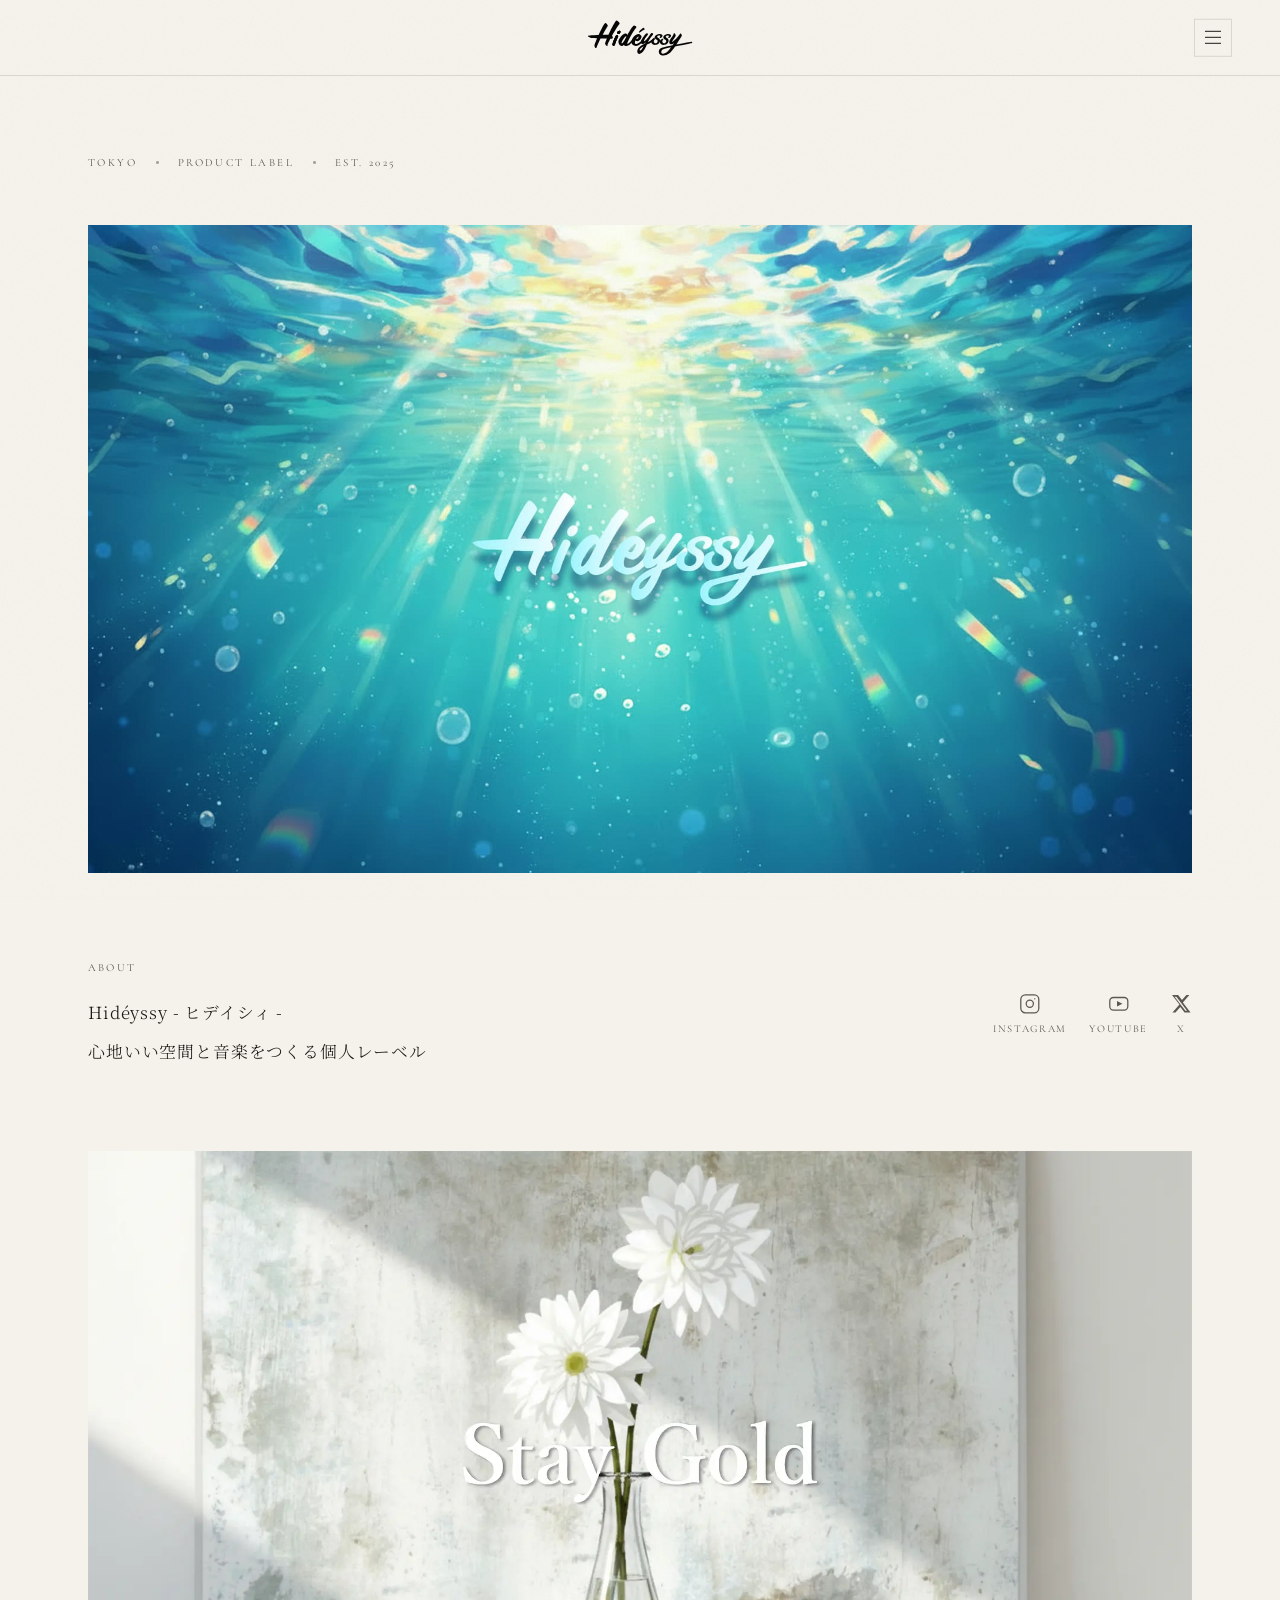
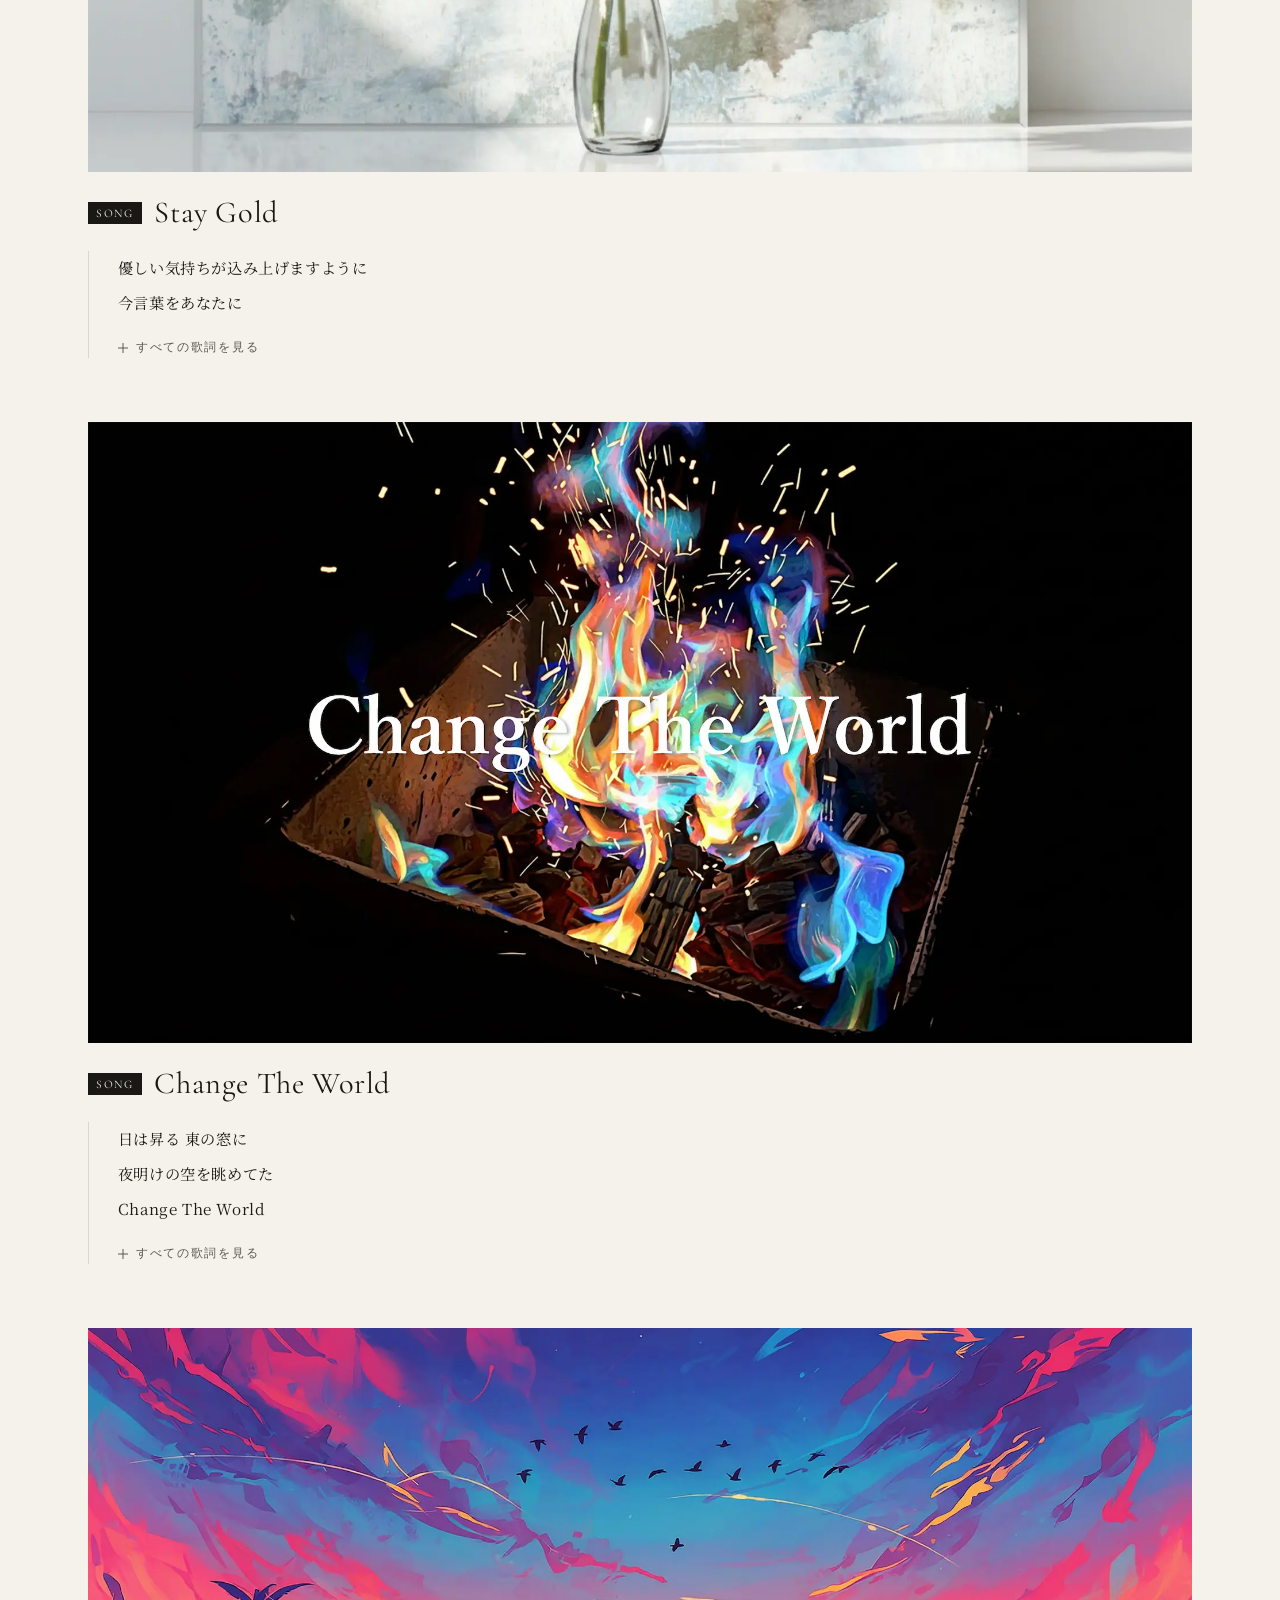
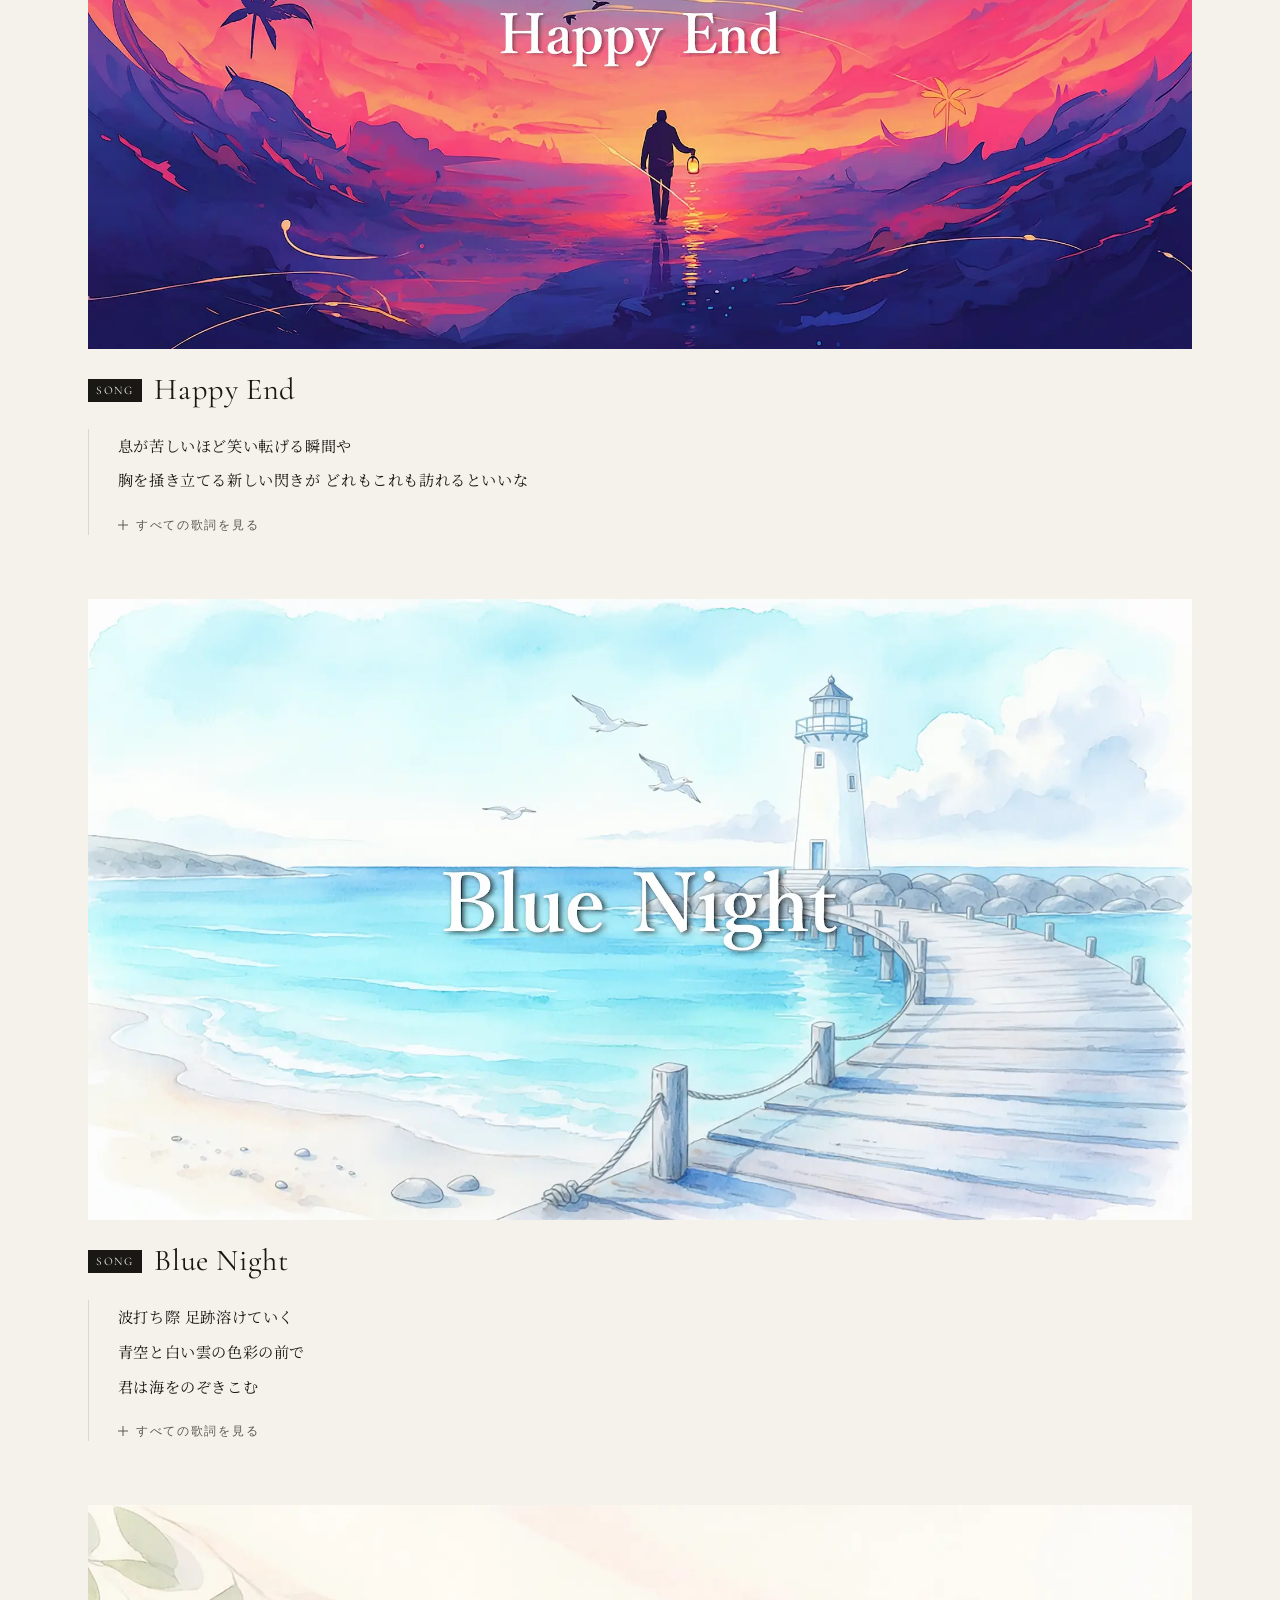
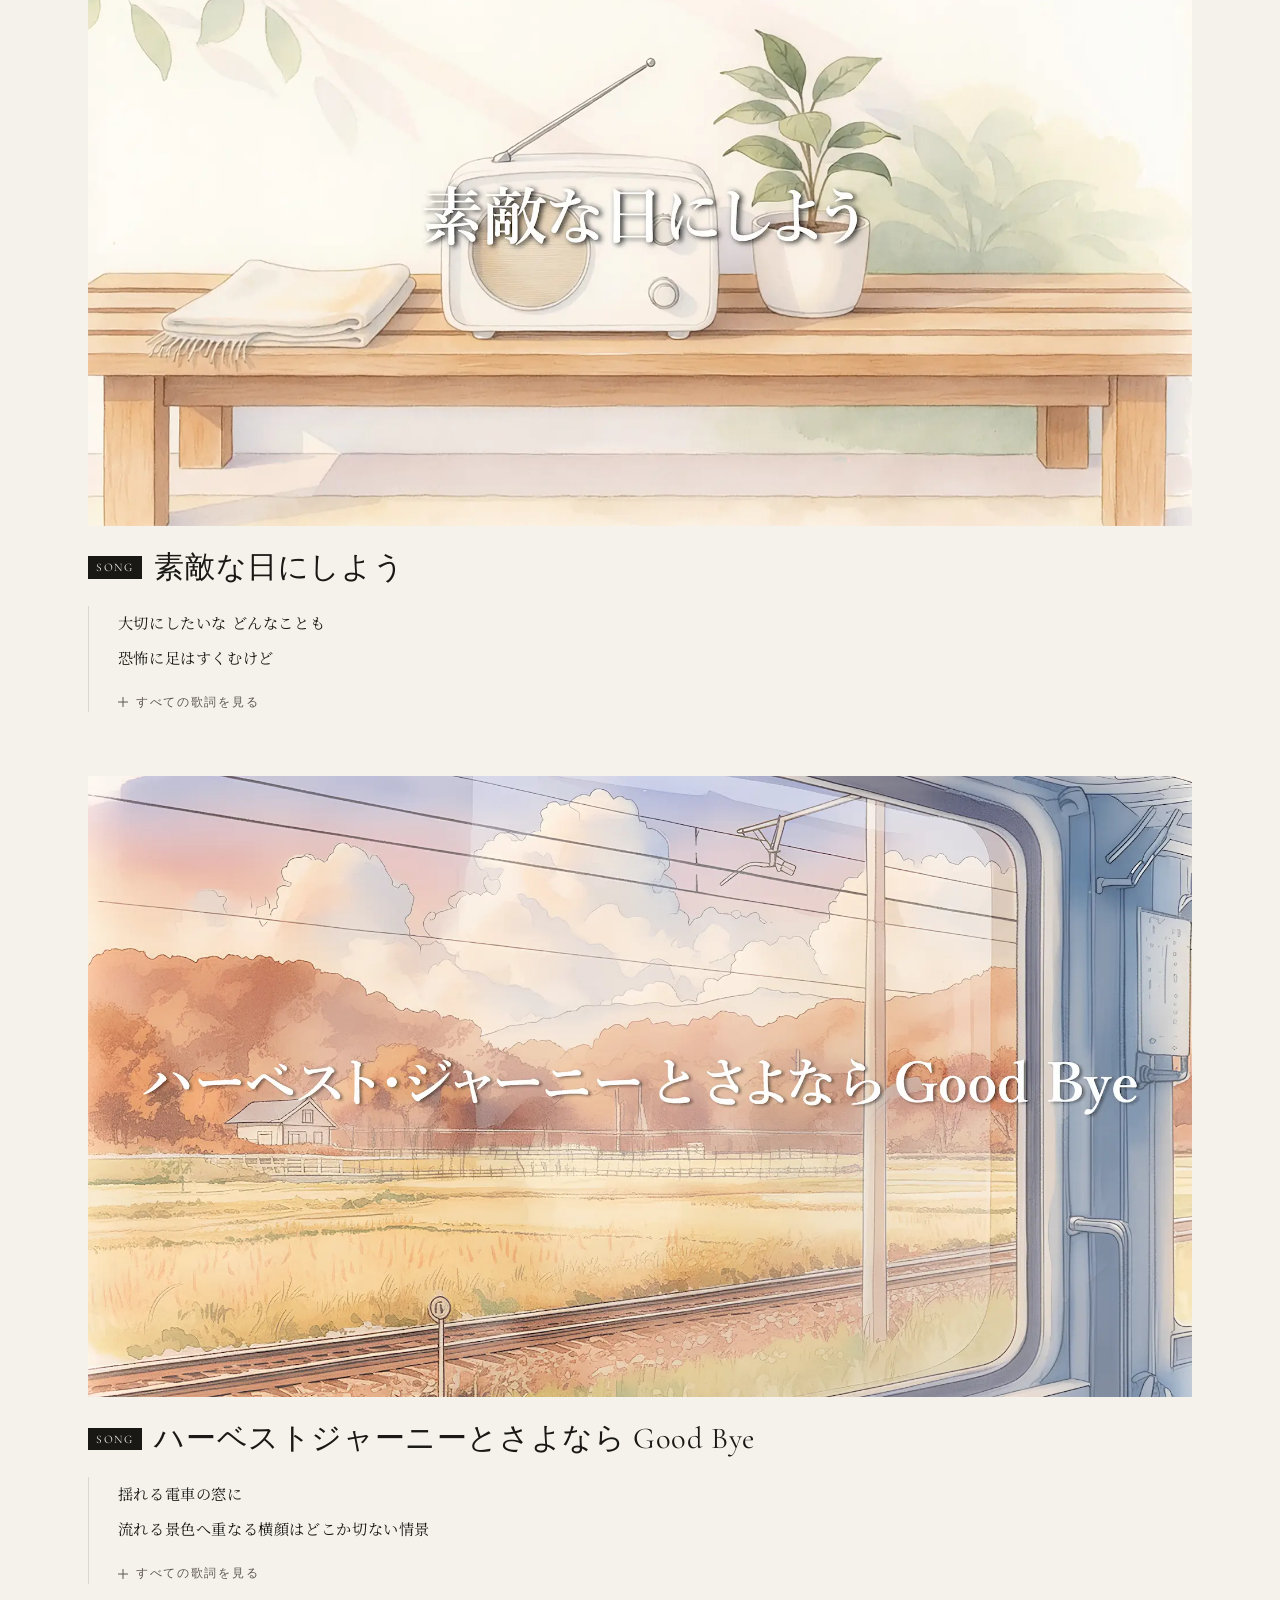
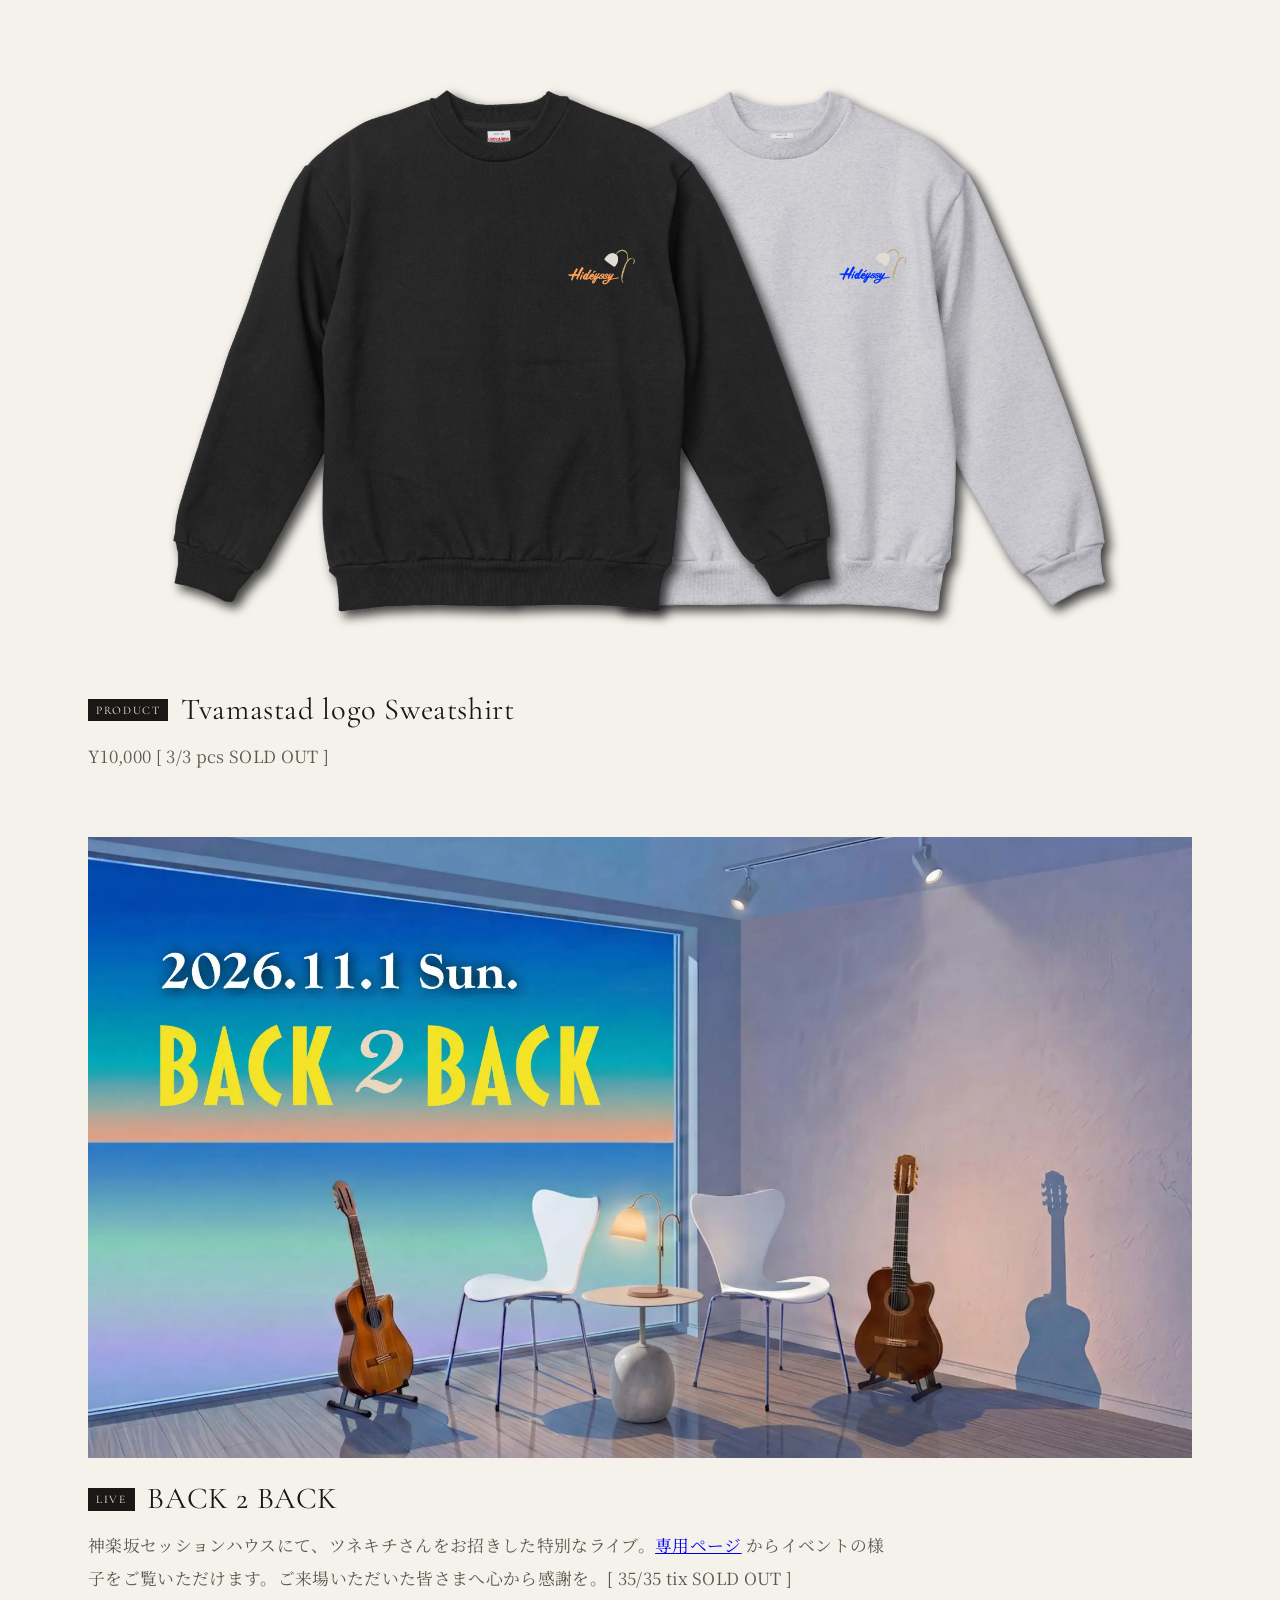
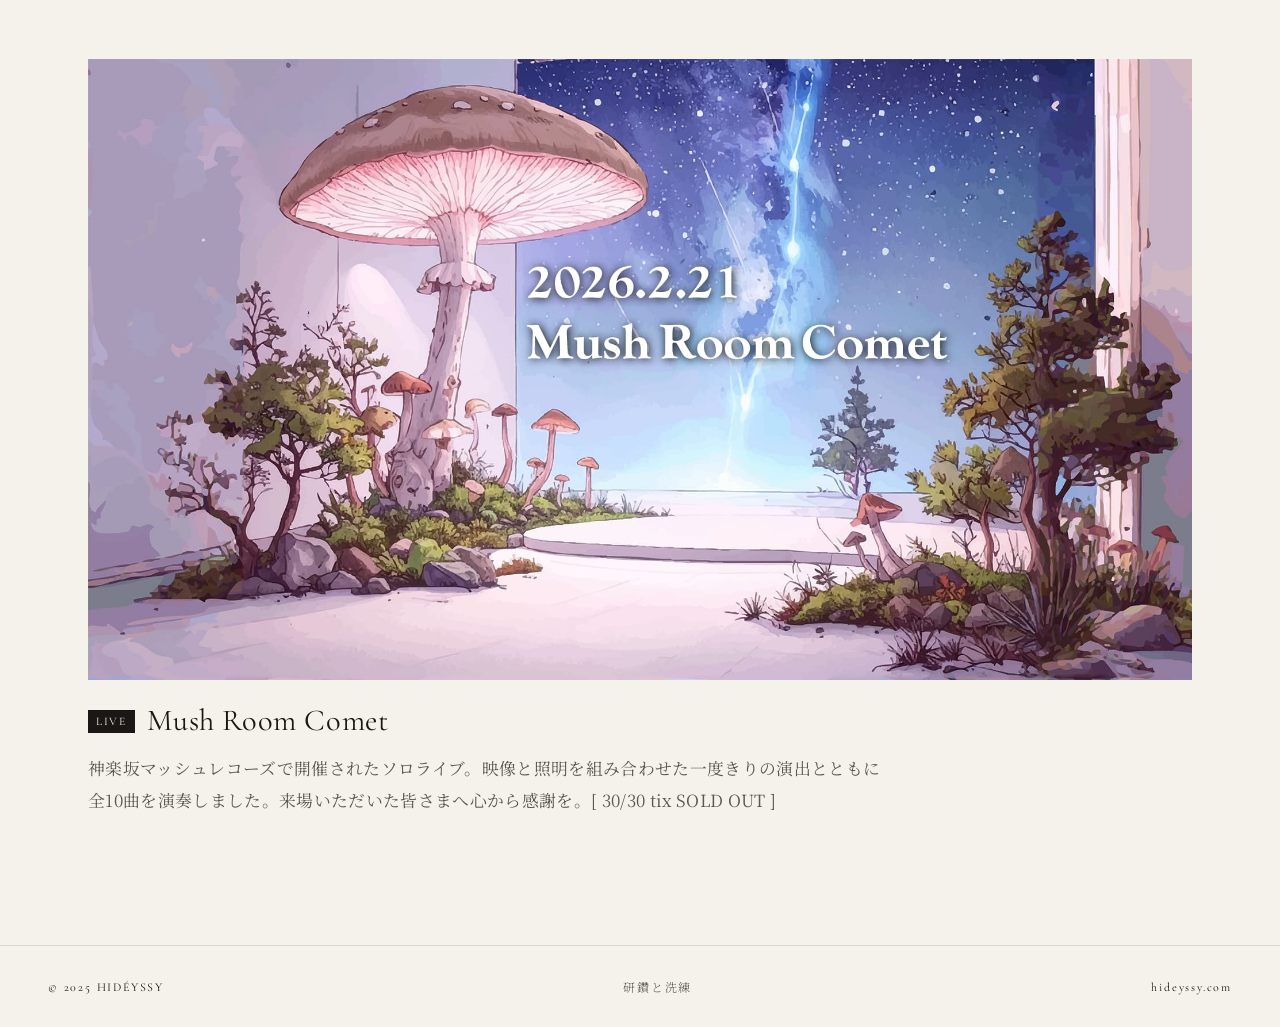
<file: index.html>
<!DOCTYPE html>
<html lang="ja">

<head>
  <meta charset="UTF-8">
  <meta name="viewport" content="width=device-width, initial-scale=1.0">
  <title>Hidéyssy</title>

  <meta name="description" content="Hidéyssy（ヒデイシィ）― 音楽と、空間と、残したいものをつくるプロダクトレーベル。">
  <meta name="keywords"
    content="Hidéyssy, Hideyssy, ヒデイシィ, ヒデイシー, ヒデイシイ, ひでいしぃ, ひでいしー, ひでいしい, プロダクトレーベル, 音楽, Tokyo, ライブ, 刺繍">

  <!-- OGP ここから-->
  <meta property="og:title" content="Hidéyssy">
  <meta property="og:description" content="Things worth keeping. Songs worth feeling. A space worth returning to.">
  <meta property="og:image" content="https://hideyssy.com/images/top/Hideyssy_アーティスト写真_2026_1920×1920.jpg">
  <meta property="og:url" content="https://hideyssy.com">
  <meta property="og:type" content="website">
  <meta property="og:site_name" content="Hidéyssy">
  <meta name="twitter:card" content="summary_large_image">
  <meta name="twitter:title" content="Hidéyssy">
  <meta name="twitter:description" content="Things worth keeping. Songs worth feeling. A space worth returning to.">
  <meta name="twitter:image" content="https://hideyssy.com/images/top/Hideyssy_アーティスト写真_2026_1920×1920.jpg">
  <!-- OGP ここまで-->
  <link rel="icon" type="image/svg+xml" href="/favicon.svg">
  <link rel="preconnect" href="https://fonts.googleapis.com">
  <link rel="preconnect" href="https://fonts.gstatic.com" crossorigin>
  <link
    href="https://fonts.googleapis.com/css2?family=Cormorant+Garamond:ital,wght@0,300;0,400;1,300;1,400&family=Noto+Serif+JP:wght@200;300;400&display=swap"
    rel="stylesheet">
  <link rel="stylesheet" href="assets/css/hideyssy.css">
</head>

<!-- Google tag (gtag.js) -->
<script async src="https://www.googletagmanager.com/gtag/js?id=G-HPJZSSBY6G"></script>
<script>
  window.dataLayer = window.dataLayer || [];
  function gtag() { dataLayer.push(arguments); }
  gtag('js', new Date());

  gtag('config', 'G-HPJZSSBY6G');
</script>

<body>

  <header>
    <a href="/" class="logo">
      <img src="images/common/Hideyssy_normallogo_02_Black.svg" alt="Hidéyssy">
    </a>
    <nav class="header-nav">
      <button class="menu-toggle" type="button" aria-expanded="false" aria-controls="header-menu" aria-label="メニューを開く">
        <span></span>
        <span></span>
        <span></span>
      </button>
      <div class="header-menu" id="header-menu" hidden>
        <div class="filter-options" role="group" aria-label="カードの種類で絞り込む">
          <button class="filter-option is-active" type="button" data-filter="all" aria-pressed="true">All</button>
          <button class="filter-option" type="button" data-filter="song" aria-pressed="false">SONG</button>
          <button class="filter-option" type="button" data-filter="live" aria-pressed="false">Live</button>
          <button class="filter-option" type="button" data-filter="product" aria-pressed="false">Product</button>
          <!-- <button class="filter-option" type="button" data-filter="expt" aria-pressed="false">Expt</button> -->
        </div>
        <a href="/contact" class="nav-item">Contact</a>
      </div>
    </nav>
  </header>

  <main>
    <h1 class="visually-hidden">Hidéyssy（ヒデイシィ）- 心地いい空間と音楽をつくる個人レーベル - </h1>

    <div class="eyebrow">
      <span>Tokyo</span>
      <span class="dot"></span>
      <span>Product Label</span>
      <span class="dot"></span>
      <span>Est. 2025</span>
    </div>

    <div class="hero">
      <img src="images/top/Hideyssy_logo_solo_1920x1080_v2.jpg" alt="Hidéyssy">
    </div>

    <div class="mid-section">
      <div class="description-block">
        <p class="desc-label">About</p>
        <p class="description">
          Hidéyssy &#45; ヒデイシィ &#45;<br>
          心地いい空間と音楽をつくる個人レーベル
        </p>
      </div>

      <nav class="links-block">
        <a href="https://instagram.com/hideyssy" class="sns-link" target="_blank" rel="noopener" aria-label="Instagram">
          <svg class="sns-icon" viewBox="0 0 24 24" fill="none" stroke="currentColor" stroke-width="1.4"
            stroke-linecap="round" stroke-linejoin="round" aria-hidden="true">
            <rect x="2" y="2" width="20" height="20" rx="5" ry="5" />
            <circle cx="12" cy="12" r="4" />
            <circle cx="17.5" cy="6.5" r="0.8" fill="currentColor" stroke="none" />
          </svg>
          <span class="sns-label">Instagram</span>
        </a>
        <a href="https://youtube.com/@hideyssy" class="sns-link" target="_blank" rel="noopener" aria-label="YouTube">
          <svg class="sns-icon" viewBox="0 0 24 24" fill="none" stroke="currentColor" stroke-width="1.4"
            stroke-linecap="round" stroke-linejoin="round" aria-hidden="true">
            <rect x="2" y="5" width="20" height="14" rx="4" />
            <polygon points="10,9 16,12 10,15" fill="currentColor" stroke="none" />
          </svg>
          <span class="sns-label">YouTube</span>
        </a>
        <a href="https://x.com/hideyssy" class="sns-link" target="_blank" rel="noopener" aria-label="X">
          <svg class="sns-icon" viewBox="0 0 24 24" fill="currentColor" aria-hidden="true">
            <path
              d="M18.244 2.25h3.308l-7.227 8.26 8.502 11.24H16.17l-4.714-6.231-5.401 6.231H2.744l7.736-8.845L2.25 2.25h6.775l4.261 5.632zm-1.161 17.52h1.833L7.084 4.126H5.117z" />
          </svg>
          <span class="sns-label">X</span>
        </a>
      </nav>
    </div>


    <!-- ---Works タイムライン カテゴリ：Live / Music / Product ※ 新しいものを上に追加していく（上が最新）--- -->

    <div class="timeline">
      <!-- <a class="card" href="#" target="_blank" rel="noopener">
                <img class="card-img" src="images/works/flyer_イベント名_1920x1080.jpg" alt="イベント名" loading="lazy">
                <h2 class="card-title"><span class="card-category">Live</span><span class="card-title-text">イベントタイトル</span></h2>
                <p class="card-desc">会場・日付・内容など。</p>
            </a> -->


      <!-- Song カード -->
      <!-- <div class="card">
                <img class="card-img" src="images/works/artwork_曲名_1920x1080.jpg" alt="楽曲タイトル" loading="lazy">
                <h2 class="card-title"><span class="card-category">SONG</span><span class="card-title-text">楽曲タイトル</span></h2>
                <div class="lyrics-block">
                    <p class="lyrics-preview">
                        冒頭の歌詞2〜3行をここに書く<br>
                        2行目<br>
                        3行目
                    </p>
                    <div class="lyrics-full" id="lyrics-template-example">
                        <br>
                        続きの歌詞をここに書く<br>
                        4行目<br>
                        5行目<br>
                        <br>
                        6行目<br>
                        7行目
                    </div>
                    <button class="lyrics-toggle" aria-expanded="false">
                        <span class="lyrics-toggle-icon"></span>
                        <span class="lyrics-toggle-label">すべての歌詞を見る</span>
                    </button>
                </div>
            </div> -->


      <!-- Product カード -->
      <!-- <a class="card" href="#" target="_blank" rel="noopener">
                <img class="card-img" src="images/works/product_アイテム名_1920x1080.jpg" alt="アイテム名" loading="lazy">
                <h2 class="card-title"><span class="card-category">Product</span><span class="card-title-text">アイテム名</span></h2>
                <p class="card-desc">素材・サイズ・価格など。</p>
            </a> -->

      <!-- Song カード -->
      <div class="card">
        <img class="card-img" src="images/works/artwork_Stay-Gold_1920x1080.webp" alt="Stay Gold" loading="lazy">
        <h2 class="card-title"><span class="card-category">SONG</span><span class="card-title-text">Stay Gold</span>
        </h2>
        <div class="lyrics-block">
          <p class="lyrics-preview">
            優しい気持ちが込み上げますように<br>
            今言葉をあなたに<br>
          </p>
          <div class="lyrics-full" id="lyrics-stay-gold">
            空気が揺れるその中に 音が響くその間に<br>
            色も形もない香りもしない想いを詰め込んだ<br>
            聞こえていますか 届いていますか<br>
            <br>
            "Stay Gold"<br>
            Longing is hotter than fire in some cases, and love is intense.<br>
            You know what I mean.<br>
            <!-- &lt; 憧れは炎より時に熱く 愛は激しい。言いたいこと わかるでしょ。 &gt; <br> -->
            <br>
            Baby ずっと恋焦がれた<br>
            燃えるような熱い想いを灯して 透き通ってく<br>
            ずっと憧れは Stay Gold<br>
            <br>
            素直な表現方法を 素敵な文章構成を<br>
            この詩にこの私に与えてください<br>
            花に水をあげるように潅ぐメロディ 届くように<br>
            さぁ身を委ね 身体揺らせ<br>
            力は抜いて聞いてくれ<br>
            <br>
            Stay Gold ×4<br>
            <br>
            Baby ずっと恋焦がれた<br>
            燃えるような熱い想いを灯して 透き通ってく<br>
            ずっと憧れた 溶けるような長いキスをしよう<br>
          </div>
          <button class="lyrics-toggle" aria-expanded="false">
            <span class="lyrics-toggle-icon"></span>
            <span class="lyrics-toggle-label">すべての歌詞を見る</span>
          </button>
        </div>
      </div>

      <!-- Song カード -->
      <div class="card">
        <img class="card-img" src="images/works/artwork_Change-The-World_1920x1080.webp" alt="Change The World"
          loading="lazy">
        <h2 class="card-title"><span class="card-category">SONG</span><span class="card-title-text">Change The
            World</span></h2>
        <div class="lyrics-block">
          <p class="lyrics-preview">
            日は昇る 東の窓に<br>
            夜明けの空を眺めてた<br>
            Change The World
          </p>
          <div class="lyrics-full" id="lyrics-change-the-world">
            <br>
            Eyes that hold a smile,<br>
            Even here, inside a dark without a shore,<br>
            I can still reach for a wish,<br>
            Still, still fold my hands in prayer.<br>
            With these arms, with these lips,<br>
            Still carrying a quiet ember,<br>
            I search the night for something that glows,<br>
            and I believe it's there.<br>
            <br>
            Change The World —<br>
            This is the moment the night begins to break.<br>
            Change The World —<br>
            Now breathe and set it free.<br>
            Make a wish.<br>
            <br>
            日は昇る 東の窓に<br>
            夜明けの朝に湧き立つ Coffee Flavor<br>
            火は灯る 胸の奥に<br>
            薪をくべるように この旋律が<br>
            この音色が 心に触れたら いいな<br>
            <br>
            Change The World ×2<br>
            積荷をおろして<br>
            Change The World ×2<br>
            しがらみをほどいて<br>
            <br>
            地平へ火が灯る<br>
            夜明けの空に湧き立つ Coffee Flavor<br>
            日が昇る 両目の中に<br>
            薪をくべるように 夜の闇を溶かして<br>
            <br>
            その瞳を濁さずに 気持ちを曇らさずに<br>
            U Change The World 内側に<br>
            <!-- <br>
            &lt; 微笑みをやどした瞳、たとえここが、岸のない暗闇の中でも、&gt;<br>
            &lt; それでも願いに手を伸ばせる、それでもまだ静かに手を合わせる。&gt;<br>
            &lt; この腕で、この唇で、静かな火種をまだ抱きながら、&gt;<br>
            &lt; 私は夜を探し歩く、輝くものを求めて。&gt;<br>
            &lt; そして、それは必ずあると信じている。&gt;<br>
            <br>
            &lt; チェンジザ・ワールドーー&gt;<br>
            &lt; 今、夜が明け始める瞬間。&gt;<br>
            &lt; チェンジザ・ワールドーー&gt;<br>
            &lt; さあ息を吸って、解き放って。&gt;<br>
            &lt; 願いを込めて。&gt;<br> -->
          </div>
          <button class="lyrics-toggle" aria-expanded="false">
            <span class="lyrics-toggle-icon"></span>
            <span class="lyrics-toggle-label">すべての歌詞を見る</span>
          </button>
        </div>
      </div>

      <!-- Song カード -->
      <div class=" card">
        <img class="card-img" src="images/works/artwork_Happy-End_1920x1080.webp" alt="Happy End" loading="lazy">
        <h2 class="card-title"><span class="card-category">SONG</span><span class="card-title-text">Happy End</span>
        </h2>
        <div class="lyrics-block">
          <p class="lyrics-preview">
            息が苦しいほど笑い転げる瞬間や<br>
            胸を掻き立てる新しい閃きが どれもこれも訪れるといいな
          </p>
          <div class="lyrics-full" id="lyrics-happy-end">
            挫折の中で掴んだものが君の宝だ<br>
            小さな約束を守り続けよう<br>
            その先にある 必ず出会う光<br>
            <br>
            春は曙 夜と朝の移ろう継ぎ目に目が覚めた<br>
            夜明け前 光射すまで 滲む隙間に藤色の空<br>
            夢物語より 趣深い景色<br>
            慈しみたいのに涙が溢れそう<br>
            <br>
            ずっと信じてるハッピーエンド<br>
            今も手繰り寄せるハッピーエンド<br>
            道のりを記す 物語の続きを綴る<br>
            ずっと信じてるハッピーエンド<br>
            <br>
            朝日が差し込む東の窓辺の向こう<br>
            鳥の囀りが聴こえる<br>
            斜光が夜空を蒼く染めていく<br>
            幸せを願い歌ってる<br>
            <br>
            ずっと信じてるハッピーエンド<br>
            今も手繰り寄せるハッピーエンド<br>
            道のりを記す 物語の続きを綴る<br>
            ずっと信じてるハッピーエンド<br>
            <br>
            道のりを記す 物語の続きを綴る<br>
            ずっと信じてるハッピーエンド<br>
            朝日が差し込む東の窓辺の向こう<br>
            鳥の囀りが聴こえる<br>
            愛する人よ 気流を掴んで<br>
            希望の火を灯してよ<br>
          </div>
          <button class="lyrics-toggle" aria-expanded="false">
            <span class="lyrics-toggle-icon"></span>
            <span class="lyrics-toggle-label">すべての歌詞を見る</span>
          </button>
        </div>
      </div>

      <!-- Song カード -->
      <div class="card">
        <img class="card-img" src="images/works/artwork_Blue-Night_1920x1080.webp" alt="Blue Night" loading="lazy">
        <h2 class="card-title"><span class="card-category">SONG</span><span class="card-title-text">Blue Night</span>
        </h2>
        <div class="lyrics-block">
          <p class="lyrics-preview">
            波打ち際 足跡溶けていく<br>
            青空と白い雲の色彩の前で<br>
            君は海をのぞきこむ<br>
          </p>
          <div class="lyrics-full" id="lyrics-blue-night">
            波音と潮風が躍る<br>
            <br>
            Salt on my lips, the horizon turns to gold,<br>
            This fleeting moment seems so beautiful.<br>
            The sea reached out to you without a word.<br>
            Still, something always stays.<br>
            Close my eyes.<br>
            <br>
            淡くほろ苦い Sweet Memories<br>
            砂浜に打ち寄せる波<br>
            あの日夢見ていた景色<br>
            ノスタルジックにふと思い出した Blue Night<br>
          </div>
          <button class="lyrics-toggle" aria-expanded="false">
            <span class="lyrics-toggle-icon"></span>
            <span class="lyrics-toggle-label">すべての歌詞を見る</span>
          </button>
        </div>
      </div>

      <!-- Song カード -->
      <div class="card">
        <img class="card-img" src="images/works/artwork_素敵な日にしよう_1920x1080.webp" alt="素敵な日にしよう" loading="lazy">
        <h2 class="card-title" id="sutekina-hi-ni-shiyou"><span class="card-category">SONG</span><span class="card-title-text">素敵な日にしよう</span></h2>
        <div class="lyrics-block">
          <p class="lyrics-preview">
            大切にしたいな どんなことも<br>
            恐怖に足はすくむけど
          </p>
          <div class="lyrics-full" id="lyrics-sutekina-hi-ni-shiyou">
            きっと「一度立ち止まる時間」をくれているんだろう<br>
            その先へは勇気とともに行け<br>
            <br>
            誠実でいたいな どんな時も<br>
            躓いて足を挫いても<br>
            「ずっと泥濘に目を向けてていいのか」と問われているんだろう<br>
            答えは胸の中にいつもある<br>
            <br>
            僕らの記憶に何を残す<br>
            <br>
            Oh 日々を彩る 全ての出来事<br>
            ねぇどう受け取る 素敵な日にしよう<br>
            Oh 日々を彩る 全ての出来事<br>
            ねぇどう受け取る 素敵な日にしよう<br>
            素敵な日にしよう<br>
          </div>
          <button class="lyrics-toggle" aria-expanded="false">
            <span class="lyrics-toggle-icon"></span>
            <span class="lyrics-toggle-label">すべての歌詞を見る</span>
          </button>
        </div>
      </div>
      
      <!-- Song カード -->
      <div class="card">
        <img class="card-img" src="images/works/artwork_ハーベストジャーニーとさよなら-Good-Bye_1920x1080.webp"
          alt="ハーベストジャーニーとさよなら-Good-Bye" loading="lazy">
        <h2 class="card-title"><span class="card-category">SONG</span><span class="card-title-text">ハーベストジャーニーとさよなら Good
            Bye</span></h2>
        <div class="lyrics-block">
          <p class="lyrics-preview">
            揺れる電車の窓に<br>
            流れる景色へ重なる横顔はどこか切ない情景
          </p>
          <div class="lyrics-full" id="lyrics-harvest-journey-and-sayonara-goodbye">
            稲穂がなびいてる<br>
            <br>
            旅の行く末に 何を得たのだろうか<br>
            何を学んだだろうかと ぼんやり考える<br>
            きっと日々の暮らしから距離をとることで<br>
            洗い流されてく 見つめ直す大事なこと<br>
            <br>
            谷を下って 丘を越え<br>
            モヤモヤは空の彼方へ<br>
            苦い経験のその先へ<br>
            連れて行ってくれ<br>
            <br>
            揺れる電車の窓に<br>
            流れる景色へ重なる横顔はどこか切ない情景<br>
            稲穂がなびいてる<br>
            長い旅の帰り道<br>
            思い出と染みついた BGM<br>
            ポケットには くしゃくしゃ包み紙に紛れた切符がある<br>
            <br>
            揺れる電車を見送る<br>
            <br>
            アイスとホット迷うなコーヒー<br>
            包み込むメロディ<br>
            陽気な天気に冷たい風<br>
            昼と夜の狭間を 向かう行く先<br>
            東は青 でも振り向けばもう茜色<br>
            溶ける夕日に色づく雲<br>
            幸せなひと時に涙が出そうです<br>
            <br>
            さよなら Good Bye またいつか See You ×8
          </div>
          <button class="lyrics-toggle" aria-expanded="false">
            <span class="lyrics-toggle-icon"></span>
            <span class="lyrics-toggle-label">すべての歌詞を見る</span>
          </button>
        </div>
      </div>

      <!-- Product カード -->
      <!-- リンクが必要な場合: <div class="card"> を <a class="card" href="URL" target="_blank" rel="noopener"> に変える -->
      <div class="card">
        <img class="card-img" src="images/works/product_tvamastad-logo-15oz-crew-neck-sweatshirt_black_1920x1080.png"
          alt="トヴォマスタッドロゴトレーナー" loading="lazy">
        <h2 class="card-title"><span class="card-category">Product</span><span class="card-title-text">Tvamastad logo
            Sweatshirt</span></h2>
        <p class="card-desc">Y10,000 [ 3/3 pcs SOLD OUT ]</p>
      </div>

      <!-- Liveカード -->
      <!-- リンクが必要な場合: <div class="card"> を <a class="card" href="URL" target="_blank" rel="noopener"> に変える -->
      <div class="card">
        <img class="card-img" src="images/backtoback/BACK-2-BACK_1920×1080.webp" alt="BACK 2 BACK" loading="lazy">
        <h2 class="card-title"><span class="card-category">Live</span><span class="card-title-text">BACK 2 BACK</span>
        </h2>
        <p class="card-desc">神楽坂セッションハウスにて、ツネキチさんをお招きした特別なライブ。<a href="/back2back">専用ページ</a> からイベントの様子をご覧いただけます。ご来場いただいた皆さまへ心から感謝を。[ 35/35 tix SOLD OUT ] </p>
        <!-- <p class="card-desc"><a href="/back2back">専用ページ</a> からイベントの様子をご覧いただけます。</p> -->
      </div>

      <!-- Liveカード -->
      <!-- リンクが必要な場合: <div class="card"> を <a class="card" href="URL" target="_blank" rel="noopener"> に変える -->
      <div class="card">
        <img class="card-img" src="images/works/flyer_mush-room-comet_20260221_1920x1080.jpg" alt="Mush Room Comet"
          loading="lazy">
        <h2 class="card-title"><span class="card-category">Live</span><span class="card-title-text">Mush Room
            Comet</span></h2>
        <p class="card-desc">神楽坂マッシュレコーズで開催されたソロライブ。映像と照明を組み合わせた一度きりの演出とともに全10曲を演奏しました。来場いただいた皆さまへ心から感謝を。[ 30/30
          tix SOLD OUT ]</p>
      </div>

      <!-- Games カード -->
      <!-- <div class="card card--games">
        <img class="card-img" src="images/works/games_2048-tetris_1920x1080.webp" alt="Games" loading="lazy">
        <h2 class="card-title"><span class="card-category">Expt</span><span class="card-title-text">Games</span></h2>
        <p class="card-desc">ゲームを設置してみました。遊んでいってください。</p>
        <div class="games-links">
          <a href="/games/2048.html" class="game-link">2048 <span class="arrow">↗</span></a>
          <a href="/games/tetris.html" class="game-link">Tetris <span class="arrow">↗</span></a>
        </div>
      </div> -->

      <!-- Liveカード -->
      <!-- リンクが必要な場合: <div class="card"> を <a class="card" href="URL" target="_blank" rel="noopener"> に変える -->
      <!-- <div class="card">
        <img class="card-img" src="images/works/flyer_20260424_不忍通りふれあい館_1920x1080.jpg"
          alt="不忍通りふれあいホール 春のお楽しみ音楽会 vol.2" loading="lazy">
        <h2 class="card-title"><span class="card-category">Live</span><span class="card-title-text">春のお楽しみ音楽会</span></h2>
        <p class="card-desc">
          2026.4.26 Sun. 不忍通りふれあい館 地下1階ホール不忍通りふれあい館 地下1階ホール 入場料無料<br>
          13:05 OPEN / 13:15 START<br>
          Hidéyssy は 15:35 からの出演予定です。<br>
          場所：東京都文京区根津２丁目20-7（東京メトロ千代田線「根津」駅より徒歩2分）<br>
          みずのさん、種間菌さんたちにホールでのイベントにお誘いいただきました。ご予約不要です。ぜひ、遊びに来てください。[ Free ]
        </p>
      </div> -->

    </div>

  </main>

  <footer>
    <span class="footer-left">© 2025 Hidéyssy</span>
    <span class="footer-center">研鑽と洗練</span>
    <span class="footer-right">hideyssy.com</span>
  </footer>

  <!-- <span class="vert-text">Hidéyssy — mmxxvi</span> -->

  <script src="assets/js/main.js"></script>

</body>

</html>
</file>
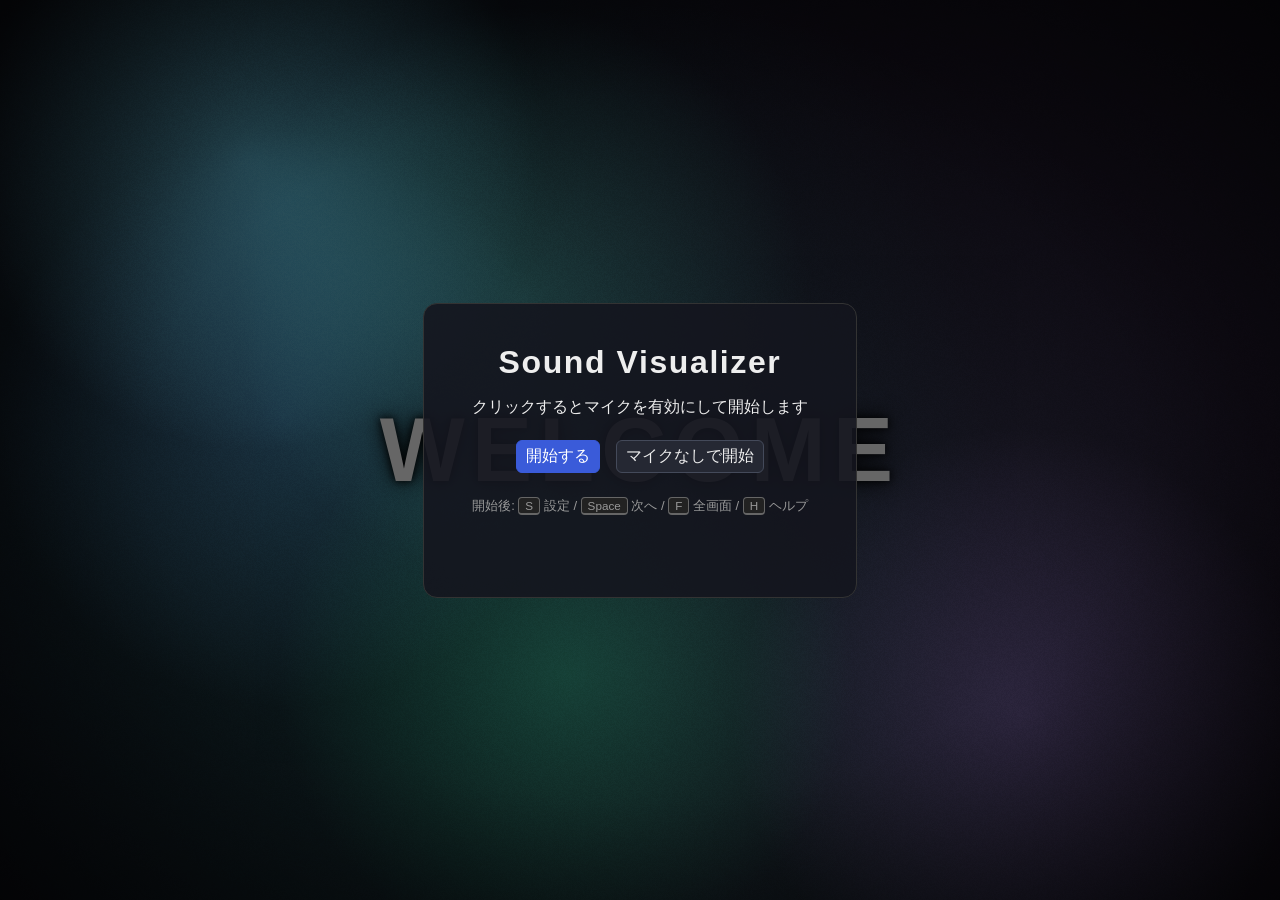
<file: visualizer/index.html>
<!DOCTYPE html>
<html lang="ja">
<head>
  <meta charset="UTF-8">
  <meta name="viewport" content="width=device-width, initial-scale=1, viewport-fit=cover">
  <title>Sound Visualizer</title>
  <link rel="stylesheet" href="css/style.css">
</head>
<body>
  <div id="stage">
    <div id="visual-layers"></div>
    <div id="finish">
      <div id="vignette"></div>
      <div id="grain"></div>
    </div>
    <img id="logo" class="off" alt="">
    <div id="text-wrap"></div>
  </div>

  <div id="start-overlay">
    <div class="start-box">
      <h1>Sound Visualizer</h1>
      <p>クリックするとマイクを有効にして開始します</p>
      <button id="start-btn" class="primary">開始する</button>
      <button id="start-silent-btn">マイクなしで開始</button>
      <p class="hint">開始後: <kbd>S</kbd> 設定 / <kbd>Space</kbd> 次へ / <kbd>F</kbd> 全画面 / <kbd>H</kbd> ヘルプ</p>
      <p id="start-error" class="error"></p>
    </div>
  </div>

  <div id="toast"></div>

  <div id="help" class="hidden">
    <h2>キー操作</h2>
    <table>
      <tr><td><kbd>Space</kbd></td><td>次へ（対象は「設定」タブで変更可）</td></tr>
      <tr><td><kbd>→</kbd> / <kbd>←</kbd></td><td>文字を次へ / 前へ</td></tr>
      <tr><td><kbd>↓</kbd> / <kbd>↑</kbd></td><td>映像を次へ / 前へ</td></tr>
      <tr><td><kbd>T</kbd></td><td>文字の表示 / 非表示</td></tr>
      <tr><td><kbd>L</kbd></td><td>ロゴの表示 / 非表示</td></tr>
      <tr><td><kbd>F</kbd></td><td>全画面の切り替え</td></tr>
      <tr><td><kbd>S</kbd></td><td>設定パネルの表示 / 非表示</td></tr>
      <tr><td><kbd>H</kbd></td><td>このヘルプ</td></tr>
    </table>
    <p>外部ディスプレイで使うには、このウィンドウを外部ディスプレイへドラッグしてから <kbd>F</kbd> を押すか、「設定」タブの「全画面で表示」を使ってください。</p>
    <p>キー操作はこのウィンドウを選択（クリック）している間だけ有効です。</p>
  </div>

  <aside id="panel" class="hidden">
    <header>
      <nav id="tabs">
        <button data-tab="texts" class="active">文字</button>
        <button data-tab="visuals">映像</button>
        <button data-tab="style">文字スタイル</button>
        <button data-tab="logo">ロゴ</button>
        <button data-tab="presets">プリセット</button>
        <button data-tab="settings">設定</button>
      </nav>
      <button id="panel-close" title="閉じる (S)">✕</button>
    </header>

    <section data-tab-body="texts" class="tab-body active">
      <div class="row nav-row">
        <button id="text-prev">◀ 前</button>
        <span id="text-pos" class="pos"></span>
        <button id="text-next">次 ▶</button>
      </div>
      <label class="check"><input type="checkbox" data-bind="showText"> 文字を表示する</label>
      <p class="note">番号をクリックするとその文字へ切り替わります。入力欄で Enter を押すと改行、Esc で入力を終了します。空欄にすると文字なしになります。</p>
      <ol id="text-list" class="item-list"></ol>
      <div class="row">
        <button id="text-add">＋ 追加</button>
        <button id="text-add-clock">＋ 時計</button>
        <button id="text-add-countdown">＋ カウントダウン</button>
      </div>
      <div class="row">
        <button id="text-import-replace">テキストを読み込み（置き換え）</button>
        <button id="text-import-append">テキストを読み込み（末尾に追加）</button>
        <button id="text-export">テキストに書き出し</button>
      </div>
      <p class="note">テキストファイルは 1 行に 1 項目です（UTF-8）。項目の中の改行は <code>\n</code> と書きます（書き出し時も自動でこの形になります）。</p>
      <label class="field">文字の切り替え演出
        <select data-bind="transition.text">
          <option value="fade">フェード</option>
          <option value="blur">ぼかし</option>
          <option value="zoom">ズーム</option>
          <option value="rise">浮かび上がる</option>
        </select>
      </label>
      <label class="field">切り替えにかける時間 <span class="val" data-val="fade.text"></span>秒
        <input type="range" min="0" max="6" step="0.1" data-bind="fade.text">
      </label>
      <label class="check"><input type="checkbox" data-bind="autoText.enabled"> 文字を自動で切り替える</label>
      <label class="field">自動切り替えの間隔 <span class="val" data-val="autoText.seconds"></span>秒
        <input type="range" min="3" max="120" step="1" data-bind="autoText.seconds">
      </label>

      <h3>時計・カウントダウン</h3>
      <p class="note">文字の中に <code>{clock}</code>（時刻）、<code>{date}</code>（日付）、<code>{countdown}</code>（残り時間）と書くと、その部分が自動で更新されます。例: <code>開演まで {countdown}</code></p>
      <label class="check"><input type="checkbox" data-bind="clock.seconds"> 時計に秒を表示する</label>
      <div class="field">カウントダウンする時間
        <div class="row duration">
          <label><input type="number" min="0" max="99" step="1" data-bind="countdown.hours"> 時間</label>
          <label><input type="number" min="0" max="59" step="1" data-bind="countdown.minutes"> 分</label>
          <label><input type="number" min="0" max="59" step="1" data-bind="countdown.seconds"> 秒</label>
        </div>
      </div>
      <p class="note">カウントダウンを含む文字が表示された時に数え始めます（表示されるたびに最初から）。</p>
      <div class="row">
        <button id="countdown-restart">カウントダウンを最初からやり直す</button>
      </div>
      <label class="field">カウントダウン終了後に表示する文字
        <input type="text" data-bind="countdown.endText">
      </label>
    </section>

    <section data-tab-body="visuals" class="tab-body">
      <div class="row nav-row">
        <button id="visual-prev">◀ 前</button>
        <span id="visual-pos" class="pos"></span>
        <button id="visual-next">次 ▶</button>
      </div>
      <p class="note">番号をクリックするとその映像へ切り替わります。背景画像は映像とセットで切り替わります。</p>
      <ol id="visual-list" class="item-list"></ol>
      <div class="row">
        <button id="visual-add">＋ 追加</button>
      </div>

      <h3>背景画像の表示</h3>
      <p class="note">背景画像を設定した映像すべてに共通の設定です。</p>
      <label class="field">画像の合わせ方
        <select data-bind="background.fit">
          <option value="cover">画面いっぱいに広げる（はみ出た部分は切れる）</option>
          <option value="contain">画像全体を表示する（余白は黒）</option>
        </select>
      </label>
      <label class="field">映像の重ね方
        <select data-bind="background.blend">
          <option value="screen">光として重ねる（スクリーン）</option>
          <option value="lighten">明るい方を表示する（比較・明）</option>
          <option value="overlay">画像になじませる（オーバーレイ）</option>
        </select>
      </label>
      <label class="field">映像の濃さ <span class="val" data-val="background.visualOpacity"></span>
        <input type="range" min="0" max="1" step="0.01" data-bind="background.visualOpacity">
      </label>
      <label class="field">画像の暗さ <span class="val" data-val="background.dim"></span>
        <input type="range" min="0" max="0.95" step="0.01" data-bind="background.dim">
      </label>
      <label class="field">画像のぼかし <span class="val" data-val="background.blur"></span>
        <input type="range" min="0" max="3" step="0.05" data-bind="background.blur">
      </label>
      <label class="check"><input type="checkbox" data-bind="background.motion"> 画像をゆっくり動かす（長時間の投影向け）</label>
      <label class="check"><input type="checkbox" data-bind="background.react"> 画像を音に合わせてわずかにズーム</label>
      <p class="note">各項目の「調整」を開くと、その映像だけの速さ・反応の強さ・明るさを変えられます。</p>
      <label class="field">映像の切り替え演出
        <select data-bind="transition.visual">
          <option value="fade">フェード</option>
          <option value="zoom">ズーム</option>
          <option value="blur">ぼかし</option>
          <option value="slide">スライド</option>
        </select>
      </label>
      <label class="field">切り替えにかける時間 <span class="val" data-val="fade.visual"></span>秒
        <input type="range" min="0" max="10" step="0.1" data-bind="fade.visual">
      </label>
      <label class="check"><input type="checkbox" data-bind="finish"> フィルム調の仕上げ（画面の四隅をわずかに暗くし、細かな粒子感を加える）</label>
      <label class="check"><input type="checkbox" data-bind="autoVisual.enabled"> 映像を自動で切り替える</label>
      <label class="field">自動切り替えの間隔 <span class="val" data-val="autoVisual.minutes"></span>分
        <input type="range" min="0.5" max="30" step="0.5" data-bind="autoVisual.minutes">
      </label>
    </section>

    <section data-tab-body="style" class="tab-body">
      <h3>文字の見た目</h3>
      <p class="note">ここでの設定はすべての文字に共通で、切り替え後もそのまま引き継がれます。</p>
      <label class="field">フォント
        <select data-bind="textStyle.font" id="font-select"></select>
      </label>
      <label class="field">太さ
        <select data-bind="textStyle.weight">
          <option value="300">細い</option>
          <option value="400">標準</option>
          <option value="700">太字</option>
          <option value="900">極太</option>
        </select>
      </label>
      <label class="field">サイズ <span class="val" data-val="textStyle.size"></span>
        <input type="range" min="2" max="40" step="0.5" data-bind="textStyle.size">
      </label>
      <label class="field">横位置 <span class="val" data-val="textStyle.x"></span>%
        <input type="range" min="0" max="100" step="1" data-bind="textStyle.x">
      </label>
      <label class="field">縦位置 <span class="val" data-val="textStyle.y"></span>%
        <input type="range" min="0" max="100" step="1" data-bind="textStyle.y">
      </label>
      <label class="field">行揃え
        <select data-bind="textStyle.align">
          <option value="left">左</option>
          <option value="center">中央</option>
          <option value="right">右</option>
        </select>
      </label>
      <label class="field">文字間隔 <span class="val" data-val="textStyle.letterSpacing"></span>
        <input type="range" min="-0.1" max="0.6" step="0.01" data-bind="textStyle.letterSpacing">
      </label>
      <label class="field">行間 <span class="val" data-val="textStyle.lineHeight"></span>
        <input type="range" min="0.8" max="2.5" step="0.05" data-bind="textStyle.lineHeight">
      </label>
      <div class="row colors">
        <label>文字色 <input type="color" data-bind="textStyle.color"></label>
        <label>アウトライン色 <input type="color" data-bind="textStyle.outlineColor"></label>
        <label>影の色 <input type="color" data-bind="textStyle.shadowColor"></label>
      </div>
      <label class="field">アウトラインの太さ <span class="val" data-val="textStyle.outlineWidth"></span>
        <input type="range" min="0" max="0.2" step="0.005" data-bind="textStyle.outlineWidth">
      </label>
      <label class="field">影のぼかし <span class="val" data-val="textStyle.shadowBlur"></span>
        <input type="range" min="0" max="1" step="0.01" data-bind="textStyle.shadowBlur">
      </label>
      <label class="field">文字の不透明度 <span class="val" data-val="textStyle.opacity"></span>
        <input type="range" min="0.1" max="1" step="0.01" data-bind="textStyle.opacity">
      </label>

      <h3>音への反応</h3>
      <p class="note">オンにした反応だけが有効になります。複数を同時にオンにできます。</p>
      <div class="reaction-grid">
        <button class="toggle" data-toggle="reactions.pulse">脈動<small>音量に合わせて拡大</small></button>
        <button class="toggle" data-toggle="reactions.glow">発光<small>音量に合わせて光る</small></button>
        <button class="toggle" data-toggle="reactions.shake">揺れ<small>ビートで揺れる</small></button>
        <button class="toggle" data-toggle="reactions.color">色変化<small>映像の色に染まる</small></button>
      </div>
      <label class="field">反応の強さ <span class="val" data-val="reactions.strength"></span>
        <input type="range" min="0.1" max="3" step="0.05" data-bind="reactions.strength">
      </label>
      <div class="row">
        <button id="style-reset">スタイルを初期値に戻す</button>
      </div>
    </section>

    <section data-tab-body="logo" class="tab-body">
      <h3>ロゴ</h3>
      <p class="note">映像や文字を切り替えても、ロゴは常に同じ位置に表示されます。背景が透明な PNG がおすすめです。</p>
      <div class="row">
        <img id="logo-thumb" class="thumb logo-thumb hidden" alt="">
        <span id="logo-none" class="note">ロゴ画像が未設定です</span>
      </div>
      <div class="row">
        <button id="logo-pick">ロゴ画像を選ぶ</button>
        <button id="logo-clear">ロゴ画像を外す</button>
      </div>
      <label class="check"><input type="checkbox" data-bind="logo.enabled"> ロゴを表示する（<kbd>L</kbd> キーでも切り替え）</label>
      <label class="field">表示位置
        <select data-bind="logo.position">
          <option value="top-left">左上</option>
          <option value="top-center">上中央</option>
          <option value="top-right">右上</option>
          <option value="center">中央</option>
          <option value="bottom-left">左下</option>
          <option value="bottom-center">下中央</option>
          <option value="bottom-right">右下</option>
        </select>
      </label>
      <label class="field">サイズ（画面の高さに対する割合） <span class="val" data-val="logo.size"></span>%
        <input type="range" min="3" max="60" step="0.5" data-bind="logo.size">
      </label>
      <label class="field">画面端からの余白 <span class="val" data-val="logo.margin"></span>%
        <input type="range" min="0" max="15" step="0.5" data-bind="logo.margin">
      </label>
      <label class="field">不透明度 <span class="val" data-val="logo.opacity"></span>
        <input type="range" min="0.05" max="1" step="0.01" data-bind="logo.opacity">
      </label>
    </section>

    <section data-tab-body="presets" class="tab-body">
      <h3>プリセット</h3>
      <p class="note">今の設定（文字・映像・背景画像・文字スタイル・ロゴ・切り替え演出など）に名前を付けて保存し、イベントごとに呼び出せます。マイクの設定は含まれません。</p>
      <div class="row">
        <input type="text" id="preset-name" placeholder="プリセット名（例: 夏祭り）" style="flex:1">
        <button id="preset-save" class="primary">保存</button>
      </div>
      <ol id="preset-list" class="item-list preset-list"></ol>
      <p id="preset-empty" class="note">保存されたプリセットはまだありません。</p>
      <p class="note">プリセットは「設定」タブの「設定をファイルに書き出し」にも含まれます。</p>
    </section>

    <section data-tab-body="settings" class="tab-body">
      <h3>マイク</h3>
      <p class="note">状態: <span id="mic-status">未接続</span>（途切れた場合は自動で再接続します）</p>
      <div class="row">
        <select id="device-select"></select>
        <button id="mic-restart">マイクを再接続</button>
      </div>
      <div class="meter"><div id="meter-bar"></div></div>
      <label class="field">感度 <span class="val" data-val="audio.sensitivity"></span>
        <input type="range" min="0.2" max="4" step="0.05" data-bind="audio.sensitivity">
      </label>
      <label class="check"><input type="checkbox" data-bind="audio.autoGain"> 自動ゲイン（周りの音量に合わせて反応を自動調整）</label>

      <h3>操作</h3>
      <label class="field">スペースキーで切り替えるもの
        <select data-bind="spaceTarget">
          <option value="both">文字と映像の両方</option>
          <option value="text">文字のみ</option>
          <option value="visual">映像のみ</option>
        </select>
      </label>

      <h3>表示</h3>
      <div class="row">
        <select id="screen-select"><option value="">このディスプレイ</option></select>
        <button id="fullscreen-btn" class="primary">全画面で表示</button>
      </div>
      <p class="note">ディスプレイ一覧が出ない場合は、ウィンドウを外部ディスプレイへドラッグしてから <kbd>F</kbd> を押してください。</p>
      <label class="field">描画の解像度
        <select data-bind="renderScale">
          <option value="1">高画質 (100%)</option>
          <option value="0.75">標準 (75%)</option>
          <option value="0.5">軽量 (50%)</option>
        </select>
      </label>

      <h3>設定の保存</h3>
      <p class="note">設定は自動でこのブラウザに保存されます。別のPCへ移す時はファイルに書き出してください（背景画像とロゴも含まれます）。</p>
      <div class="row">
        <button id="settings-export">設定をファイルに書き出し</button>
        <button id="settings-import">設定ファイルを読み込み</button>
      </div>
      <div class="row">
        <button id="help-btn">キー操作のヘルプ</button>
      </div>
    </section>
  </aside>

  <input type="file" id="file-input" accept=".txt,.json,text/plain,application/json" hidden>

  <script src="js/palettes.js"></script>
  <script src="js/images.js"></script>
  <script src="js/gl.js"></script>
  <script src="js/audio.js"></script>
  <script src="js/patterns.js"></script>
  <script src="js/patterns-geo.js"></script>
  <script src="js/visualizer.js"></script>
  <script src="js/text-overlay.js"></script>
  <script src="js/store.js"></script>
  <script src="js/ui.js"></script>
  <script src="js/main.js"></script>
</body>
</html>
</file>
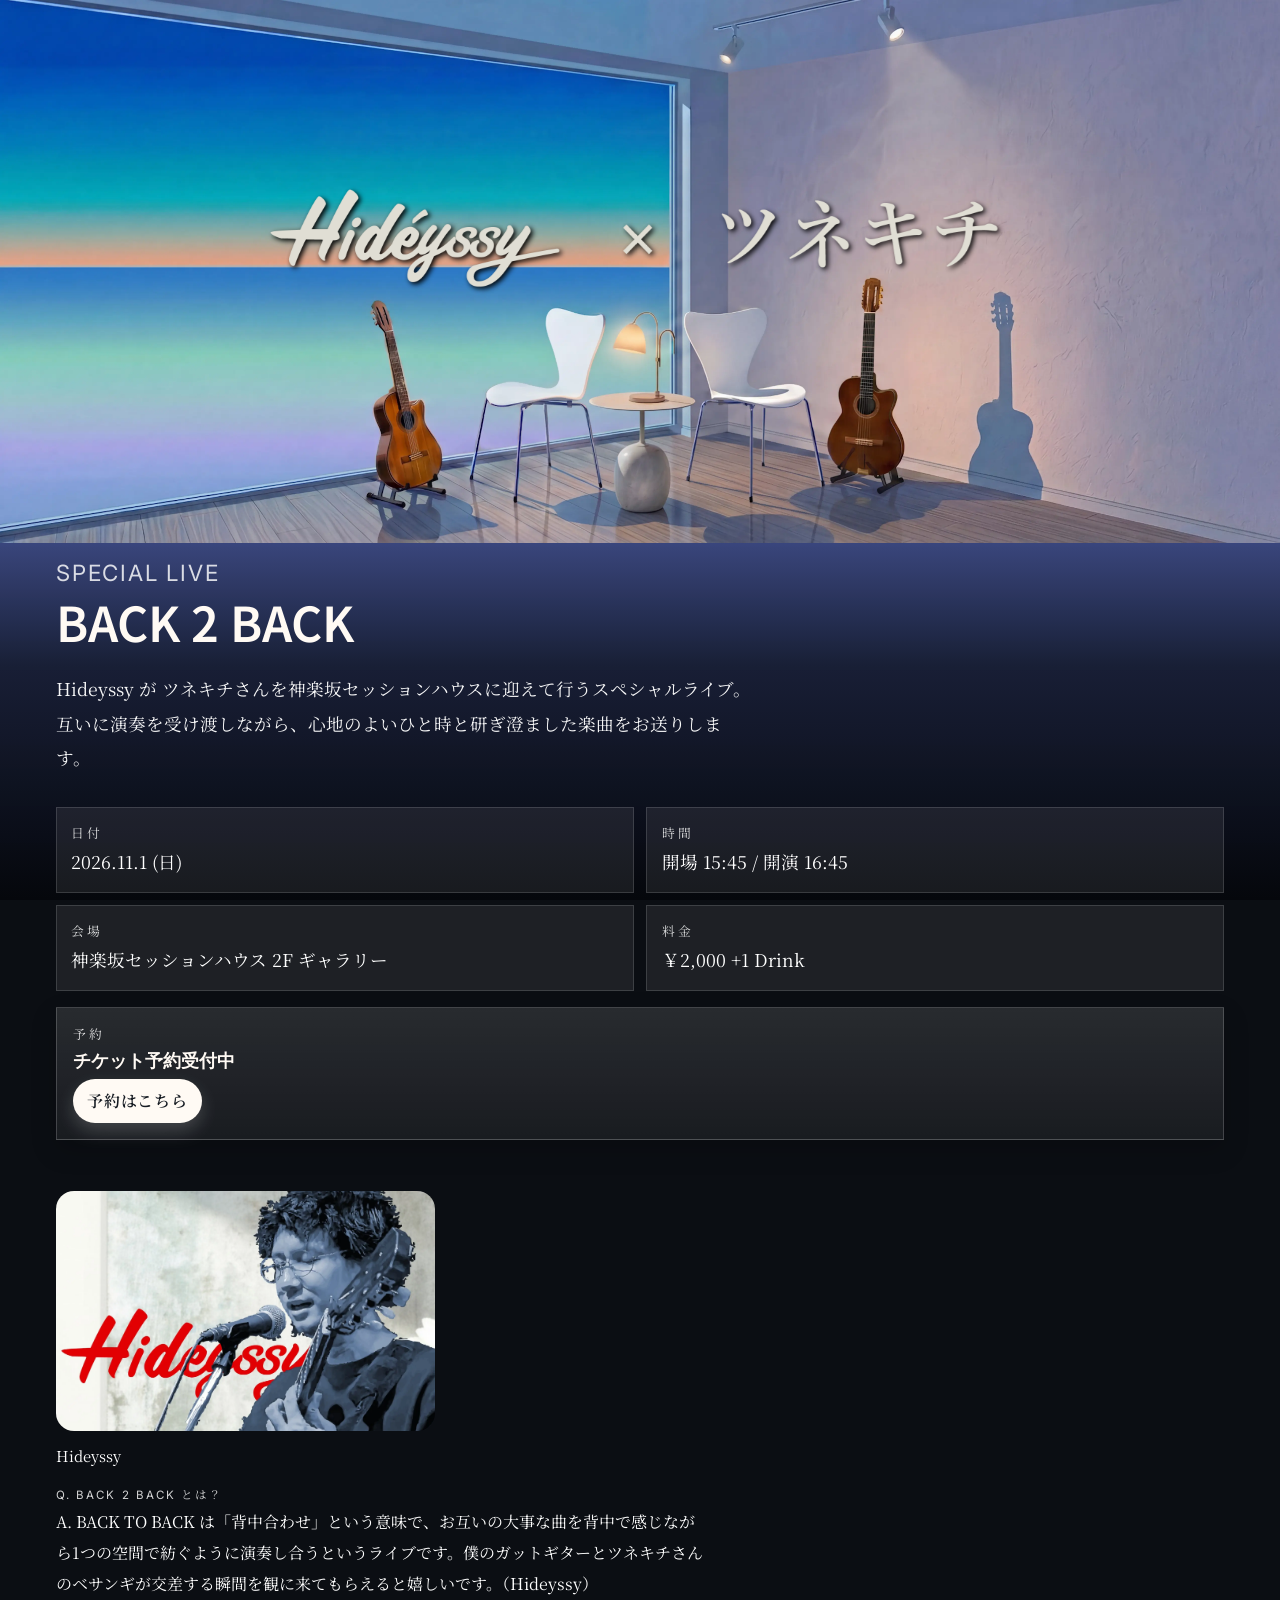
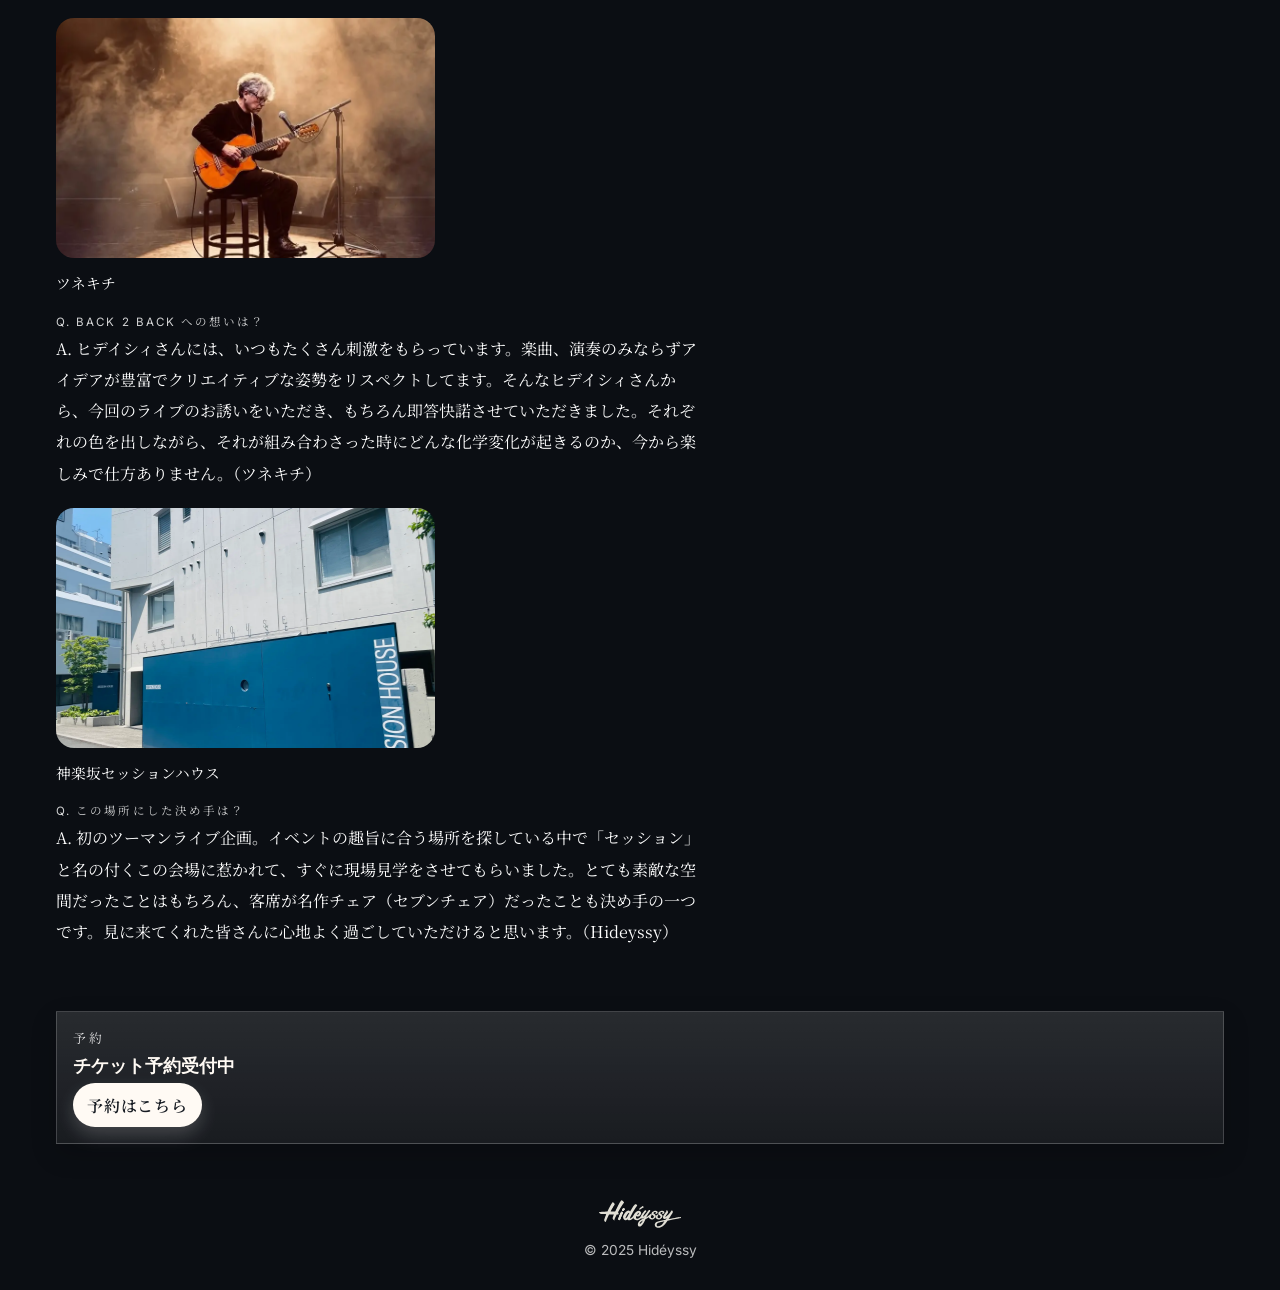
<file: back2back.html>
<!DOCTYPE html>
<html lang="ja">

<head>
  <meta charset="UTF-8" />
  <meta name="viewport" content="width=device-width, initial-scale=1.0" />
  <title>BACK 2 BACK — Hidéyssy</title>
  <meta name="description" content="Hidéyssy × ツネキチのスペシャルライブ BACK 2 BACK の特設ページ" />
  <link rel="icon" type="image/svg+xml" href="/favicon.svg">
  <link rel="preconnect" href="https://fonts.googleapis.com" />
  <link rel="preconnect" href="https://fonts.gstatic.com" crossorigin />
  <link
    href="https://fonts.googleapis.com/css2?family=Cormorant+Garamond:wght@300;400;500;600&family=Noto+Sans+JP:wght@300;400;500;600&family=Noto+Serif+JP:wght@200;300;400;500&family=Playfair+Display:wght@400;500;600;700&family=Inter:wght@300;400;500;600&display=swap"
    rel="stylesheet" />
  <style>
    :root {
      --progress: 0;
      --panel: rgba(255, 255, 255, 0.08);
      --text: #ffffff;
      --muted: rgba(255, 255, 255, 0.88);
      --soft: rgba(255, 255, 255, 0.72);
    }

    * {
      box-sizing: border-box;
      margin: 0;
      padding: 0;
    }

    html,
    body {
      height: 100%;
    }

    body {
      font-family: "Inter", "Noto Serif JP", Arial, sans-serif;
      color: #fff;
      background: #0b0e13;
      overflow-x: hidden;
    }

    /* 画面全体の色変化（明るい初期 → スクロールで暗くなる） */
    body::before {
      content: "";
      position: fixed;
      inset: 0;
      z-index: -3;
      background:
        linear-gradient(180deg,
          rgba(255, 247, 235, 0.97) 0%,
          rgba(255, 224, 186, 0.94) 10%,
          rgba(255, 192, 160, 0.90) 22%,
          rgba(170, 190, 255, 0.82) 40%,
          rgba(78, 95, 170, 0.78) 58%,
          rgba(27, 34, 60, 0.86) 74%,
          rgba(5, 7, 12, 0.98) 100%);
      opacity: calc(0.18 + (1 - var(--progress)) * 0.82);
      transition: opacity 260ms ease;
    }

    body::after {
      content: "";
      position: fixed;
      inset: 0;
      z-index: -2;
      background:
        linear-gradient(180deg,
          rgba(255, 255, 255, 0.02) 0%,
          rgba(255, 255, 255, 0.00) 35%,
          rgba(0, 0, 0, 0.08) 65%,
          rgba(0, 0, 0, 0.55) 100%);
      opacity: calc(0.00 + var(--progress) * 0.90);
      transition: opacity 280ms ease;
    }

    a {
      color: inherit;
      text-decoration: none;
    }

    header {
      position: sticky;
      top: 0;
      z-index: 20;
      display: flex;
      justify-content: center;
      align-items: center;
      min-height: 52px;
      padding: 8px 1rem;
      background: rgba(245, 242, 236, 0.88);
      backdrop-filter: blur(12px);
      -webkit-backdrop-filter: blur(12px);
      border-bottom: 1px solid rgba(0, 0, 0, 0.08);
    }

    .brand {
      display: block;
      margin-left: auto;
      margin-right: auto;
      width: 88px;
      height: auto;
      transition: opacity .25s ease;
    }

    .brand:hover {
      opacity: .6;
    }

    main {
      position: relative;
      z-index: 1;
    }

    .content {
      width: 100%;
      max-width: 1200px;
      margin: 0 auto;
      padding: 0 1rem 3rem;
      display: grid;
      gap: 1rem;
    }

    .summary-card {
      padding-top: 0;
      display: grid;
      gap: .05rem;
    }

    .summary-kicker {
      font-family: "Inter", "Noto Serif JP", sans-serif;
      text-transform: uppercase;
      letter-spacing: .08em;
      font-size: 1.4rem;
      color: rgba(255, 255, 255, 0.82);
    }

    .summary-title {
      font-family: "Noto Sans JP", "Cormorant Garamond", Georgia, serif;
      font-size: clamp(3rem, 3vw, 1.75rem);
      font-weight: 600;
      color: #fffaf4;
    }

    .lead {
      font-family: "Noto Serif JP", serif;
      font-size: 1.1rem;
      line-height: 1.95;
      color: rgba(255, 255, 255, 0.96);
      max-width: 70ch;
      margin-bottom: 1rem;
    }

    .detail-grid {
      display: grid;
      grid-template-columns: repeat(2, minmax(0, 1fr));
      gap: .8rem;
    }

    .detail-card {
      border: 1px solid rgba(255, 255, 255, 0.14);
      background: rgba(255, 255, 255, 0.08);
      padding: .9rem;
      display: grid;
      gap: .25rem;
    }

    .ticket-card {
      border: 1px solid rgba(255, 255, 255, 0.18);
      background: linear-gradient(180deg, rgba(255, 255, 255, 0.12), rgba(255, 255, 255, 0.06));
      padding: 1rem;
      display: grid;
      gap: .35rem;
      box-shadow: 0 10px 24px rgba(0, 0, 0, 0.18);
    }

    .ticket-label {
      text-transform: uppercase;
      letter-spacing: .24em;
      font-size: .8rem;
      color: rgba(255, 255, 255, 0.86);
    }

    .ticket-price {
      font-family: "Playfair Display", "Cormorant Garamond", Georgia, serif;
      font-size: clamp(1.1rem, 2.3vw, 1.1rem);
      font-weight: 600;
      color: #fffaf4;
    }

    .ticket-note {
      font-family: "Noto Serif JP", serif;
      font-size: 1.1rem;
      line-height: 1.8;
      color: rgba(255, 255, 255, 0.95);
    }

    .ticket-button {
      display: inline-flex;
      align-items: center;
      justify-content: center;
      width: fit-content;
      padding: .65rem .9rem;
      border-radius: 999px;
      background: #fffaf4;
      color: #161b22;
      font-weight: 600;
      letter-spacing: .04em;
      box-shadow: 0 8px 18px rgba(255, 255, 255, 0.18);
    }

    .detail-label {
      text-transform: uppercase;
      letter-spacing: .22em;
      font-size: .8rem;
      color: rgba(255, 255, 255, 0.82);
    }

    .detail-value {
      font-family: "Noto Serif JP", serif;
      font-size: 1.1rem;
      line-height: 1.8;
      color: #fff;
    }

    .story {
      width: 100%;
      max-width: 1200px;
      margin: 0 auto;
      padding: 0 1rem 4rem;
      display: grid;
      gap: 1rem;
    }

    .q {
      text-transform: uppercase;
      letter-spacing: .18em;
      font-size: .72rem;
      color: rgba(255, 255, 255, 0.82);
      margin-bottom: .25rem;
    }

    .a {
      font-family: "Noto Serif JP", serif;
      font-size: 1rem;
      line-height: 1.95;
      color: #fff;
      max-width: 72ch;
    }

    .gallery {
      display: grid;
      grid-template-columns: repeat(3, 1fr);
      gap: 1rem;
      margin-top: .2rem;
    }

    .photo {
      overflow: hidden;
      background: transparent;
    }

    .photo img {
      width: 100%;
      height: 240px;
      object-fit: cover;
      display: block;
      border-radius: 18px;
    }

    .photo-caption {
      padding: .75rem 0 0;
      font-family: "Noto Serif JP", serif;
      font-size: .92rem;
      line-height: 1.8;
      color: #fff;
    }

    .top-photo {
      width: 100%;
      max-width: 1920px;
      display: block;
      margin: 0rem auto 2rem;
      border-radius: 0;
      object-fit: cover;
      box-shadow: none;
    }

    .top-wrap {
      position: relative;
      width: 100%;
      max-width: 1920px;
      margin: 0 auto 1rem;
    }

    .top-wrap .top-photo {
      margin: 0;
      display: block;
      width: 100%;
    }

    .top-text {
      position: absolute;
      top: 45%;
      left: 50%;
      transform: translate(-50%, -50%);
      width: 100%;
      max-width: 750px;
      opacity: 0;
      animation: fadein 2.0s ease forwards;
      animation-delay: 0.6s;
    }

    footer {
      text-align: center;
      color: rgba(255, 255, 255, 0.82);
      font-size: .86rem;
      padding: 0 1rem 2rem;
    }

    @media (max-width: 1024px) {
      .gallery {
        grid-template-columns: 1fr 1fr;
      }
    }

    @media (max-width: 720px) {
      header {
        min-height: 48px;
        padding: 8px .9rem;
      }

      .brand {
        width: 78px;
      }

      .gallery {
        grid-template-columns: 1fr;
      }

      .top-photo {
        width: 100%;
        border-radius: 0px;
        aspect-ratio: 4 / 3;
      }

      .break {
        display: block;
        font-size: 1.1rem;
      }

      .break-hide {
        display: block;
        font-size: 0;
      }

      .top-text {
        width: 75%;
      }
    }

    @keyframes fadein {
      from {
        opacity: 0;
      }

      to {
        opacity: 1;
      }
    }
  </style>
</head>

<body>
  <main>
    <div class="top-wrap">
      <img class="top-photo" src="images/backtoback/BACK-2-BACK_キービジュアル_v2_アップスケール_16対9_5096×2160.webp" alt="BACK 2 BACK キービジュアル" />
      <img class="top-text" src="images/backtoback/Hideyssy×ツネキチ_WEB用テキストロゴ_2062×330.png"
        alt="Hideyssy × ツネキチ テキストロゴ" />
    </div>

    <section class="content">
      <div class="summary-card">
        <div class="summary-kicker">Special Live</div>
        <div class="summary-title">BACK 2 BACK</div>
      </div>

      <p class="lead">
        Hideyssy が ツネキチさんを神楽坂セッションハウスに迎えて行うスペシャルライブ。互いに演奏を受け渡しながら、心地のよいひと時と研ぎ澄ました楽曲をお送りします。
      </p>

      <div class="detail-grid">
        <article class="detail-card">
          <div class="detail-label">日付</div>
          <div class="detail-value">2026.11.1 (日)</div>
        </article>
        <article class="detail-card">
          <div class="detail-label">時間</div>
          <div class="detail-value">開場 15:45<span class="break-hide"> / </span>開演 16:45</div>
        </article>
        <article class="detail-card">
          <div class="detail-label">会場</div>
          <div class="detail-value"><a href="https://maps.app.goo.gl/HMFQtCcq6zXdpXsr8" target="_blank" rel="noopener noreferrer">神楽坂セッションハウス 2F ギャラリー</a></div>
        </article>
        <article class="detail-card">
          <div class="detail-label">料金</div>
          <div class="detail-value">￥2,000 <span class="break">+1 Drink</span></div>
        </article>
      </div>

      <article class="ticket-card" id="ticket">
        <div class="ticket-label">予約</div>
        <div class="ticket-price">チケット予約受付中</div>
        <!-- <p class="ticket-note">チケット情報は随時更新します。予約開始時はこのブロックから案内をお届けします。</p> -->
        <a class="ticket-button" href="https://forms.gle/wYgBkZED8WdNR29w6" target="_blank"
          rel="noopener noreferrer">予約はこちら</a>
      </article>
    </section>

    <section class="story">
      <div class="gallery">
        <article class="photo">
          <img src="images/backtoback/Hideyssy_Photo.webp" alt="Hideyssy Photo" />
          <div class="photo-caption">Hideyssy</div>
        </article>
      </div>

      <article>
        <p class="q">Q. BACK 2 BACK とは？</p>
        <p class="a">A. BACK TO BACK は「背中合わせ」という意味で、お互いの大事な曲を背中で感じながら1つの空間で紡ぐように演奏し合うというライブです。僕のガットギターとツネキチさんのベサンギが交差する瞬間を観に来てもらえると嬉しいです。（Hideyssy）</p>
      </article>

      <div class="gallery">
        <article class="photo">
          <img src="images/backtoback/ツネキチ_Photo.webp" alt="ツネキチ Photo" />
          <div class="photo-caption">ツネキチ</div>
        </article>
      </div>

      <article>
        <p class="q">Q. BACK 2 BACK への想いは？</p>
        <p class="a">A. ヒデイシィさんには、いつもたくさん刺激をもらっています。楽曲、演奏のみならずアイデアが豊富でクリエイティブな姿勢をリスペクトしてます。そんなヒデイシィさんから、今回のライブのお誘いをいただき、もちろん即答快諾させていただきました。それぞれの色を出しながら、それが組み合わさった時にどんな化学変化が起きるのか、今から楽しみで仕方ありません。（ツネキチ）</p>
      </article>

      <div class="gallery">
        <article class="photo">
          <img src="images/backtoback/session-house.webp" alt="セッションハウス外観" />
          <div class="photo-caption">神楽坂セッションハウス</div>
        </article>
      </div>

      <article>
        <p class="q">Q. この場所にした決め手は？</p>
        <p class="a">A. 初のツーマンライブ企画。イベントの趣旨に合う場所を探している中で「セッション」と名の付くこの会場に惹かれて、すぐに現場見学をさせてもらいました。とても素敵な空間だったことはもちろん、客席が名作チェア（セブンチェア）だったことも決め手の一つです。見に来てくれた皆さんに心地よく過ごしていただけると思います。（Hideyssy）</p>
      </article>
    </section>

    <section class="content">
      <article class="ticket-card" id="ticket">
        <div class="ticket-label">予約</div>
        <div class="ticket-price">チケット予約受付中</div>
        <!-- <p class="ticket-note">チケット情報は随時更新します。予約開始時はこのブロックから案内をお届けします。</p> -->
        <a class="ticket-button" href="https://forms.gle/wYgBkZED8WdNR29w6" target="_blank"
          rel="noopener noreferrer">予約はこちら</a>
      </article>
    </section>

  </main>

  <footer>
    <a href="/">
      <img class="brand" src="images/common/Hideyssy_normallogo_01_White.svg" alt="Hidéyssy" />
    </a>
    <div style="margin-top:.35rem; color:rgba(255,255,255,.72);">© 2025 Hidéyssy</div>
  </footer>

  <script>
    const setParallax = () => {
      const y = window.scrollY || window.pageYOffset || 0;
      const h = document.documentElement.scrollHeight - window.innerHeight;
      const progress = h > 0 ? Math.min(1, y / h) : 0;
      document.documentElement.style.setProperty('--progress', progress.toFixed(3));
    };

    window.addEventListener('scroll', setParallax, { passive: true });
    window.addEventListener('resize', setParallax);
    setParallax();
  </script>
</body>

</html>
</file>
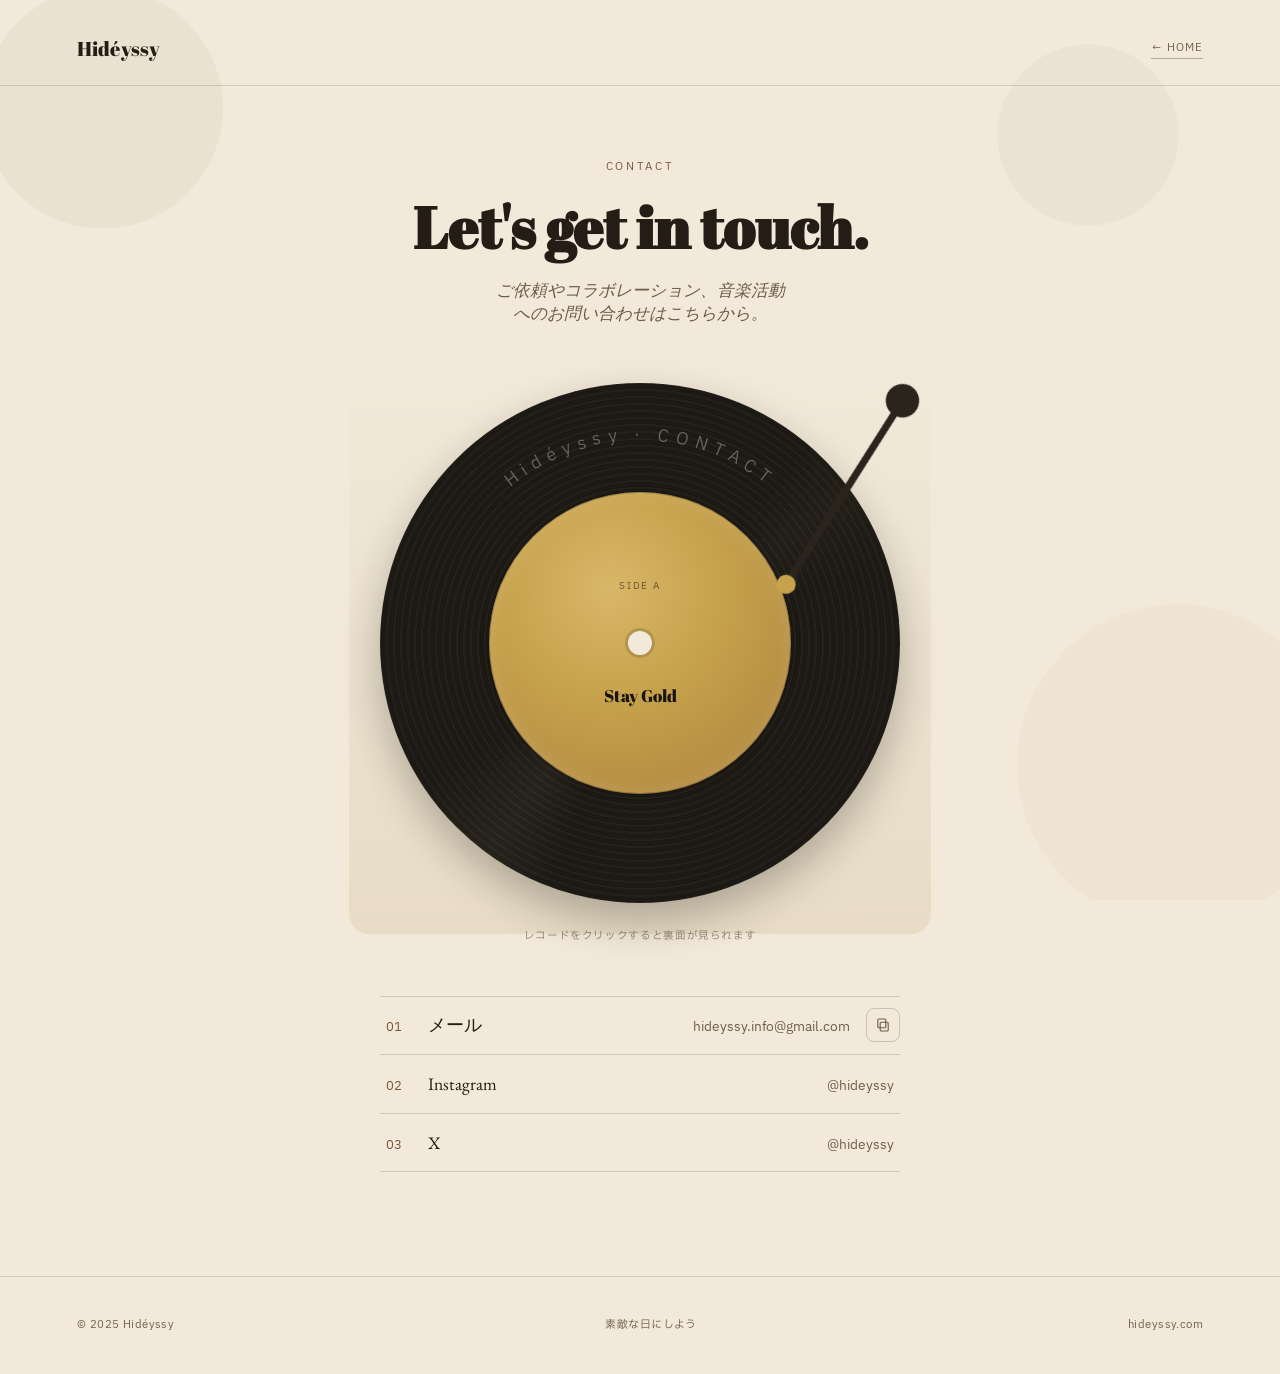
<file: contact.html>
<!DOCTYPE html>
<html lang="ja">

<head>
  <meta charset="UTF-8">
  <meta name="viewport" content="width=device-width, initial-scale=1.0">
  <title>Contact — Hidéyssy</title>
  <link rel="preconnect" href="https://fonts.googleapis.com">
  <link rel="preconnect" href="https://fonts.gstatic.com" crossorigin>
  <link
    href="https://fonts.googleapis.com/css2?family=Abril+Fatface&family=EB+Garamond:ital,wght@0,400;0,500;1,400&family=IBM+Plex+Sans+JP:wght@400;500;700&display=swap"
    rel="stylesheet">
  <style>
    :root {
      --paper: #f2e9da;
      --paper-2: #e8dcc6;
      --black: #181410;
      --ink: #241d16;
      --ink-soft: #6b5c48;
      --kraft: #7a5236;
      --brass: #c7a24c;
      --teal: #3e5c56;
      --focus: #3e5c56;
    }

    *,
    *::before,
    *::after {
      box-sizing: border-box;
      margin: 0;
      padding: 0;
    }

    body {
      background: var(--paper);
      color: var(--ink);
      font-family: "EB Garamond", serif;
      min-height: 100vh;
      position: relative;
      overflow-x: hidden;
    }

    body::before {
      content: "";
      position: fixed;
      inset: 0;
      pointer-events: none;
      z-index: 0;
      background:
        radial-gradient(circle at 8% 12%, rgba(122, 82, 54, 0.05) 0 120px, transparent 121px),
        radial-gradient(circle at 92% 85%, rgba(199, 162, 76, 0.06) 0 160px, transparent 161px),
        radial-gradient(circle at 85% 15%, rgba(62, 92, 86, 0.04) 0 90px, transparent 91px);
    }

    a {
      color: inherit;
      text-decoration: none;
    }

    a:focus-visible,
    button:focus-visible {
      outline: 2px solid var(--focus);
      outline-offset: 4px;
    }

    header {
      position: relative;
      z-index: 1;
      display: flex;
      justify-content: space-between;
      align-items: center;
      padding: 2.2rem 6vw 1.4rem;
      border-bottom: 1px solid rgba(24, 20, 16, 0.14);
    }

    .logo {
      font-family: "Abril Fatface", serif;
      font-size: 1.25rem;
      letter-spacing: 0.01em;
    }

    .home-link {
      font-family: "IBM Plex Sans JP", "Noto Sans JP", sans-serif;
      font-size: 0.68rem;
      letter-spacing: 0.1em;
      text-transform: uppercase;
      color: var(--ink-soft);
      border-bottom: 1px solid rgba(24, 20, 16, 0.3);
      padding-bottom: 2px;
      transition: color .2s ease, border-color .2s ease;
    }

    .home-link:hover {
      color: var(--teal);
      border-color: var(--teal);
    }

    main {
      position: relative;
      z-index: 1;
      max-width: 960px;
      margin: 0 auto;
      padding: 4.5rem 6vw 3rem;
      text-align: center;
    }

    .eyebrow {
      font-family: "IBM Plex Sans JP", "Noto Sans JP", sans-serif;
      font-size: 0.68rem;
      letter-spacing: 0.24em;
      text-transform: uppercase;
      color: var(--kraft);
      margin-bottom: 1.2rem;
    }

    h1 {
      font-family: "Abril Fatface", serif;
      font-size: clamp(2.3rem, 6vw, 3.6rem);
      line-height: 1.15;
      color: var(--ink);
    }

    .subtitle {
      margin: 1.2rem auto 0;
      max-width: 38ch;
      color: var(--ink-soft);
      font-size: 1.05rem;
      font-style: italic;
    }

    .player {
      position: relative;
      max-width: 520px;
      margin: 3.6rem auto 0;
      display: flex;
      align-items: center;
      justify-content: center;
      perspective: 1400px;
    }

    .flip-btn {
      all: unset;
      width: 100%;
      aspect-ratio: 1/1;
      cursor: pointer;
      -webkit-tap-highlight-color: transparent;
      display: block;
    }

    .flip-inner {
      position: relative;
      display: block;
      width: 100%;
      height: 100%;
      transform-style: preserve-3d;
      transition: transform 0.9s cubic-bezier(.4, .2, .2, 1);
    }

    .flip-btn.is-flipped .flip-inner {
      transform: rotateY(180deg);
    }

    .record-face {
      position: absolute;
      inset: 0;
      border-radius: 50%;
      backface-visibility: hidden;
      display: flex;
      align-items: center;
      justify-content: center;
    }

    .record-face.back {
      transform: rotateY(180deg);
      background: radial-gradient(circle at 40% 32%, #f6ead0, var(--paper-2) 55%, #d9c9a6 100%);
      box-shadow: 0 18px 40px rgba(24, 20, 16, 0.28);
    }

    .back-text {
      width: 58%;
      font-family: "Abril Fatface", serif;
      font-size: 0.95rem;
      line-height: 1.5;
      color: var(--kraft);
      text-align: center;
    }

    .back-text .back-side {
      display: block;
      font-family: "IBM Plex Sans JP", "Noto Sans JP", sans-serif;
      font-size: 0.6rem;
      letter-spacing: 0.14em;
      color: var(--ink-soft);
      margin-bottom: 0.6rem;
    }

    .back-text .back-title {
      display: block;
      font-family: "Abril Fatface", serif;
      font-size: clamp(1rem, 3vw, 1.35rem);
      letter-spacing: 0.02em;
    }

    .back-text .back-copy {
      display: block;
      margin-top: 0.65rem;
      font-family: "IBM Plex Sans JP", "Noto Sans JP", sans-serif;
      font-size: 0.85rem;
      line-height: 1.7;
      color: var(--ink-soft);
    }

    .back-text .back-links {
      display: flex;
      justify-content: center;
      flex-wrap: wrap;
      gap: 0.35rem 0.55rem;
      margin-top: 0.85rem;
      font-family: "IBM Plex Sans JP", "Noto Sans JP", sans-serif;
      font-size: 0.58rem;
      letter-spacing: 0.06em;
      color: var(--kraft);
    }

    .record {
      width: 100%;
      height: 100%;
      border-radius: 50%;
      background:
        repeating-radial-gradient(circle at 50% 50%,
          #232019 0 2px,
          #1c1914 2px 7px);
      box-shadow: 0 18px 40px rgba(24, 20, 16, 0.28);
      display: flex;
      align-items: center;
      justify-content: center;
      animation: spin 16s linear infinite;
      position: relative;
      overflow: hidden;
    }

    .record::before {
      content: "";
      position: absolute;
      inset: 0;
      border-radius: 50%;
      background:
        repeating-radial-gradient(circle, transparent 0 2px, rgba(255, 255, 255, 0.035) 2px 3px),
        conic-gradient(from 200deg,
          transparent 0deg,
          rgba(255, 255, 255, 0.18) 16deg,
          transparent 36deg,
          transparent 200deg,
          rgba(255, 255, 255, 0.09) 214deg,
          transparent 232deg);
      animation: spin 16s linear infinite reverse;
      mix-blend-mode: soft-light;
      pointer-events: none;
    }

    /* ターンテーブルの台座（盤に地に足がついた印象を出す） */
    .player::before {
      content: "";
      position: absolute;
      inset: -6%;
      z-index: -1;
      border-radius: 20px;
      background:
        radial-gradient(circle at center, transparent 33%, rgba(90, 60, 30, 0.08) 34%, transparent 36%),
        linear-gradient(var(--paper), var(--paper-2));
    }

    .etching {
      position: absolute;
      inset: 0;
      pointer-events: none;
    }

    @media (prefers-reduced-motion: reduce) {

      .record,
      .record::before {
        animation: none;
      }
    }

    @keyframes spin {
      from {
        transform: rotate(0deg);
      }

      to {
        transform: rotate(360deg);
      }
    }

    .label {
      width: 58%;
      aspect-ratio: 1/1;
      border-radius: 50%;
      background: radial-gradient(circle at 40% 32%, #d8b768, var(--brass) 40%, #a9803a 100%);
      display: flex;
      flex-direction: column;
      align-items: center;
      justify-content: center;
      padding: 1.4rem;
      position: relative;
      box-shadow: inset 0 0 0 1px rgba(24, 20, 16, 0.25), inset 0 0 20px rgba(255, 255, 255, 0.15), 0 2px 10px rgba(0, 0, 0, 0.2);
    }

    .label::after {
      content: "";
      position: absolute;
      top: 50%;
      left: 50%;
      width: 8%;
      aspect-ratio: 1/1;
      border-radius: 50%;
      background: var(--paper);
      box-shadow: 0 0 0 3px rgba(24, 20, 16, 0.15);
      transform: translate(-50%, -50%);
      z-index: 2;
    }

    .label .side {
      position: absolute;
      top: 29%;
      left: 50%;
      font-family: "IBM Plex Sans JP", "Noto Sans JP", sans-serif;
      font-size: 0.6rem;
      letter-spacing: 0.18em;
      color: rgba(24, 20, 16, 0.6);
      transform: translateX(-50%);
      white-space: nowrap;
      z-index: 1;
    }

    .label .title {
      position: absolute;
      bottom: 29%;
      left: 50%;
      font-family: "Abril Fatface", serif;
      font-size: 1.05rem;
      color: var(--black);
      line-height: 1.2;
      text-align: center;
      transform: translateX(-50%);
      white-space: nowrap;
      z-index: 1;
    }

    .tonearm {
      position: absolute;
      top: -2%;
      right: -6%;
      width: 46%;
      height: 46%;
      transform-origin: 88% 12%;
      transform: rotate(-18deg);
      transition: transform .35s ease;
      pointer-events: none;
      z-index: 3;
    }

    .tonearm svg {
      width: 100%;
      height: 100%;
      overflow: visible;
    }

    .tracklist {
      position: relative;
      z-index: 1;
      margin-top: 3.2rem;
      display: flex;
      flex-direction: column;
      max-width: 520px;
      margin-inline: auto;
      border-top: 1px solid rgba(24, 20, 16, 0.16);
    }

    .track {
      display: flex;
      align-items: baseline;
      justify-content: space-between;
      gap: 1rem;
      padding: 1.05rem 0.4rem;
      border-bottom: 1px solid rgba(24, 20, 16, 0.16);
      text-align: left;
      position: relative;
      transition: background .25s ease, padding-left .25s ease;
      cursor: url("data:image/svg+xml;utf8,<svg xmlns='http://www.w3.org/2000/svg' width='32' height='32' viewBox='0 0 32 32'><circle cx='26' cy='6' r='4.5' fill='%232a241c'/><line x1='26' y1='6' x2='6' y2='26' stroke='%232a241c' stroke-width='3' stroke-linecap='round'/><circle cx='6' cy='26' r='3' fill='%23c7a24c'/></svg>") 6 26, pointer;
    }

    .track::before {
      content: "";
      position: absolute;
      left: 0.3rem;
      top: 50%;
      width: 22px;
      height: 9px;
      transform: translateY(-50%) rotate(-28deg);
      border-top: 2px solid var(--brass);
      border-right: 5px solid var(--brass);
      opacity: 0;
      transition: opacity .2s ease;
      pointer-events: none;
    }

    .track:hover,
    .track:focus-visible {
      background: rgba(199, 162, 76, 0.14);
      padding-left: 1.9rem;
    }

    .track:hover::before,
    .track:focus-visible::before {
      opacity: 1;
    }

    .track .num {
      font-family: "IBM Plex Sans JP", "Noto Sans JP", sans-serif;
      font-size: 0.78rem;
      color: var(--kraft);
      width: 1.6rem;
      flex-shrink: 0;
    }

    .track .name {
      flex: 1;
      font-size: 1.1rem;
    }

    .track .val {
      font-family: "IBM Plex Sans JP", "Noto Sans JP", sans-serif;
      font-size: 0.82rem;
      color: var(--ink-soft);
      text-align: right;
    }

    /* ── メールのコピー用ボタン ── */
    .track-row {
      display: flex;
      align-items: center;
      gap: 0.6rem;
      border-bottom: 1px solid rgba(24, 20, 16, 0.16);
    }

    .track-row .track {
      flex: 1;
      border-bottom: none;
    }

    .copy-btn {
      position: relative;
      display: inline-flex;
      align-items: center;
      justify-content: center;
      width: 34px;
      height: 34px;
      flex-shrink: 0;
      border-radius: 8px;
      border: 1px solid rgba(24, 20, 16, 0.18);
      background: transparent;
      color: var(--ink-soft);
      cursor: pointer;
      transition: color .2s ease, border-color .2s ease, background .2s ease;
    }

    .copy-btn:hover,
    .copy-btn:focus-visible {
      color: var(--teal);
      border-color: var(--teal);
      background: rgba(62, 92, 86, 0.08);
    }

    .copy-btn.copied {
      color: var(--teal);
      border-color: var(--teal);
    }

    .copy-btn::after {
      content: "コピーしました";
      position: absolute;
      bottom: calc(100% + 8px);
      left: 50%;
      transform: translateX(-50%) translateY(4px);
      background: var(--ink);
      color: var(--paper);
      font-family: "IBM Plex Sans JP", "Noto Sans JP", sans-serif;
      font-size: 0.62rem;
      letter-spacing: 0.04em;
      padding: 0.35rem 0.6rem;
      border-radius: 6px;
      white-space: nowrap;
      opacity: 0;
      pointer-events: none;
      transition: opacity .2s ease, transform .2s ease;
    }

    .copy-btn.copied::after {
      opacity: 1;
      transform: translateX(-50%) translateY(0);
    }

    .visually-hidden {
      position: absolute;
      width: 1px;
      height: 1px;
      padding: 0;
      margin: -1px;
      overflow: hidden;
      clip: rect(0, 0, 0, 0);
      white-space: nowrap;
      border: 0;
    }

    /* トラックごとに終着角度の異なるバウンドを個別のキーフレームで定義
     （共通の1つのアニメーションに後から角度を上書きしようとすると、
     実行中のアニメーションが静的なtransformを無視してしまうため、
     必ずトラックごとに別々のanimationとして持たせている） */
    @keyframes needle-drop-1 {
      0% {
        transform: rotate(-18deg) translateY(-2px);
      }

      55% {
        transform: rotate(-34deg) translateY(8px);
      }

      72% {
        transform: rotate(-31deg) translateY(-2px);
      }

      100% {
        transform: rotate(-32deg) translateY(0);
      }
    }

    @keyframes needle-drop-2 {
      0% {
        transform: rotate(-18deg) translateY(-2px);
      }

      55% {
        transform: rotate(-20deg) translateY(8px);
      }

      72% {
        transform: rotate(-17deg) translateY(-2px);
      }

      100% {
        transform: rotate(-18deg) translateY(0);
      }
    }

    @keyframes needle-drop-3 {
      0% {
        transform: rotate(-18deg) translateY(-2px);
      }

      55% {
        transform: rotate(-6deg) translateY(8px);
      }

      72% {
        transform: rotate(-3deg) translateY(-2px);
      }

      100% {
        transform: rotate(-4deg) translateY(0);
      }
    }

    .player:has(.track1:hover) .tonearm,
    .player:has(.track1:focus-visible) .tonearm {
      animation: needle-drop-1 .45s cubic-bezier(.2, .9, .3, 1) forwards;
    }

    .player:has(.track2:hover) .tonearm,
    .player:has(.track2:focus-visible) .tonearm {
      animation: needle-drop-2 .45s cubic-bezier(.2, .9, .3, 1) forwards;
    }

    .player:has(.track3:hover) .tonearm,
    .player:has(.track3:focus-visible) .tonearm {
      animation: needle-drop-3 .45s cubic-bezier(.2, .9, .3, 1) forwards;
    }

    @media (prefers-reduced-motion: reduce) {

      .player:has(.track1:hover) .tonearm,
      .player:has(.track1:focus-visible) .tonearm {
        animation: none;
        transform: rotate(-32deg);
      }

      .player:has(.track2:hover) .tonearm,
      .player:has(.track2:focus-visible) .tonearm {
        animation: none;
        transform: rotate(-18deg);
      }

      .player:has(.track3:hover) .tonearm,
      .player:has(.track3:focus-visible) .tonearm {
        animation: none;
        transform: rotate(-4deg);
      }
    }

    .hint {
      margin-top: 1.6rem;
      font-family: "IBM Plex Sans JP", "Noto Sans JP", sans-serif;
      font-size: 0.66rem;
      letter-spacing: 0.06em;
      color: var(--ink-soft);
      opacity: 0.75;
    }

    footer {
      position: relative;
      z-index: 1;
      display: flex;
      justify-content: space-between;
      flex-wrap: wrap;
      gap: 0.6rem;
      padding: 2.4rem 6vw 2.6rem;
      margin-top: 3.5rem;
      border-top: 1px solid rgba(24, 20, 16, 0.14);
      font-family: "IBM Plex Sans JP", "Noto Sans JP", sans-serif;
      font-size: 0.68rem;
      letter-spacing: 0.04em;
      color: var(--ink-soft);
    }

    @media (max-width:700px) {
      main {
        padding: 3.6rem 6vw 2rem;
      }

      .player {
        max-width: 280px;
      }

      .track .name {
        font-size: 1rem;
      }
    }
  </style>
</head>

<body>

  <header>
    <a href="index.html" class="logo">Hidéyssy</a>
    <a href="index.html" class="home-link">← Home</a>
  </header>

  <main>
    <p class="eyebrow">Contact</p>
    <h1>Let's get in touch.</h1>
    <p class="subtitle">ご依頼やコラボレーション、音楽活動へのお問い合わせはこちらから。</p>

    <div class="player">
      <button class="flip-btn" id="flipBtn" aria-label="レコードをひっくり返す">
        <span class="flip-inner">
          <span class="record-face front">
            <span class="record">
              <svg class="etching" viewBox="0 0 200 200" aria-hidden="true">
                <path id="etchPath" d="M 22,100 A 78,78 0 0,1 178,100" fill="none" />
                <text font-family="IBM Plex Sans JP, Noto Sans JP, sans-serif" font-size="6.5" letter-spacing="2.5"
                  fill="rgba(242,233,218,0.35)" text-anchor="middle">
                  <textPath href="#etchPath" startOffset="50%">Hidéyssy · CONTACT</textPath>
                </text>
              </svg>
              <span class="label">
                <span class="side">SIDE A</span>
                <span class="title">Stay Gold</span>
              </span>
            </span>
          </span>
          <span class="record-face back">
            <span class="back-text">
              <span class="back-side">SIDE B</span>
              <span class="back-title">Wanted</span>
              <span class="back-copy">カフェや屋外の広場、お祭りなど、演奏できる場所を探しています。ギターとアンプを持ってどこへでも行きますので、お気軽にご連絡ください。</span>
            </span>
          </span>
        </span>
      </button>
      <div class="tonearm" aria-hidden="true">
        <svg viewBox="0 0 100 100">
          <circle cx="88" cy="12" r="7" fill="#2a241c" />
          <line x1="88" y1="12" x2="18" y2="70" stroke="#2a241c" stroke-width="3" stroke-linecap="round" />
          <circle cx="18" cy="70" r="4" fill="#c7a24c" />
        </svg>
      </div>
    </div>
    <p class="hint">レコードをクリックすると裏面が見られます</p>

    <div class="tracklist">
      <div class="track-row">
        <a class="track track1" href="mailto:hideyssy.info@gmail.com">
          <span class="num">01</span>
          <span class="name">メール</span>
          <span class="val">hideyssy.info@gmail.com</span>
        </a>
        <button class="copy-btn" type="button" data-copy="hideyssy.info@gmail.com" aria-label="メールアドレスをコピー">
          <svg viewBox="0 0 20 20" width="16" height="16" aria-hidden="true">
            <rect x="6.5" y="6.5" width="10" height="11" rx="1.4" fill="none" stroke="currentColor"
              stroke-width="1.4" />
            <rect x="3.5" y="2.5" width="10" height="11" rx="1.4" fill="none" stroke="currentColor"
              stroke-width="1.4" />
          </svg>
        </button>
      </div>
      <a class="track track2" href="https://instagram.com/hideyssy" target="_blank" rel="noopener">
        <span class="num">02</span>
        <span class="name">Instagram</span>
        <span class="val">@hideyssy</span>
      </a>
      <a class="track track3" href="https://x.com/hideyssy" target="_blank" rel="noopener">
        <span class="num">03</span>
        <span class="name">X </span>
        <span class="val">@hideyssy</span>
      </a>
    </div>
    <span id="copyAnnouncer" class="visually-hidden" aria-live="polite"></span>
  </main>

  <footer>
    <span>© 2025 Hidéyssy</span>
    <span>素敵な日にしよう</span>
    <span>hideyssy.com</span>
  </footer>

  <script>
    (function () {
      var btn = document.getElementById('flipBtn');
      btn.addEventListener('click', function () {
        btn.classList.toggle('is-flipped');
      });
    })();

    (function () {
      var copyBtn = document.querySelector('.copy-btn');
      var announcer = document.getElementById('copyAnnouncer');
      if (!copyBtn) return;

      var resetTimer;

      function showCopied() {
        copyBtn.classList.add('copied');
        copyBtn.setAttribute('aria-label', 'コピーしました');
        if (announcer) announcer.textContent = 'メールアドレスをコピーしました';
        clearTimeout(resetTimer);
        resetTimer = setTimeout(function () {
          copyBtn.classList.remove('copied');
          copyBtn.setAttribute('aria-label', 'メールアドレスをコピー');
        }, 1800);
      }

      function fallbackCopy(text) {
        var ta = document.createElement('textarea');
        ta.value = text;
        ta.style.position = 'fixed';
        ta.style.opacity = '0';
        document.body.appendChild(ta);
        ta.select();
        try { document.execCommand('copy'); showCopied(); } catch (e) { /* コピーに失敗した場合は何もしない */ }
        document.body.removeChild(ta);
      }

      copyBtn.addEventListener('click', function () {
        var text = copyBtn.getAttribute('data-copy');
        if (navigator.clipboard && navigator.clipboard.writeText) {
          navigator.clipboard.writeText(text).then(showCopied, function () { fallbackCopy(text); });
        } else {
          fallbackCopy(text);
        }
      });
    })();
  </script>

</body>

</html>
</file>
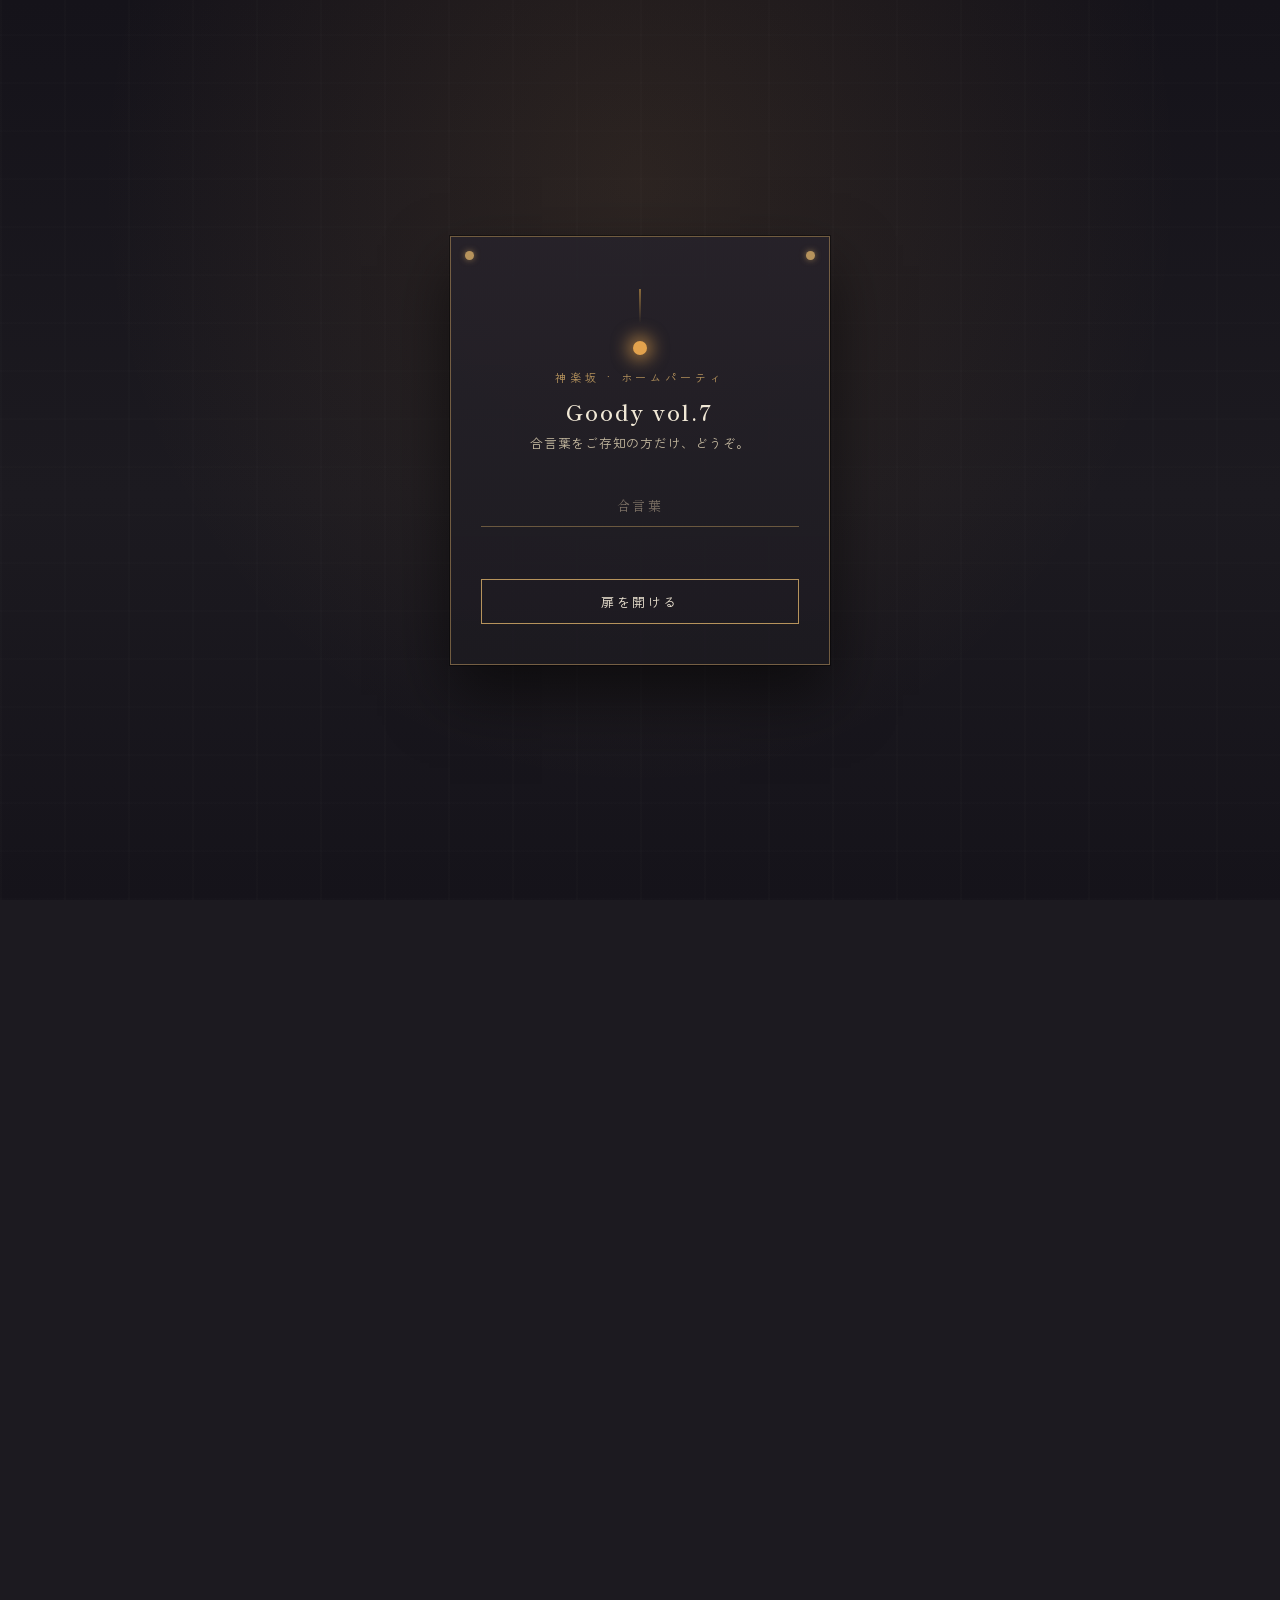
<file: goody_vol07.html>
<!DOCTYPE html>
<html lang="ja">

<head>
  <meta charset="UTF-8">
  <meta name="viewport" content="width=device-width, initial-scale=1.0">
  <title>Goody vol.7</title>
  <link rel="preconnect" href="https://fonts.googleapis.com">
  <link rel="preconnect" href="https://fonts.gstatic.com" crossorigin>
  <link
    href="https://fonts.googleapis.com/css2?family=Shippori+Mincho:wght@500;600;800&family=Zen+Kaku+Gothic+New:wght@400;500;700&display=swap"
    rel="stylesheet">
  <style>
    :root {
      --ink: #1c1a20;
      --ink-2: #26222a;
      --cream: #f1e8d6;
      --amber: #e2a24d;
      --amber-dim: #8a6a3a;
      --wine: #7d2e33;
      --moss: #5b6a49;
      --brass: #b6935c;
    }

    * {
      box-sizing: border-box;
      margin: 0;
      padding: 0;
    }

    html,
    body {
      height: 100%;
    }

    body {
      background: var(--ink);
      color: var(--cream);
      font-family: 'Zen Kaku Gothic New', sans-serif;
      overflow-x: hidden;
      -webkit-font-smoothing: antialiased;
    }

    ::selection {
      background: var(--amber);
      color: var(--ink);
    }

    /* ---------- GATE ---------- */
    #gate {
      position: fixed;
      inset: 0;
      display: flex;
      align-items: center;
      justify-content: center;
      background:
        radial-gradient(ellipse at 50% 20%, rgba(226, 162, 77, 0.10), transparent 60%),
        linear-gradient(180deg, #15131a 0%, #1c1a20 55%, #15131a 100%);
      z-index: 100;
      transition: opacity 1.1s ease, visibility 1.1s ease;
    }

    #gate::before {
      /* stone alley texture, subtle */
      content: "";
      position: absolute;
      inset: 0;
      background-image:
        repeating-linear-gradient(90deg, rgba(255, 255, 255, 0.02) 0 2px, transparent 2px 64px),
        repeating-linear-gradient(0deg, rgba(255, 255, 255, 0.015) 0 2px, transparent 2px 48px);
      opacity: .6;
      pointer-events: none;
    }

    #gate.hidden {
      opacity: 0;
      visibility: hidden;
      pointer-events: none;
    }

    .plaque {
      position: relative;
      width: min(88vw, 380px);
      text-align: center;
      padding: 52px 30px 40px;
      border: 1px solid rgba(182, 147, 92, 0.55);
      background: linear-gradient(180deg, rgba(38, 34, 42, 0.9), rgba(28, 26, 32, 0.92));
      box-shadow: 0 0 0 1px rgba(0, 0, 0, 0.4), 0 30px 60px rgba(0, 0, 0, 0.55);
    }

    .plaque::before,
    .plaque::after {
      content: "";
      position: absolute;
      width: 9px;
      height: 9px;
      border-radius: 50%;
      background: var(--brass);
      box-shadow: 0 0 6px rgba(182, 147, 92, 0.7);
    }

    .plaque::before {
      top: 14px;
      left: 14px;
    }

    .plaque::after {
      top: 14px;
      right: 14px;
    }

    .lantern {
      width: 2px;
      height: 34px;
      margin: 0 auto 18px;
      background: linear-gradient(var(--amber-dim), transparent);
    }

    .lantern-glow {
      width: 14px;
      height: 14px;
      margin: 0 auto 14px;
      border-radius: 50%;
      background: var(--amber);
      box-shadow: 0 0 16px 6px rgba(226, 162, 77, 0.55);
      animation: flicker 3.6s ease-in-out infinite;
    }

    @keyframes flicker {

      0%,
      100% {
        opacity: 1;
        box-shadow: 0 0 16px 6px rgba(226, 162, 77, 0.55);
      }

      45% {
        opacity: .85;
        box-shadow: 0 0 10px 3px rgba(226, 162, 77, 0.35);
      }

      50% {
        opacity: 1;
      }

      72% {
        opacity: .9;
      }
    }

    .gate-eyebrow {
      font-size: 11px;
      letter-spacing: .35em;
      color: var(--brass);
      text-transform: uppercase;
      margin-bottom: 10px;
    }

    .gate-title {
      font-family: 'Shippori Mincho', serif;
      font-size: 22px;
      font-weight: 600;
      letter-spacing: .08em;
      color: var(--cream);
      margin-bottom: 6px;
    }

    .gate-sub {
      font-size: 12.5px;
      color: #c9bda3;
      letter-spacing: .06em;
      margin-bottom: 28px;
    }

    #gate-form {
      display: flex;
      flex-direction: column;
      gap: 14px;
    }

    #passphrase {
      width: 100%;
      background: transparent;
      border: none;
      border-bottom: 1px solid rgba(182, 147, 92, 0.5);
      color: var(--cream);
      font-family: 'Shippori Mincho', serif;
      font-size: 18px;
      letter-spacing: .25em;
      text-align: center;
      padding: 10px 4px;
      outline: none;
    }

    #passphrase::placeholder {
      color: #7d7266;
      letter-spacing: .2em;
      font-size: 13px;
    }

    #passphrase:focus {
      border-bottom-color: var(--amber);
    }

    #gate-btn {
      margin-top: 6px;
      background: none;
      border: 1px solid var(--brass);
      color: var(--cream);
      font-family: 'Zen Kaku Gothic New', sans-serif;
      font-size: 13px;
      letter-spacing: .2em;
      padding: 12px 20px;
      cursor: pointer;
      transition: background .3s ease, color .3s ease;
    }

    #gate-btn:hover {
      background: var(--amber);
      color: var(--ink);
      border-color: var(--amber);
    }

    .gate-error {
      height: 16px;
      font-size: 11.5px;
      color: var(--wine);
      letter-spacing: .1em;
      margin-top: 2px;
      opacity: 0;
      transform: translateY(-2px);
      transition: opacity .25s ease, transform .25s ease;
    }

    .gate-error.show {
      opacity: 1;
      transform: translateY(0);
    }

    .shake {
      animation: shake .4s ease;
    }

    @keyframes shake {

      0%,
      100% {
        transform: translateX(0);
      }

      20% {
        transform: translateX(-8px);
      }

      40% {
        transform: translateX(7px);
      }

      60% {
        transform: translateX(-5px);
      }

      80% {
        transform: translateX(4px);
      }
    }

    /* ---------- MAIN CONTENT ---------- */
    #content {
      opacity: 0;
      transform: translateY(14px);
      transition: opacity 1s ease .2s, transform 1s ease .2s;
    }

    #content.reveal {
      opacity: 1;
      transform: translateY(0);
    }

    header.hero {
      min-height: 100svh;
      display: flex;
      flex-direction: column;
      align-items: center;
      justify-content: center;
      text-align: center;
      padding: 40px 24px;
      position: relative;
      background:
        radial-gradient(ellipse at 50% 30%, rgba(226, 162, 77, 0.09), transparent 55%),
        linear-gradient(180deg, #17151b, #1c1a20 70%);
    }

    .hero-eyebrow {
      font-size: 24px;
      letter-spacing: .4em;
      color: var(--brass);
      text-transform: uppercase;
      margin-bottom: 22px;
    }

    .hero-title {
      font-family: 'Shippori Mincho', serif;
      font-weight: 800;
      font-size: clamp(48px, 13vw, 108px);
      line-height: 1;
      letter-spacing: .02em;
      color: var(--cream);
    }

    .hero-vol {
      display: inline-block;
      margin-top: 0.15em;
      color: var(--amber);
    }

    .hero-tagline {
      margin-top: 22px;
      font-size: 14.5px;
      color: #cabf a3;
      color: #c9bda3;
      letter-spacing: .12em;
      max-width: 320px;
    }

    .hero-scroll {
      position: absolute;
      bottom: 34px;
      left: 50%;
      transform: translateX(-50%);
      font-size: 10px;
      letter-spacing: .3em;
      color: var(--amber-dim);
    }

    .hero-scroll::after {
      content: "";
      display: block;
      width: 1px;
      height: 34px;
      margin: 8px auto 0;
      background: linear-gradient(var(--amber-dim), transparent);
    }

    section {
      padding: 96px 24px;
      max-width: 640px;
      margin: 0 auto;
    }

    .section-label {
      font-size: 11px;
      letter-spacing: .35em;
      color: var(--brass);
      text-transform: uppercase;
      margin-bottom: 18px;
      text-align: center;
    }

    .invite-text {
      font-family: 'Shippori Mincho', serif;
      font-size: 17px;
      line-height: 2.1;
      text-align: center;
      color: #e5dcc8;
    }

    .plaque-details {
      margin-top: 64px;
      border-top: 1px solid rgba(182, 147, 92, 0.35);
      border-bottom: 1px solid rgba(182, 147, 92, 0.35);
      padding: 40px 0;
    }

    .detail-row {
      display: flex;
      align-items: baseline;
      justify-content: center;
      gap: 22px;
      padding: 16px 0;
      text-align: center;
      flex-wrap: wrap;
    }

    .detail-row+.detail-row {
      border-top: 1px solid rgba(255, 255, 255, 0.06);
    }

    .detail-k {
      font-size: 11px;
      letter-spacing: .25em;
      color: var(--brass);
      min-width: 64px;
      text-align: left;
    }

    .detail-v {
      font-family: 'Shippori Mincho', serif;
      font-size: 19px;
      color: var(--cream);
      letter-spacing: .03em;
    }

    .detail-v small {
      font-size: 15px;
      color: #a99;
      color: #b3a68c;
      display: block;
      margin-top: 4px;
      letter-spacing: .08em;
    }

    .venue-note {
      margin-top: 26px;
      font-size: 12.5px;
      color: #a89c81;
      text-align: center;
      line-height: 1.9;
      letter-spacing: .03em;
    }

    footer {
      padding: 64px 24px 80px;
      text-align: center;
    }

    .footer-mark {
      width: 6px;
      height: 6px;
      border-radius: 50%;
      margin: 0 auto 18px;
      background: var(--amber);
      box-shadow: 0 0 12px 4px rgba(226, 162, 77, 0.5);
    }

    .footer-line {
      font-size: 11px;
      letter-spacing: .3em;
      color: #75695a;
    }


    /* ---------- PATTERN 1: floating embers ---------- */
    .embers {
      position: fixed;
      inset: 0;
      z-index: 2;
      pointer-events: none;
      overflow: hidden;
    }

    .ember {
      position: absolute;
      bottom: -20px;
      width: 5px;
      height: 5px;
      border-radius: 50%;
      background: var(--amber);
      box-shadow: 0 0 8px 3px rgba(226, 162, 77, 0.55);
      opacity: 0;
      animation-name: emberRise;
      animation-timing-function: ease-in;
      animation-iteration-count: infinite;
    }

    @keyframes emberRise {
      0% {
        transform: translateY(0) translateX(0);
        opacity: 0;
      }

      8% {
        opacity: .9;
      }

      50% {
        transform: translateY(-52vh) translateX(14px);
        opacity: .7;
      }

      100% {
        transform: translateY(-104vh) translateX(-10px);
        opacity: 0;
      }
    }

    .lantern-icon {
      display: inline-block;
      width: 16px;
      height: 16px;
      vertical-align: -3px;
      margin-right: 6px;
      animation: swayIcon 3.2s ease-in-out infinite;
    }

    .lantern-icon.after {
      margin-right: 0;
      margin-left: 6px;
    }

    @keyframes swayIcon {

      0%,
      100% {
        transform: rotate(-4deg);
      }

      50% {
        transform: rotate(4deg);
      }
    }


    /* ---------- cheers (beer glass clink) on first reveal ---------- */
    .cheers {
      display: flex;
      align-items: flex-end;
      justify-content: center;
      gap: 2px;
      margin: 26px 0 6px;
      height: 56px;
      position: relative;
    }

    .cheers .mug {
      font-size: 46px;
      line-height: 1;
      display: inline-block;
      filter: drop-shadow(0 4px 10px rgba(0, 0, 0, 0.35));
    }

    .cheers .mug.left {
      transform: translateX(-30px) rotate(-30deg);
      transform-origin: 80% 100%;
    }

    .cheers .mug.right {
      transform: translateX(30px) rotate(30deg) scaleX(-1);
      transform-origin: 20% 100%;
    }

    .cheers .spark {
      position: absolute;
      top: -6px;
      left: 50%;
      transform: translateX(-50%) scale(0);
      font-size: 22px;
      opacity: 0;
    }

    #content.reveal .cheers .mug.left {
      animation: clinkLeft 1.1s cubic-bezier(.34, 1.4, .4, 1) .35s both;
    }

    #content.reveal .cheers .mug.right {
      animation: clinkRight 1.1s cubic-bezier(.34, 1.4, .4, 1) .35s both;
    }

    #content.reveal .cheers .spark {
      animation: sparkPop .7s ease-out .78s both;
    }

    @keyframes clinkLeft {
      0% {
        transform: translateX(-30px) rotate(-30deg);
      }

      58% {
        transform: translateX(-4px) rotate(-14deg);
      }

      68% {
        transform: translateX(-8px) rotate(-18deg);
      }

      78% {
        transform: translateX(-3px) rotate(-13deg);
      }

      100% {
        transform: translateX(-8px) rotate(-16deg);
      }
    }

    @keyframes clinkRight {
      0% {
        transform: translateX(30px) rotate(30deg) scaleX(-1);
      }

      58% {
        transform: translateX(4px) rotate(14deg) scaleX(-1);
      }

      68% {
        transform: translateX(8px) rotate(18deg) scaleX(-1);
      }

      78% {
        transform: translateX(3px) rotate(13deg) scaleX(-1);
      }

      100% {
        transform: translateX(8px) rotate(16deg) scaleX(-1);
      }
    }

    @keyframes sparkPop {
      0% {
        opacity: 0;
        transform: translateX(-50%) scale(.3) translateY(4px);
      }

      45% {
        opacity: 1;
        transform: translateX(-50%) scale(1.15) translateY(-10px);
      }

      100% {
        opacity: 0;
        transform: translateX(-50%) scale(1) translateY(-22px);
      }
    }

    @media (max-width:480px) {
      section {
        padding: 76px 20px;
      }

      .detail-row {
        gap: 6px 22px;
      }
    }
  </style>
</head>

<body>

  <div class="embers">
    <span class="ember"
      style="left:32%; animation-delay:4.74s; animation-duration:7.78s; width:7px; height:7px;"></span>
    <span class="ember"
      style="left:82%; animation-delay:4.65s; animation-duration:10.63s; width:7px; height:7px;"></span>
    <span class="ember"
      style="left:35%; animation-delay:4.41s; animation-duration:8.15s; width:7px; height:7px;"></span>
    <span class="ember"
      style="left:71%; animation-delay:6.69s; animation-duration:9.86s; width:5px; height:5px;"></span>
    <span class="ember"
      style="left:31%; animation-delay:5.08s; animation-duration:12.21s; width:7px; height:7px;"></span>
    <span class="ember"
      style="left:96%; animation-delay:0.12s; animation-duration:11.66s; width:5px; height:5px;"></span>
    <span class="ember"
      style="left:77%; animation-delay:0.34s; animation-duration:11.68s; width:6px; height:6px;"></span>
    <span class="ember"
      style="left:62%; animation-delay:4.76s; animation-duration:12.52s; width:7px; height:7px;"></span>
    <span class="ember" style="left:93%; animation-delay:6.3s; animation-duration:9.56s; width:7px; height:7px;"></span>
    <span class="ember"
      style="left:19%; animation-delay:7.03s; animation-duration:7.58s; width:5px; height:5px;"></span>
    <span class="ember"
      style="left:65%; animation-delay:1.74s; animation-duration:12.79s; width:7px; height:7px;"></span>
    <span class="ember"
      style="left:82%; animation-delay:6.84s; animation-duration:9.53s; width:7px; height:7px;"></span>
    <span class="ember"
      style="left:75%; animation-delay:2.81s; animation-duration:10.51s; width:5px; height:5px;"></span>
    <span class="ember"
      style="left:45%; animation-delay:5.46s; animation-duration:12.57s; width:6px; height:6px;"></span>
    <span class="ember"
      style="left:79%; animation-delay:5.37s; animation-duration:7.98s; width:6px; height:6px;"></span>
    <span class="ember"
      style="left:71%; animation-delay:7.24s; animation-duration:10.41s; width:5px; height:5px;"></span>
  </div>

  <!-- GATE -->
  <div id="gate">
    <div class="plaque">
      <div class="lantern"></div>
      <div class="lantern-glow"></div>
      <div class="gate-eyebrow">神楽坂 · ホームパーティ</div>
      <div class="gate-title">Goody vol.7</div>
      <div class="gate-sub">合言葉をご存知の方だけ、どうぞ。</div>
      <form id="gate-form" autocomplete="off">
        <input type="text" id="passphrase" placeholder="合言葉" autocomplete="off">
        <div class="gate-error" id="gate-error">合言葉が違うようです</div>
        <button type="submit" id="gate-btn">扉を開ける</button>
      </form>
    </div>
  </div>

  <!-- MAIN -->
  <div id="content">
    <header class="hero">
      <div class="hero-eyebrow">ホームパーティ</div>
      <h1 class="hero-title">Goody<br><span class="hero-vol">vol.7</span></h1>
      <p class="hero-tagline">神楽坂のヒデイシィ宅で<br>ゆったり飲みましょう</p>
      <div class="cheers">
        <span class="mug left">🍺</span>
        <span class="spark">✨</span>
        <span class="mug right">🍺</span>
      </div>
      <div class="hero-scroll">SCROLL</div>
    </header>

    <section>
      <div class="section-label"><svg class="lantern-icon" viewBox="0 0 24 24" fill="none" stroke="#e2a24d"
          stroke-width="1.4">
          <ellipse cx="12" cy="12" rx="6" ry="8" />
          <line x1="12" y1="2" x2="12" y2="4" />
          <line x1="12" y1="20" x2="12" y2="22" />
          <line x1="6" y1="12" x2="18" y2="12" />
        </svg>Invitation<svg class="lantern-icon after" viewBox="0 0 24 24" fill="none" stroke="#e2a24d"
          stroke-width="1.4">
          <ellipse cx="12" cy="12" rx="6" ry="8" />
          <line x1="12" y1="2" x2="12" y2="4" />
          <line x1="12" y1="20" x2="12" y2="22" />
          <line x1="6" y1="12" x2="18" y2="12" />
        </svg></div>
      <p class="invite-text">
        友人が集まって、ご飯を食べたりお酒を飲んだり、ちょっと歌ったり、怖い話を披露したり、力を抜いてゆっくり楽しむ、そんなホームパーティです。
      </p>

      <div class="plaque-details">
        <div class="detail-row">
          <div class="detail-k">DATE</div>
          <div class="detail-v">2026年8月14日(金)<small>Fri, Aug 14</small></div>
        </div>
        <div class="detail-row">
          <div class="detail-k">TIME</div>
          <div class="detail-v">18:30 〜 21:30<small>open / close</small></div>
        </div>
        <div class="detail-row">
          <!-- <div class="detail-k">PLACE</div> -->
          <div class="detail-v">
            神楽坂駅（東京メトロ東西線）1b出口へお迎えに行きます<small>赤城神社がある方の駅出口です。実際の会場はそこから徒歩3分。※場所をご存じの方は直接お越しください。</small></div>
        </div>
      </div>

      <p class="venue-note">
        少人数制のホームパーティです。特に準備不要でお気軽にお越しください。帰宅時に費用を割り勘します。1200~1700 円程度の予定。
      </p>
    </section>

    <footer>
      <div class="footer-mark"></div>
      <div class="footer-line">GOODY VOL.7 — KAGURAZAKA Hideyssy Home</div>
    </footer>
  </div>

  <script>
    // ------------------------------------------------------------------
    // 合言葉 (passphrase) is stored here as a SHA-256 hash, not plain text,
    // so it doesn't show up if someone views the page source.
    //
    // Current word: "グッディ"
    //
    // To change it: open this page, open the browser console, and run:
    //   crypto.subtle.digest('SHA-256', new TextEncoder().encode('あたらしい合言葉'))
    //     .then(b => console.log([...new Uint8Array(b)].map(x=>x.toString(16).padStart(2,'0')).join('')))
    // then paste the printed string in as PASSPHRASE_HASH below.
    //
    // Note: this raises the bar (no plain text to read, and no login form
    // network request to snoop) but it's still a static page with no server,
    // so it isn't real security — someone determined could still copy the
    // hash and brute-force short/common words offline. For guests, though,
    // this comfortably closes the "just read the source" shortcut.
    // ------------------------------------------------------------------
    const PASSPHRASE_HASH = "21c9d934fd9c4aa325c4bea5d3dce7e24cf8a4a4abfd680aaf05e3839337663d";
    const STORAGE_KEY = "goody7_unlocked";

    const gate = document.getElementById('gate');
    const content = document.getElementById('content');
    const form = document.getElementById('gate-form');
    const input = document.getElementById('passphrase');
    const errorEl = document.getElementById('gate-error');
    const plaque = document.querySelector('.plaque');

    async function sha256(text) {
      const buf = await crypto.subtle.digest('SHA-256', new TextEncoder().encode(text));
      return [...new Uint8Array(buf)].map(b => b.toString(16).padStart(2, '0')).join('');
    }

    if (window.history && 'scrollRestoration' in window.history) {
      window.history.scrollRestoration = 'manual';
    }

    function unlock() {
      gate.classList.add('hidden');
      content.classList.add('reveal');
      document.body.style.overflow = 'auto';
      window.scrollTo(0, 0);
      requestAnimationFrame(() => window.scrollTo(0, 0));
    }

    if (localStorage.getItem(STORAGE_KEY) === '1') {
      unlock();
    } else {
      document.body.style.overflow = 'hidden';
    }

    form.addEventListener('submit', async function (e) {
      e.preventDefault();
      const val = input.value.trim().toLowerCase();
      const hash = await sha256(val);
      if (hash === PASSPHRASE_HASH) {
        localStorage.setItem(STORAGE_KEY, '1');
        unlock();
      } else {
        errorEl.classList.add('show');
        plaque.classList.remove('shake');
        void plaque.offsetWidth; // restart animation
        plaque.classList.add('shake');
        input.value = '';
        input.focus();
      }
    });
  </script>
</body>

</html>
</file>
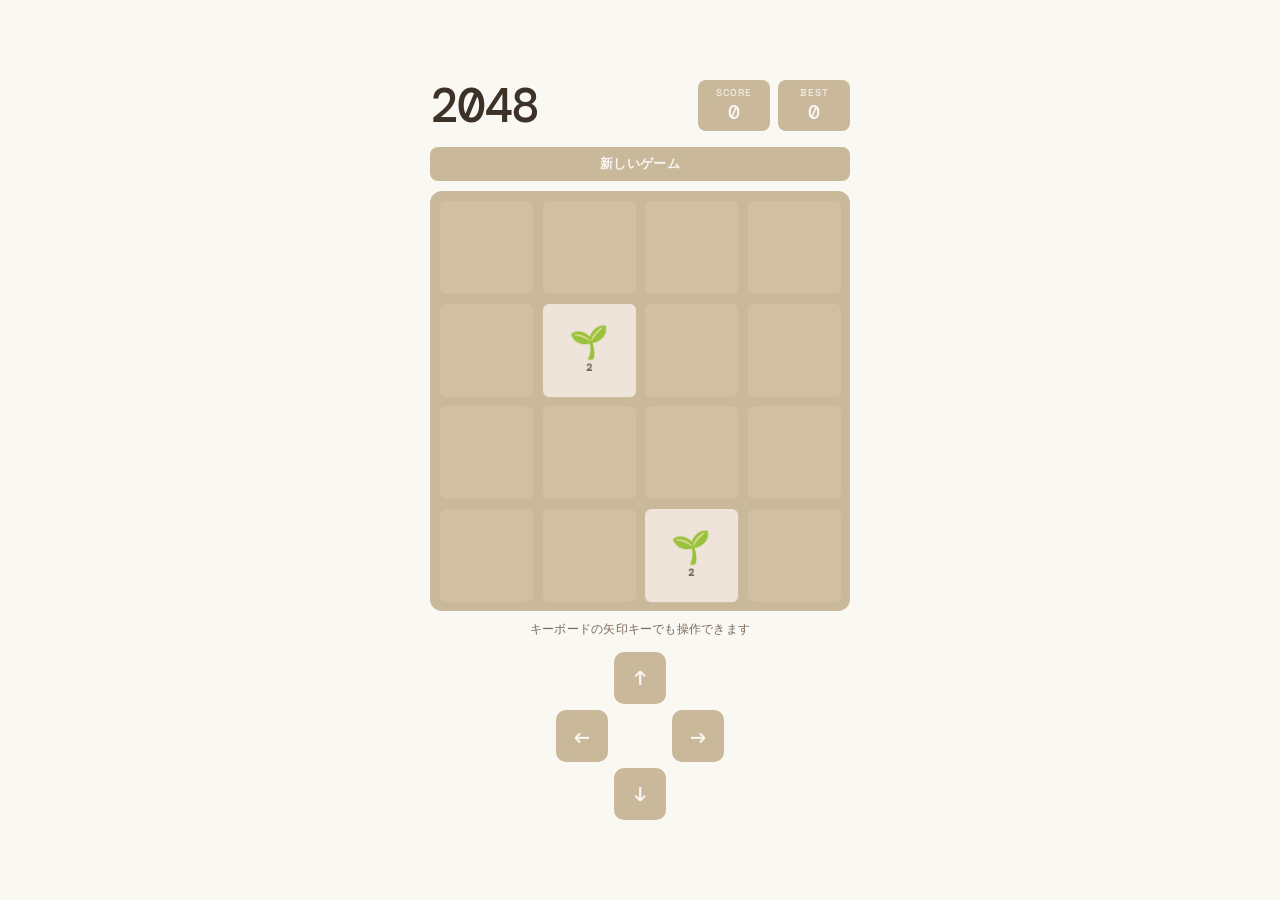
<file: games/2048.html>
<!DOCTYPE html>
<html lang="ja">

<head>
  <meta charset="UTF-8">
  <meta name="viewport" content="width=device-width, initial-scale=1.0">
  <title>2048</title>
  <link rel="icon" type="image/svg+xml" href="/favicon.svg">
  <link
    href="https://fonts.googleapis.com/css2?family=DM+Mono:wght@400;500&family=Space+Grotesk:wght@400;600;700&display=swap"
    rel="stylesheet">
  <style>
    *,
    *::before,
    *::after {
      box-sizing: border-box;
      margin: 0;
      padding: 0;
    }

    :root {
      --bg: #faf8f3;
      --board-bg: #c9b89a;
      --cell-bg: rgba(220, 200, 170, 0.45);
      --text-dark: #3d3228;
      --text-mid: #7a6a5a;
      --text-light: #f9f6f2;
      --accent: #e8a14a;
    }

    body {
      background: var(--bg);
      font-family: 'Space Grotesk', sans-serif;
      min-height: 100vh;
      display: flex;
      flex-direction: column;
      align-items: center;
      justify-content: center;
      padding: 1.5rem;
      color: var(--text-dark);
      box-sizing: border-box;
    }

    #game-wrap {
      width: 100%;
      max-width: 420px;
    }

    h1 {
      font-family: 'DM Mono', monospace;
      font-size: 3rem;
      font-weight: 500;
      letter-spacing: -2px;
      color: var(--text-dark);
      line-height: 1;
    }

    #header {
      display: flex;
      justify-content: space-between;
      align-items: center;
      width: 100%;
      margin-bottom: 1rem;
    }

    #scores {
      display: flex;
      gap: 8px;
    }

    .score-box {
      position: relative;
      background: var(--board-bg);
      border-radius: 8px;
      padding: 6px 16px;
      text-align: center;
      min-width: 72px;
    }

    .score-label {
      font-size: 10px;
      font-weight: 600;
      letter-spacing: 0.1em;
      color: var(--text-light);
      opacity: 0.8;
      text-transform: uppercase;
    }

    .score-val {
      font-family: 'DM Mono', monospace;
      font-size: 20px;
      font-weight: 500;
      color: var(--text-light);
      display: inline-block;
    }

    .score-val.pop {
      animation: score-pop 0.35s ease;
    }

    @keyframes score-pop {
      0% {
        transform: scale(1);
        color: var(--text-light);
      }

      50% {
        transform: scale(1.4);
        color: var(--accent);
      }

      100% {
        transform: scale(1);
        color: var(--text-light);
      }
    }

    .float-score {
      position: absolute;
      top: 2px;
      left: 50%;
      transform: translate(-50%, 0);
      font-family: 'DM Mono', monospace;
      font-size: 13px;
      font-weight: 600;
      color: var(--accent);
      pointer-events: none;
      animation: float-up 0.8s ease-out forwards;
    }

    @keyframes float-up {
      0% {
        opacity: 1;
        transform: translate(-50%, 0);
      }

      100% {
        opacity: 0;
        transform: translate(-50%, -28px);
      }
    }

    #controls {
      width: 100%;
      display: flex;
      gap: 8px;
      margin-bottom: 10px;
    }

    button {
      flex: 1;
      padding: 8px 16px;
      font-family: 'Space Grotesk', sans-serif;
      font-size: 13px;
      font-weight: 600;
      cursor: pointer;
      border-radius: 8px;
      border: none;
      background: var(--board-bg);
      color: var(--text-light);
      letter-spacing: 0.03em;
      transition: opacity 0.15s, transform 0.1s;
    }

    button:hover {
      opacity: 0.85;
    }

    button:active {
      transform: scale(0.95);
    }

    #grid-wrap {
      position: relative;
      background: var(--board-bg);
      border-radius: 12px;
      padding: 10px;
      width: 100%;
    }

    #grid-wrap.shake {
      animation: board-shake 0.28s ease;
    }

    #grid {
      display: grid;
      grid-template-columns: repeat(4, 1fr);
      gap: 10px;
    }

    .cell {
      position: relative;
      aspect-ratio: 1;
      border-radius: 6px;
      background: var(--cell-bg);
      display: flex;
      flex-direction: column;
      align-items: center;
      justify-content: center;
      gap: 2px;
      font-family: 'DM Mono', monospace;
      font-weight: 500;
      color: var(--text-dark);
      transition: background 0.08s;
      min-width: 0;
      will-change: transform;
    }

    .cell-icon {
      font-size: clamp(18px, 6.5vw, 32px);
      line-height: 1;
    }

    .cell-num {
      font-family: 'DM Mono', monospace;
      font-size: clamp(8px, 2.4vw, 11px);
      font-weight: 600;
      letter-spacing: 0.02em;
      color: inherit;
      opacity: 0.7;
    }

    .cell.spawn {
      animation: tile-spawn 0.22s cubic-bezier(0.3, 1.6, 0.4, 1);
    }

    .cell.merged {
      animation: tile-merge 0.26s ease-out;
      z-index: 1;
    }

    @keyframes tile-spawn {
      0% {
        transform: scale(0);
        opacity: 0;
      }

      70% {
        transform: scale(1.12);
        opacity: 1;
      }

      100% {
        transform: scale(1);
        opacity: 1;
      }
    }

    @keyframes tile-merge {
      0% {
        transform: scale(1);
      }

      35% {
        transform: scale(1.22);
      }

      65% {
        transform: scale(0.94);
      }

      100% {
        transform: scale(1);
      }
    }

    @keyframes board-shake {

      0%,
      100% {
        transform: translateX(0);
      }

      20% {
        transform: translateX(-6px);
      }

      40% {
        transform: translateX(5px);
      }

      60% {
        transform: translateX(-4px);
      }

      80% {
        transform: translateX(2px);
      }
    }

    .cell[data-v="2"] {
      background: #eee4da;
    }

    .cell[data-v="4"] {
      background: #ede0c8;
    }

    .cell[data-v="8"] {
      background: #f2b179;
      color: var(--text-light);
    }

    .cell[data-v="16"] {
      background: #f59563;
      color: var(--text-light);
    }

    .cell[data-v="32"] {
      background: #f67c5f;
      color: var(--text-light);
    }

    .cell[data-v="64"] {
      background: #f65e3b;
      color: var(--text-light);
    }

    .cell[data-v="128"] {
      background: #edcf72;
      color: var(--text-light);
    }

    .cell[data-v="256"] {
      background: #edcc61;
      color: var(--text-light);
    }

    .cell[data-v="512"] {
      background: #edc850;
      color: var(--text-light);
    }

    .cell[data-v="1024"] {
      background: #edc53f;
      color: var(--text-light);
    }

    .cell[data-v="2048"] {
      background: #edc22e;
      color: var(--text-light);
    }

    .cell.high {
      background: #3c3a32;
      color: var(--text-light);
    }

    #msg {
      display: none;
      position: absolute;
      top: 0;
      left: 0;
      right: 0;
      bottom: 0;
      border-radius: 12px;
      align-items: center;
      justify-content: center;
      flex-direction: column;
      gap: 14px;
      font-size: 22px;
      font-weight: 700;
    }

    #msg.over {
      display: flex;
      background: rgba(238, 228, 218, 0.78);
      color: var(--text-dark);
    }

    #msg.win {
      display: flex;
      background: rgba(237, 194, 46, 0.6);
      color: var(--text-light);
    }

    #msg.over,
    #msg.win {
      animation: msg-in 0.3s ease-out;
    }

    @keyframes msg-in {
      from {
        opacity: 0;
        transform: scale(0.85);
      }

      to {
        opacity: 1;
        transform: scale(1);
      }
    }

    .msg-text {
      text-align: center;
      line-height: 1.3;
    }

    #msg button {
      flex: 0 0 auto;
      font-size: 13px;
      padding: 6px 18px;
      border-radius: 8px;
      background: rgba(255, 255, 255, 0.3);
      color: inherit;
      border: 1px solid rgba(255, 255, 255, 0.5);
    }

    .confetti {
      position: absolute;
      top: 50%;
      left: 50%;
      width: 8px;
      height: 8px;
      border-radius: 2px;
      transform: translate(-50%, -50%);
      animation: confetti-burst 0.7s ease-out forwards;
      pointer-events: none;
    }

    @keyframes confetti-burst {
      0% {
        transform: translate(-50%, -50%) scale(1);
        opacity: 1;
      }

      100% {
        transform: translate(calc(-50% + var(--dx)), calc(-50% + var(--dy))) scale(0.3);
        opacity: 0;
      }
    }

    @media (prefers-reduced-motion: reduce) {

      .cell.spawn,
      .cell.merged,
      #grid-wrap.shake,
      #msg.over,
      #msg.win,
      .score-val.pop,
      .float-score,
      .confetti {
        animation: none !important;
      }
    }

    #hint {
      margin-top: 10px;
      font-size: 12px;
      color: var(--text-mid);
      text-align: center;
      letter-spacing: 0.02em;
    }

    #dpad {
      display: grid;
      grid-template-columns: repeat(3, 52px);
      grid-template-rows: repeat(3, 52px);
      gap: 6px;
      margin: 14px auto 0;
      width: fit-content;
    }

    .dpad-btn {
      display: flex;
      align-items: center;
      justify-content: center;
      background: var(--board-bg);
      color: var(--text-light);
      border: none;
      border-radius: 10px;
      font-size: 20px;
      cursor: pointer;
      width: 52px;
      height: 52px;
      flex: unset;
      padding: 0;
      transition: opacity 0.1s, transform 0.1s;
      -webkit-tap-highlight-color: transparent;
      user-select: none;
    }

    .dpad-btn:active {
      opacity: 0.7;
      transform: scale(0.93);
    }

    .dpad-center {
      visibility: hidden;
    }
  </style>
</head>

<body>
  <div id="game-wrap">
    <div id="header">
      <h1>2048</h1>
      <div id="scores">
        <div class="score-box">
          <div class="score-label">Score</div>
          <div class="score-val" id="score">0</div>
        </div>
        <div class="score-box">
          <div class="score-label">Best</div>
          <div class="score-val" id="best">0</div>
        </div>
      </div>
    </div>
    <div id="controls"><button id="new-btn">新しいゲーム</button></div>
    <div id="grid-wrap">
      <div id="grid"></div>
      <div id="msg"></div>
    </div>
    <div id="hint">キーボードの矢印キーでも操作できます</div>
    <div id="dpad">
      <div></div>
      <button class="dpad-btn" id="btn-up">↑</button>
      <div></div>
      <button class="dpad-btn" id="btn-left">←</button>
      <div></div>
      <button class="dpad-btn" id="btn-right">→</button>
      <div></div>
      <button class="dpad-btn" id="btn-down">↓</button>
      <div></div>
    </div>
  </div>

  <script>
    let board, score, best = 0, gameOver = false, won = false;
    let lastSpawns = [];
    let lastMerged = Array(4).fill(0).map(() => Array(4).fill(false));
    let lastOrigin = Array(4).fill(0).map(() => Array(4).fill(null));

    // 育っていく自然のモチーフ：種から夜空の星まで
    const ICONS = {
      2: '🌱', 4: '🌿', 8: '🍀', 16: '🌳', 32: '🌸', 64: '🍄',
      128: '🦋', 256: '🐿️', 512: '🦉', 1024: '🌙', 2048: '🌟'
    };
    function getIcon(v) { return v ? (ICONS[v] || '🌌') : ''; }

    function getStep() {
      const grid = document.getElementById('grid');
      const w = grid.getBoundingClientRect().width;
      return (w - 30) / 4 + 10; // セル幅 + 余白
    }

    function init() {
      board = Array(4).fill(0).map(() => Array(4).fill(0));
      score = 0; gameOver = false; won = false;
      lastMerged = Array(4).fill(0).map(() => Array(4).fill(false));
      lastOrigin = Array(4).fill(0).map(() => Array(4).fill(null));
      document.getElementById('msg').className = '';
      document.getElementById('msg').innerHTML = '';
      const s1 = addTile(), s2 = addTile();
      lastSpawns = [s1, s2].filter(Boolean);
      render();
    }

    function addTile() {
      let empty = [];
      for (let r = 0; r < 4; r++) for (let c = 0; c < 4; c++) if (!board[r][c]) empty.push([r, c]);
      if (!empty.length) return null;
      let [r, c] = empty[Math.floor(Math.random() * empty.length)];
      board[r][c] = Math.random() < 0.9 ? 2 : 4;
      return [r, c];
    }

    function slide(line) {
      let idx = [], vals = [];
      line.forEach((v, i) => { if (v) { vals.push(v); idx.push(i); } });
      let merged = vals.map(() => false);
      let origin = idx.slice();
      let gained = 0;
      for (let i = 0; i < vals.length - 1; i++) {
        if (vals[i] === vals[i + 1]) {
          vals[i] *= 2; gained += vals[i];
          merged[i] = true;
          origin[i] = idx[i + 1]; // 吸収される側を起点にして動きを見せる
          vals.splice(i + 1, 1);
          merged.splice(i + 1, 1);
          origin.splice(i + 1, 1);
          idx.splice(i + 1, 1);
        }
      }
      while (vals.length < 4) { vals.push(0); merged.push(false); origin.push(-1); }
      return { arr: vals, merged, gained, origin };
    }

    function move(dir) {
      if (gameOver) return;
      let moved = false, nb = board.map(r => [...r]), gained = 0;
      let mergedGrid = Array(4).fill(0).map(() => Array(4).fill(false));
      let originGrid = Array(4).fill(0).map(() => Array(4).fill(null));
      if (dir === 'left') {
        for (let r = 0; r < 4; r++) {
          let s = slide(nb[r]);
          if (s.arr.join() !== nb[r].join()) moved = true;
          nb[r] = s.arr; gained += s.gained;
          s.merged.forEach((m, c) => { if (m) mergedGrid[r][c] = true; });
          s.origin.forEach((o, c) => { if (o !== -1) originGrid[r][c] = [r, o]; });
        }
      } else if (dir === 'right') {
        for (let r = 0; r < 4; r++) {
          let rev = [...nb[r]].reverse();
          let s = slide(rev);
          let arr = [...s.arr].reverse();
          let merged = [...s.merged].reverse();
          if (arr.join() !== nb[r].join()) moved = true;
          nb[r] = arr; gained += s.gained;
          merged.forEach((m, c) => { if (m) mergedGrid[r][c] = true; });
          for (let c = 0; c < 4; c++) {
            const o = s.origin[3 - c];
            if (o !== -1) originGrid[r][c] = [r, 3 - o];
          }
        }
      } else if (dir === 'up') {
        for (let c = 0; c < 4; c++) {
          let col = [0, 1, 2, 3].map(r => nb[r][c]);
          let s = slide(col);
          if (s.arr.join() !== col.join()) moved = true;
          s.arr.forEach((v, r) => nb[r][c] = v);
          gained += s.gained;
          s.merged.forEach((m, r) => { if (m) mergedGrid[r][c] = true; });
          s.origin.forEach((o, r) => { if (o !== -1) originGrid[r][c] = [o, c]; });
        }
      } else if (dir === 'down') {
        for (let c = 0; c < 4; c++) {
          let original = [0, 1, 2, 3].map(r => nb[r][c]);
          let col = [...original].reverse();
          let s = slide(col);
          let arr = [...s.arr].reverse();
          let merged = [...s.merged].reverse();
          if (arr.join() !== original.join()) moved = true;
          arr.forEach((v, r) => nb[r][c] = v);
          gained += s.gained;
          merged.forEach((m, r) => { if (m) mergedGrid[r][c] = true; });
          for (let r = 0; r < 4; r++) {
            const o = s.origin[3 - r];
            if (o !== -1) originGrid[r][c] = [3 - o, c];
          }
        }
      }
      if (!moved) { shakeBoard(); return; }
      board = nb; score += gained;
      if (score > best) best = score;
      lastMerged = mergedGrid;
      lastOrigin = originGrid;
      lastSpawns = [addTile()].filter(Boolean);
      if (gained > 0) popScore(gained);
      checkState(); render();
    }

    function shakeBoard() {
      const gw = document.getElementById('grid-wrap');
      gw.classList.remove('shake');
      void gw.offsetWidth;
      gw.classList.add('shake');
      gw.addEventListener('animationend', () => gw.classList.remove('shake'), { once: true });
    }

    function popScore(gained) {
      const scoreEl = document.getElementById('score');
      scoreEl.classList.remove('pop');
      void scoreEl.offsetWidth;
      scoreEl.classList.add('pop');
      const box = scoreEl.closest('.score-box');
      const float = document.createElement('div');
      float.className = 'float-score';
      float.textContent = '+' + gained;
      box.appendChild(float);
      float.addEventListener('animationend', () => float.remove());
    }

    function celebrate() {
      const wrap = document.getElementById('grid-wrap');
      const colors = ['#e8a14a', '#f2b179', '#edc850', '#f65e3b', '#3d3228'];
      const count = 16;
      for (let i = 0; i < count; i++) {
        const p = document.createElement('div');
        p.className = 'confetti';
        const angle = (Math.PI * 2 * i) / count + Math.random() * 0.3;
        const dist = 60 + Math.random() * 50;
        p.style.setProperty('--dx', Math.cos(angle) * dist + 'px');
        p.style.setProperty('--dy', Math.sin(angle) * dist + 'px');
        p.style.background = colors[i % colors.length];
        wrap.appendChild(p);
        p.addEventListener('animationend', () => p.remove());
      }
    }

    function checkState() {
      for (let r = 0; r < 4; r++) for (let c = 0; c < 4; c++) if (board[r][c] === 2048) {
        if (!won) celebrate();
        won = true; return;
      }
      for (let r = 0; r < 4; r++) for (let c = 0; c < 4; c++) {
        if (!board[r][c]) return;
        if (c < 3 && board[r][c] === board[r][c + 1]) return;
        if (r < 3 && board[r][c] === board[r + 1][c]) return;
      }
      gameOver = true;
    }

    function render() {
      document.getElementById('score').textContent = score;
      document.getElementById('best').textContent = best;
      const grid = document.getElementById('grid');
      // 初回だけセルを生成
      if (!grid.children.length) {
        for (let i = 0; i < 16; i++) {
          const cell = document.createElement('div');
          cell.className = 'cell';
          cell.innerHTML = '<span class="cell-icon"></span><span class="cell-num"></span>';
          grid.appendChild(cell);
        }
      }
      const cells = grid.children;
      const step = getStep();
      const slidingCells = [];
      let i = 0;
      for (let r = 0; r < 4; r++) for (let c = 0; c < 4; c++) {
        const v = board[r][c];
        const cell = cells[i++];
        cell.classList.remove('spawn', 'merged', 'high');
        cell.style.transition = 'none';
        cell.style.transform = '';
        cell.querySelector('.cell-icon').textContent = getIcon(v);
        cell.querySelector('.cell-num').textContent = v || '';
        if (v > 2048) cell.classList.add('high');
        cell.dataset.v = v || '';

        const isSpawn = lastSpawns.some(s => s && s[0] === r && s[1] === c);
        const origin = lastOrigin[r][c];
        if (origin && !isSpawn) {
          const dx = (origin[1] - c) * step;
          const dy = (origin[0] - r) * step;
          cell.style.transform = `translate(${dx}px, ${dy}px)`;
          slidingCells.push(cell);
        }
      }

      if (slidingCells.length) {
        // FLIP: 開始位置にセットしてから本来の位置へ滑らせる
        void grid.offsetWidth;
        requestAnimationFrame(() => {
          slidingCells.forEach(cell => {
            cell.style.transition = 'transform 0.13s ease';
            cell.style.transform = '';
          });
        });
      }

      const finishDelay = slidingCells.length ? 140 : 0;
      setTimeout(() => {
        let j = 0;
        for (let r = 0; r < 4; r++) for (let c = 0; c < 4; c++) {
          const cell = cells[j++];
          cell.style.transition = '';
          if (lastMerged[r][c]) cell.classList.add('merged');
          if (lastSpawns.some(s => s && s[0] === r && s[1] === c)) cell.classList.add('spawn');
        }
        lastSpawns = [];
        lastOrigin = Array(4).fill(0).map(() => Array(4).fill(null));
        lastMerged = Array(4).fill(0).map(() => Array(4).fill(false));
      }, finishDelay);

      const msg = document.getElementById('msg');
      if (won && !gameOver) {
        msg.className = 'win';
        msg.innerHTML = '<div class="msg-text">🎉 2048達成！</div><button id="kb">続ける</button>';
        document.getElementById('kb').onclick = () => { won = false; msg.className = ''; msg.innerHTML = ''; };
      } else if (gameOver) {
        msg.className = 'over';
        msg.innerHTML = '<div class="msg-text">ゲームオーバー<br>現実に戻る時間だ</div><button id="kb">もう一度</button>';
        document.getElementById('kb').onclick = init;
      } else {
        msg.className = '';
        msg.innerHTML = '';
      }
    }

    document.getElementById('new-btn').onclick = init;
    document.addEventListener('keydown', e => {
      const map = { ArrowLeft: 'left', ArrowRight: 'right', ArrowUp: 'up', ArrowDown: 'down' };
      if (map[e.key]) { e.preventDefault(); move(map[e.key]); }
    });
    let tx = 0, ty = 0;
    document.getElementById('btn-up').addEventListener('touchstart', e => { e.preventDefault(); move('up'); }, { passive: false });
    document.getElementById('btn-down').addEventListener('touchstart', e => { e.preventDefault(); move('down'); }, { passive: false });
    document.getElementById('btn-left').addEventListener('touchstart', e => { e.preventDefault(); move('left'); }, { passive: false });
    document.getElementById('btn-right').addEventListener('touchstart', e => { e.preventDefault(); move('right'); }, { passive: false });
    document.getElementById('btn-up').onclick = () => move('up');
    document.getElementById('btn-down').onclick = () => move('down');
    document.getElementById('btn-left').onclick = () => move('left');
    document.getElementById('btn-right').onclick = () => move('right');

    init();
  </script>
</body>

</html>
</file>
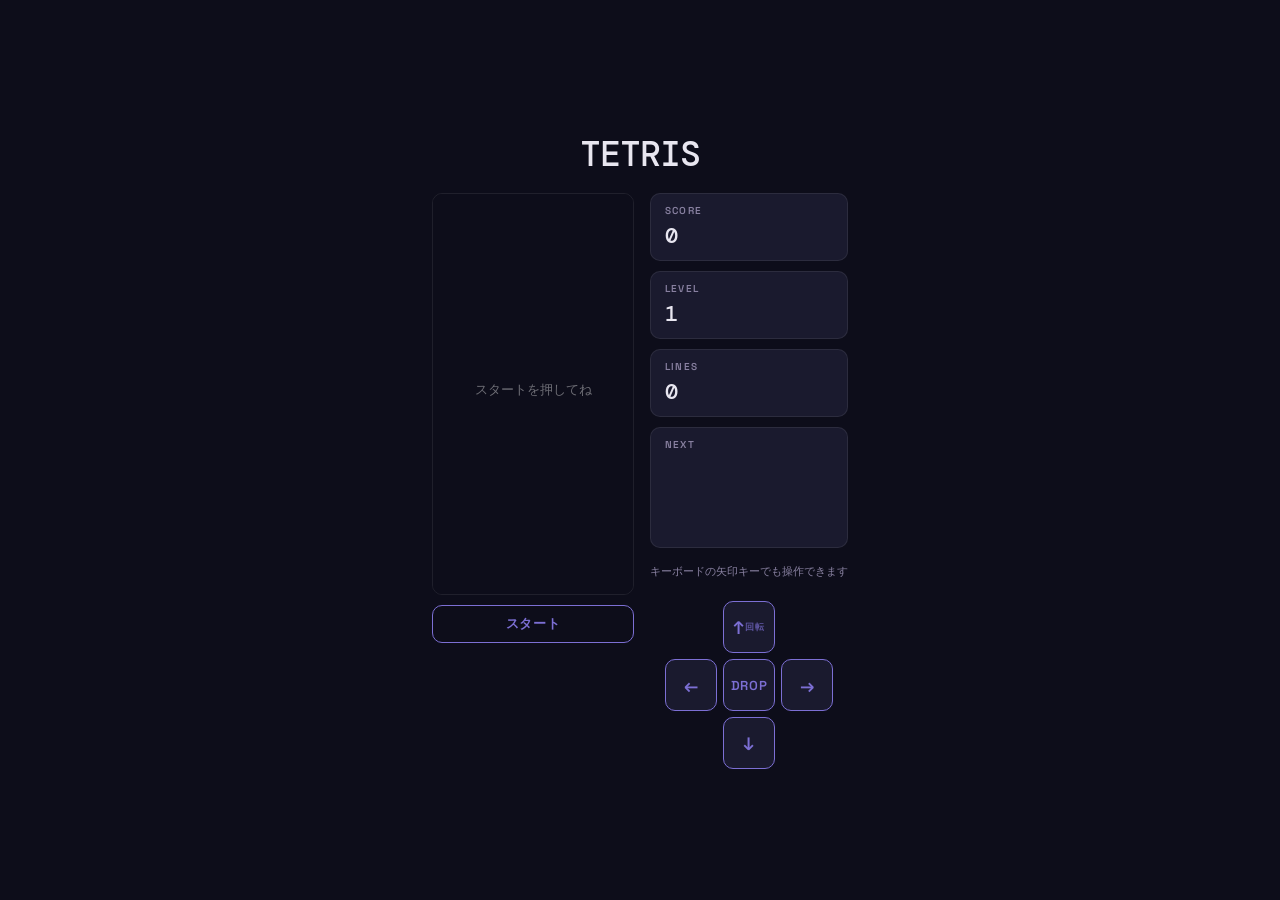
<file: games/tetris.html>
<!DOCTYPE html>
<html lang="ja">

<head>
  <meta charset="UTF-8">
  <meta name="viewport" content="width=device-width, initial-scale=1.0">
  <title>テトリス</title>
  <link rel="icon" type="image/svg+xml" href="/favicon.svg">
  <link
    href="https://fonts.googleapis.com/css2?family=DM+Mono:wght@400;500&family=Space+Grotesk:wght@400;600;700&display=swap"
    rel="stylesheet">
  <style>
    *,
    *::before,
    *::after {
      box-sizing: border-box;
      margin: 0;
      padding: 0;
    }

    :root {
      --bg: #0d0d1a;
      --panel-bg: #1a1a2e;
      --border: rgba(255, 255, 255, 0.08);
      --text: #e8e6f0;
      --muted: #8880a0;
      --accent: #7c6fd4;
    }

    body {
      background: var(--bg);
      font-family: 'Space Grotesk', sans-serif;
      min-height: 100vh;
      display: flex;
      flex-direction: column;
      align-items: center;
      justify-content: center;
      padding: 1.5rem;
      color: var(--text);
    }

    h1 {
      font-family: 'DM Mono', monospace;
      font-size: 2.2rem;
      font-weight: 500;
      letter-spacing: -1px;
      color: var(--text);
      margin-bottom: 1rem;
      text-align: center;
    }

    #app {
      display: flex;
      gap: 16px;
      align-items: flex-start;
    }

    canvas#board {
      border-radius: 10px;
      display: block;
      border: 1px solid var(--border);
    }

    #right {
      display: flex;
      flex-direction: column;
      gap: 10px;
      min-width: 100px;
    }

    .panel {
      background: var(--panel-bg);
      border: 1px solid var(--border);
      border-radius: 10px;
      padding: 10px 14px;
    }

    .panel-label {
      font-size: 10px;
      font-weight: 600;
      letter-spacing: 0.12em;
      text-transform: uppercase;
      color: var(--muted);
      margin-bottom: 4px;
    }

    .panel-val {
      font-family: 'DM Mono', monospace;
      font-size: 22px;
      font-weight: 500;
      color: var(--text);
    }

    canvas#next {
      border-radius: 6px;
      display: block;
      margin-top: 6px;
    }

    button {
      width: 100%;
      padding: 9px;
      font-family: 'Space Grotesk', sans-serif;
      font-size: 13px;
      font-weight: 600;
      cursor: pointer;
      border-radius: 10px;
      border: 1px solid var(--accent);
      background: transparent;
      color: var(--accent);
      letter-spacing: 0.04em;
      transition: background 0.15s, color 0.15s;
    }

    button:hover {
      background: var(--accent);
      color: #fff;
    }

    #hint {
      font-size: 11px;
      color: var(--muted);
      line-height: 1.8;
      margin-top: 4px;
    }

    #dpad {
      display: grid;
      grid-template-columns: repeat(3, 52px);
      grid-template-rows: repeat(3, 52px);
      gap: 6px;
      margin: 10px auto 0;
      width: fit-content;
    }

    .dpad-btn {
      display: flex;
      align-items: center;
      justify-content: center;
      background: #1a1a2e;
      border: 1px solid var(--accent);
      color: var(--accent);
      border-radius: 10px;
      font-size: 18px;
      cursor: pointer;
      width: 52px;
      height: 52px;
      padding: 0;
      transition: background 0.1s, transform 0.1s;
      -webkit-tap-highlight-color: transparent;
      user-select: none;
    }

    .dpad-btn:hover,
    .dpad-btn:active {
      background: var(--accent);
      color: #fff;
      transform: scale(0.93);
    }

    #btn-drop {
      font-size: 13px;
      font-weight: 600;
      letter-spacing: 0.04em;
    }
  </style>
</head>

<body>
  <h1>TETRIS</h1>
  <div id="app">
    <div style="display:flex;flex-direction:column;gap:10px;">
      <canvas id="board" width="200" height="400"></canvas>
      <button id="start-btn">スタート</button>
    </div>
    <div id="right">
      <div class="panel">
        <div class="panel-label">Score</div>
        <div class="panel-val" id="score">0</div>
      </div>
      <div class="panel">
        <div class="panel-label">Level</div>
        <div class="panel-val" id="level">1</div>
      </div>
      <div class="panel">
        <div class="panel-label">Lines</div>
        <div class="panel-val" id="lines">0</div>
      </div>
      <div class="panel">
        <div class="panel-label">Next</div>
        <canvas id="next" width="80" height="80"></canvas>
      </div>
      <div id="hint">キーボードの矢印キーでも操作できます</div>
      <div id="dpad">
        <div></div>
        <button class="dpad-btn" id="btn-up">↑<br><span style="font-size:9px;opacity:0.7">回転</span></button>
        <div></div>
        <button class="dpad-btn" id="btn-left">←</button>
        <button class="dpad-btn" id="btn-drop">DROP</button>
        <button class="dpad-btn" id="btn-right">→</button>
        <div></div>
        <button class="dpad-btn" id="btn-down">↓</button>
        <div></div>
      </div>
    </div>
  </div>

  <script>
    const COLS = 10, ROWS = 20, B = 20;
    const COLORS = ['#f59563', '#5DCAA5', '#378ADD', '#edcf72', '#D4537E', '#f65e3b', '#7c6fd4'];
    const SHAPES = [
      [[1, 1, 1, 1]],
      [[1, 1], [1, 1]],
      [[0, 1, 0], [1, 1, 1]],
      [[1, 0, 0], [1, 1, 1]],
      [[0, 0, 1], [1, 1, 1]],
      [[0, 1, 1], [1, 1, 0]],
      [[1, 1, 0], [0, 1, 1]]
    ];

    const cv = document.getElementById('board'), ctx = cv.getContext('2d');
    const nc = document.getElementById('next'), nctx = nc.getContext('2d');

    let grid, piece, next, score, lines, level, timer, running = false;

    function newGrid() { return Array(ROWS).fill(0).map(() => Array(COLS).fill(0)); }
    function randPiece() {
      const s = SHAPES[Math.floor(Math.random() * SHAPES.length)];
      return { shape: s, color: COLORS[Math.floor(Math.random() * COLORS.length)], x: Math.floor((COLS - s[0].length) / 2), y: 0 };
    }
    function valid(p, dx = 0, dy = 0, shape = null) {
      const s = shape || p.shape;
      for (let r = 0; r < s.length; r++) for (let c = 0; c < s[r].length; c++) {
        if (!s[r][c]) continue;
        const nx = p.x + c + dx, ny = p.y + r + dy;
        if (nx < 0 || nx >= COLS || ny >= ROWS) return false;
        if (ny >= 0 && grid[ny][nx]) return false;
      }
      return true;
    }
    function rotate(s) { return s[0].map((_, i) => s.map(r => r[i]).reverse()); }

    function lock() {
      piece.shape.forEach((row, r) => row.forEach((v, c) => { if (v && piece.y + r >= 0) grid[piece.y + r][piece.x + c] = piece.color; }));
      let cleared = 0;
      for (let r = ROWS - 1; r >= 0; r--) {
        if (grid[r].every(c => c)) { grid.splice(r, 1); grid.unshift(Array(COLS).fill(0)); cleared++; r++; }
      }
      lines += cleared;
      score += [0, 100, 300, 500, 800][cleared] * level;
      level = Math.floor(lines / 10) + 1;
      document.getElementById('score').textContent = score;
      document.getElementById('level').textContent = level;
      document.getElementById('lines').textContent = lines;
      piece = next; next = randPiece();
      if (!valid(piece)) { endGame(); return; }
      clearInterval(timer); timer = setInterval(tick, Math.max(80, 700 - level * 60));
      drawNext(); draw();
    }

    function tick() { if (!valid(piece, 0, 1)) lock(); else { piece.y++; draw(); } }

    function draw() {
      ctx.fillStyle = '#0d0d1a'; ctx.fillRect(0, 0, cv.width, cv.height);
      for (let r = 0; r < ROWS; r++) for (let c = 0; c < COLS; c++) {
        if (grid[r][c]) {
          ctx.fillStyle = grid[r][c];
          ctx.fillRect(c * B + 1, r * B + 1, B - 2, B - 2);
        } else {
          ctx.fillStyle = 'rgba(255,255,255,0.03)';
          ctx.fillRect(c * B + 1, r * B + 1, B - 2, B - 2);
        }
      }
      if (piece) {
        let ghost = { ...piece };
        while (valid(ghost, 0, 1)) ghost.y++;
        piece.shape.forEach((row, r) => row.forEach((v, c) => { if (v) { ctx.fillStyle = 'rgba(255,255,255,0.12)'; ctx.fillRect((ghost.x + c) * B + 1, (ghost.y + r) * B + 1, B - 2, B - 2); } }));
        piece.shape.forEach((row, r) => row.forEach((v, c) => { if (v) { ctx.fillStyle = piece.color; ctx.fillRect((piece.x + c) * B + 1, (piece.y + r) * B + 1, B - 2, B - 2); } }));
      }
    }

    function drawNext() {
      nctx.clearRect(0, 0, 80, 80);
      const s = next.shape, bk = 16;
      const ox = Math.floor((5 - s[0].length) / 2) * bk, oy = Math.floor((5 - s.length) / 2) * bk;
      s.forEach((row, r) => row.forEach((v, c) => { if (v) { nctx.fillStyle = next.color; nctx.fillRect(ox + c * bk + 1, oy + r * bk + 1, bk - 2, bk - 2); } }));
    }

    function startGame() {
      grid = newGrid(); score = 0; lines = 0; level = 1;
      document.getElementById('score').textContent = 0;
      document.getElementById('level').textContent = 1;
      document.getElementById('lines').textContent = 0;
      next = randPiece(); piece = randPiece();
      running = true; clearInterval(timer);
      timer = setInterval(tick, 640);
      drawNext(); draw();
      document.getElementById('start-btn').textContent = 'リスタート';
    }

    function endGame() {
      clearInterval(timer); running = false;
      ctx.fillStyle = 'rgba(0,0,0,0.65)'; ctx.fillRect(0, 0, cv.width, cv.height);
      ctx.fillStyle = '#fff'; ctx.font = '600 15px Space Grotesk, sans-serif';
      ctx.textAlign = 'center'; ctx.fillText('GAME OVER', cv.width / 2, cv.height / 2 - 10);
      ctx.font = '12px Space Grotesk, sans-serif'; ctx.fillStyle = 'rgba(255,255,255,0.6)';
      ctx.fillText('リスタートを押してね', cv.width / 2, cv.height / 2 + 14);
    }

    document.getElementById('start-btn').onclick = startGame;
    document.addEventListener('keydown', e => {
      if (!running || !piece) return;
      if (e.key === 'ArrowLeft') { if (valid(piece, -1, 0)) piece.x--; }
      else if (e.key === 'ArrowRight') { if (valid(piece, 1, 0)) piece.x++; }
      else if (e.key === 'ArrowDown') { if (valid(piece, 0, 1)) piece.y++; else lock(); }
      else if (e.key === 'ArrowUp') { const r = rotate(piece.shape); if (valid(piece, 0, 0, r)) piece.shape = r; }
      else if (e.key === ' ') { while (valid(piece, 0, 1)) piece.y++; lock(); e.preventDefault(); return; }
      else return;
      e.preventDefault(); draw();
    });

    function addDpadEvent(id, fn) {
      const el = document.getElementById(id);
      el.addEventListener('touchstart', e => { e.preventDefault(); fn(); draw(); }, { passive: false });
      el.onclick = () => { fn(); draw(); };
    }
    addDpadEvent('btn-left', () => { if (running && piece && valid(piece, -1, 0)) piece.x--; });
    addDpadEvent('btn-right', () => { if (running && piece && valid(piece, 1, 0)) piece.x++; });
    addDpadEvent('btn-down', () => { if (running && piece) { if (valid(piece, 0, 1)) piece.y++; else lock(); } });
    addDpadEvent('btn-up', () => { if (running && piece) { const r = rotate(piece.shape); if (valid(piece, 0, 0, r)) piece.shape = r; } });
    addDpadEvent('btn-drop', () => { if (running && piece) { while (valid(piece, 0, 1)) piece.y++; lock(); } });

    ctx.fillStyle = '#0d0d1a'; ctx.fillRect(0, 0, cv.width, cv.height);
    ctx.fillStyle = 'rgba(255,255,255,0.4)'; ctx.font = '13px Space Grotesk, sans-serif';
    ctx.textAlign = 'center'; ctx.fillText('スタートを押してね', cv.width / 2, cv.height / 2);
  </script>
</body>

</html>
</file>
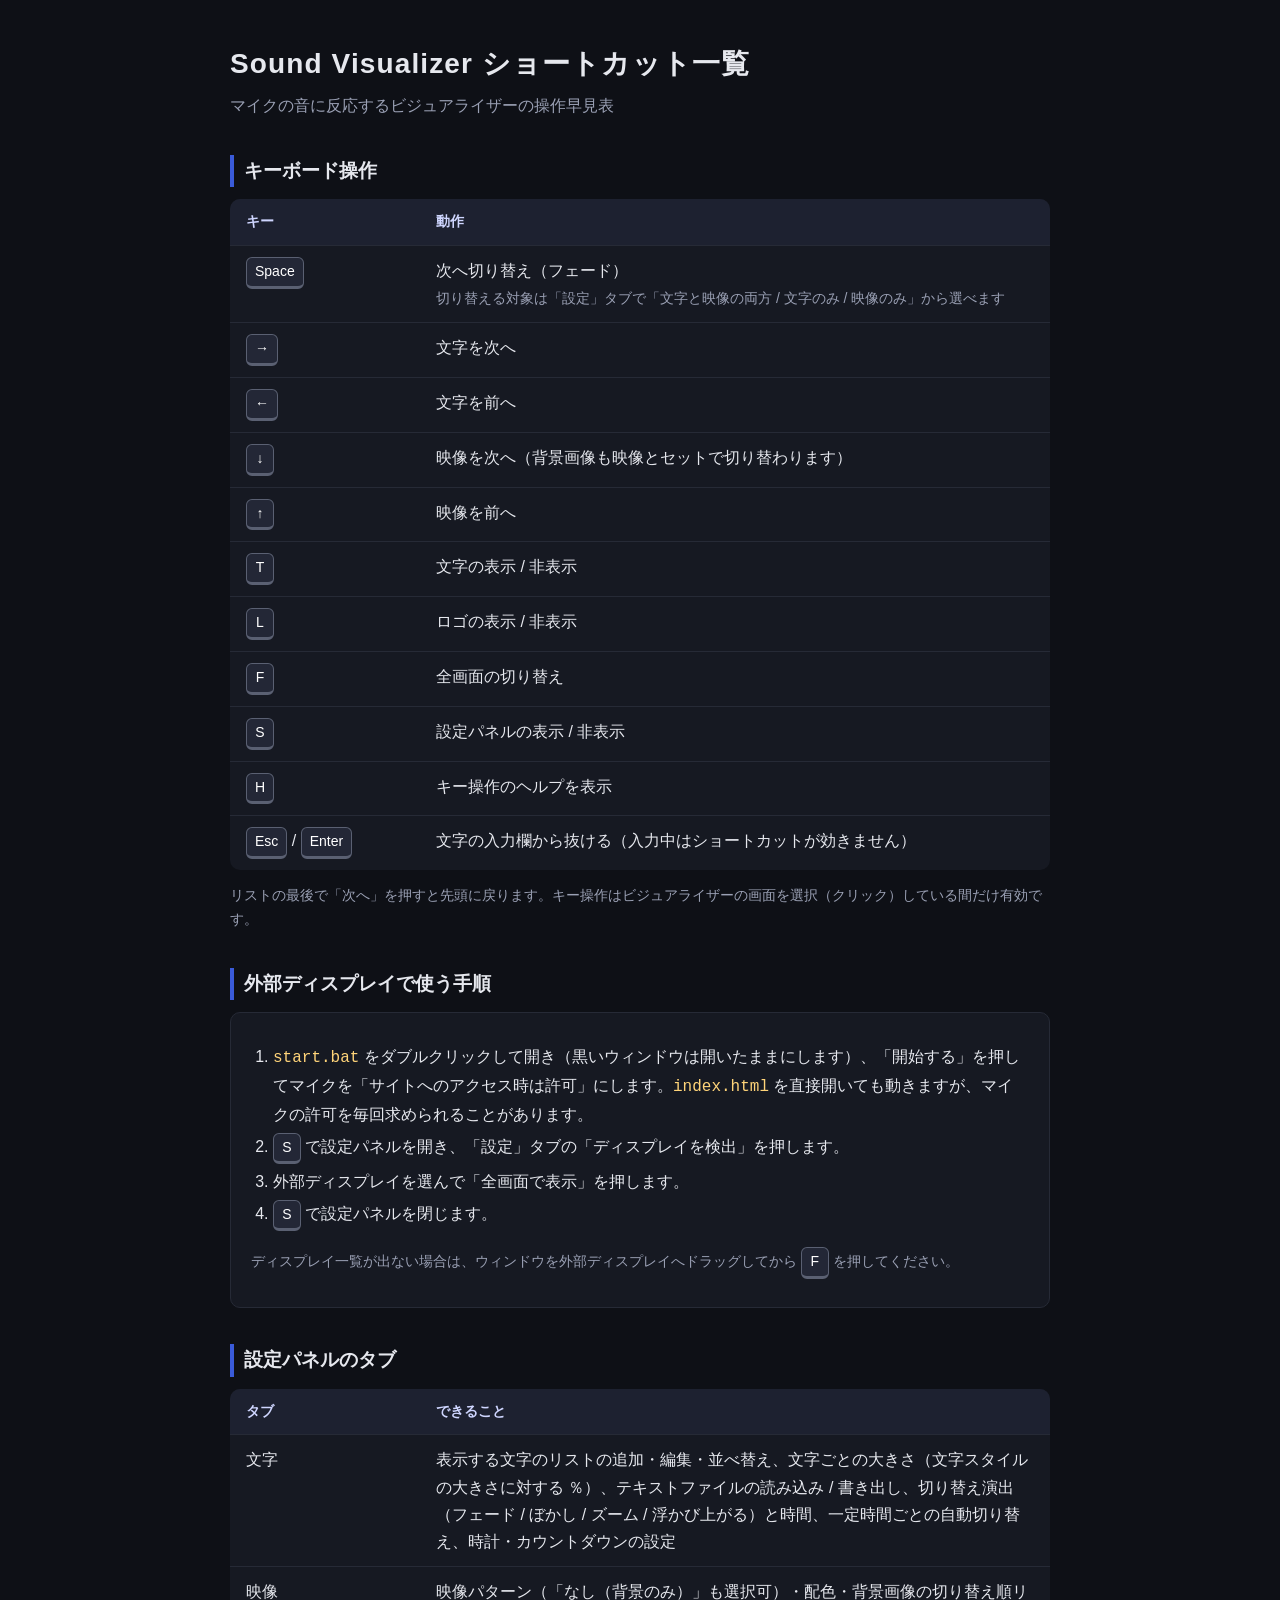
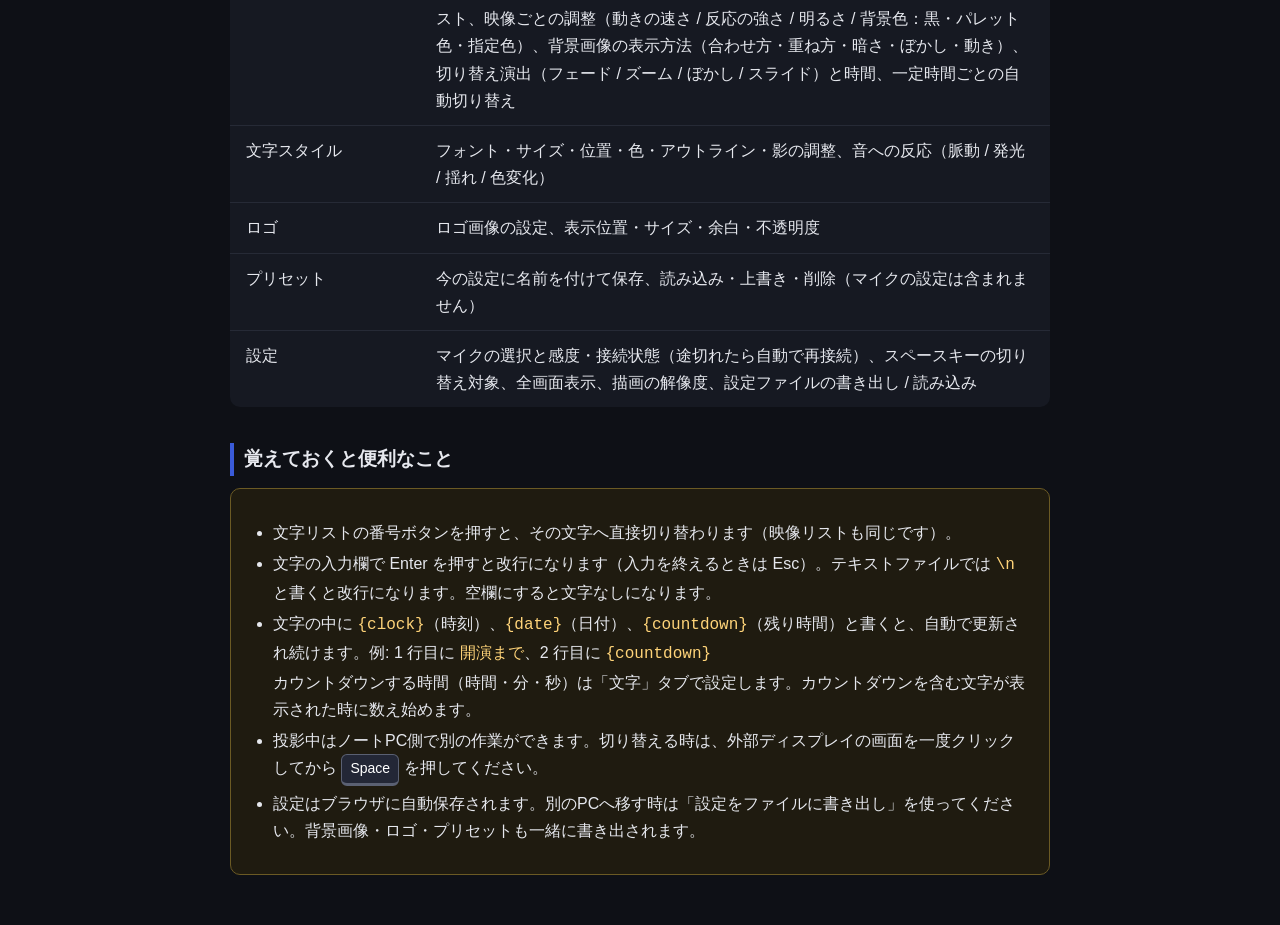
<file: visualizer/shortcuts.html>
<!DOCTYPE html>
<html lang="ja">
<head>
  <meta charset="UTF-8">
  <meta name="viewport" content="width=device-width, initial-scale=1">
  <title>Sound Visualizer ショートカット一覧</title>
  <style>
    * { box-sizing: border-box; }
    body {
      margin: 0;
      padding: 40px 20px 60px;
      background: #0e1016;
      color: #e6e8ee;
      font-family: "Segoe UI", "Yu Gothic UI", "Meiryo", sans-serif;
      line-height: 1.7;
    }
    main { max-width: 820px; margin: 0 auto; }
    h1 { margin: 0 0 4px; font-size: 28px; letter-spacing: 0.04em; }
    .sub { color: #9aa0b4; margin: 0 0 32px; }
    h2 {
      margin: 36px 0 12px;
      padding-left: 10px;
      border-left: 4px solid #3a5bd9;
      font-size: 19px;
    }
    table { width: 100%; border-collapse: collapse; background: #161922; border-radius: 10px; overflow: hidden; }
    th, td { padding: 11px 16px; text-align: left; border-bottom: 1px solid #262a36; vertical-align: top; }
    th { background: #1d2130; color: #cfd6ff; font-weight: 600; font-size: 14px; }
    tr:last-child td { border-bottom: none; }
    td:first-child { width: 190px; white-space: nowrap; }
    kbd {
      display: inline-block;
      min-width: 28px;
      padding: 2px 8px;
      border: 1px solid #5a6072;
      border-bottom-width: 3px;
      border-radius: 6px;
      background: #232736;
      color: #fff;
      font-family: inherit;
      font-size: 14px;
      text-align: center;
    }
    .note { color: #9aa0b4; font-size: 14px; }
    code { font-family: Consolas, monospace; color: #ffd479; }
    ol, ul { padding-left: 22px; }
    li { margin: 4px 0; }
    .box {
      background: #161922;
      border: 1px solid #262a36;
      border-radius: 10px;
      padding: 14px 20px;
    }
    .warn { border-color: #6b5a24; background: #1f1b10; }
    @media print {
      body { background: #fff; color: #000; padding: 0; }
      table, .box { background: #fff; border: 1px solid #bbb; }
      th { background: #eee; color: #000; }
      td, th { border-bottom-color: #ccc; }
      kbd { background: #f4f4f4; color: #000; border-color: #888; }
      .sub, .note { color: #444; }
      .warn { background: #fff; border-color: #bbb; }
      code { color: #000; }
    }
  </style>
</head>
<body>
<main>
  <h1>Sound Visualizer ショートカット一覧</h1>
  <p class="sub">マイクの音に反応するビジュアライザーの操作早見表</p>

  <h2>キーボード操作</h2>
  <table>
    <tr><th>キー</th><th>動作</th></tr>
    <tr><td><kbd>Space</kbd></td><td>次へ切り替え（フェード）<br><span class="note">切り替える対象は「設定」タブで「文字と映像の両方 / 文字のみ / 映像のみ」から選べます</span></td></tr>
    <tr><td><kbd>→</kbd></td><td>文字を次へ</td></tr>
    <tr><td><kbd>←</kbd></td><td>文字を前へ</td></tr>
    <tr><td><kbd>↓</kbd></td><td>映像を次へ（背景画像も映像とセットで切り替わります）</td></tr>
    <tr><td><kbd>↑</kbd></td><td>映像を前へ</td></tr>
    <tr><td><kbd>T</kbd></td><td>文字の表示 / 非表示</td></tr>
    <tr><td><kbd>L</kbd></td><td>ロゴの表示 / 非表示</td></tr>
    <tr><td><kbd>F</kbd></td><td>全画面の切り替え</td></tr>
    <tr><td><kbd>S</kbd></td><td>設定パネルの表示 / 非表示</td></tr>
    <tr><td><kbd>H</kbd></td><td>キー操作のヘルプを表示</td></tr>
    <tr><td><kbd>Esc</kbd> / <kbd>Enter</kbd></td><td>文字の入力欄から抜ける（入力中はショートカットが効きません）</td></tr>
  </table>
  <p class="note">リストの最後で「次へ」を押すと先頭に戻ります。キー操作はビジュアライザーの画面を選択（クリック）している間だけ有効です。</p>

  <h2>外部ディスプレイで使う手順</h2>
  <div class="box">
    <ol>
      <li><code>start.bat</code> をダブルクリックして開き（黒いウィンドウは開いたままにします）、「開始する」を押してマイクを「サイトへのアクセス時は許可」にします。<code>index.html</code> を直接開いても動きますが、マイクの許可を毎回求められることがあります。</li>
      <li><kbd>S</kbd> で設定パネルを開き、「設定」タブの「ディスプレイを検出」を押します。</li>
      <li>外部ディスプレイを選んで「全画面で表示」を押します。</li>
      <li><kbd>S</kbd> で設定パネルを閉じます。</li>
    </ol>
    <p class="note">ディスプレイ一覧が出ない場合は、ウィンドウを外部ディスプレイへドラッグしてから <kbd>F</kbd> を押してください。</p>
  </div>

  <h2>設定パネルのタブ</h2>
  <table>
    <tr><th>タブ</th><th>できること</th></tr>
    <tr><td>文字</td><td>表示する文字のリストの追加・編集・並べ替え、文字ごとの大きさ（文字スタイルの大きさに対する ％）、テキストファイルの読み込み / 書き出し、切り替え演出（フェード / ぼかし / ズーム / 浮かび上がる）と時間、一定時間ごとの自動切り替え、時計・カウントダウンの設定</td></tr>
    <tr><td>映像</td><td>映像パターン（「なし（背景のみ）」も選択可）・配色・背景画像の切り替え順リスト、映像ごとの調整（動きの速さ / 反応の強さ / 明るさ / 背景色：黒・パレット色・指定色）、背景画像の表示方法（合わせ方・重ね方・暗さ・ぼかし・動き）、切り替え演出（フェード / ズーム / ぼかし / スライド）と時間、一定時間ごとの自動切り替え</td></tr>
    <tr><td>文字スタイル</td><td>フォント・サイズ・位置・色・アウトライン・影の調整、音への反応（脈動 / 発光 / 揺れ / 色変化）</td></tr>
    <tr><td>ロゴ</td><td>ロゴ画像の設定、表示位置・サイズ・余白・不透明度</td></tr>
    <tr><td>プリセット</td><td>今の設定に名前を付けて保存、読み込み・上書き・削除（マイクの設定は含まれません）</td></tr>
    <tr><td>設定</td><td>マイクの選択と感度・接続状態（途切れたら自動で再接続）、スペースキーの切り替え対象、全画面表示、描画の解像度、設定ファイルの書き出し / 読み込み</td></tr>
  </table>

  <h2>覚えておくと便利なこと</h2>
  <div class="box warn">
    <ul>
      <li>文字リストの番号ボタンを押すと、その文字へ直接切り替わります（映像リストも同じです）。</li>
      <li>文字の入力欄で Enter を押すと改行になります（入力を終えるときは Esc）。テキストファイルでは <code>\n</code> と書くと改行になります。空欄にすると文字なしになります。</li>
      <li>文字の中に <code>{clock}</code>（時刻）、<code>{date}</code>（日付）、<code>{countdown}</code>（残り時間）と書くと、自動で更新され続けます。例: 1 行目に <code>開演まで</code>、2 行目に <code>{countdown}</code><br>カウントダウンする時間（時間・分・秒）は「文字」タブで設定します。カウントダウンを含む文字が表示された時に数え始めます。</li>
      <li>投影中はノートPC側で別の作業ができます。切り替える時は、外部ディスプレイの画面を一度クリックしてから <kbd>Space</kbd> を押してください。</li>
      <li>設定はブラウザに自動保存されます。別のPCへ移す時は「設定をファイルに書き出し」を使ってください。背景画像・ロゴ・プリセットも一緒に書き出されます。</li>
    </ul>
  </div>
</main>
</body>
</html>
</file>
<file: assets/css/hideyssy.css>
/* ━━━━━━━━━━━━━━━━━━━━━━━━━━━━━━━━━━━━━━━━
   Hidéyssy — 共通スタイル
   style.css
━━━━━━━━━━━━━━━━━━━━━━━━━━━━━━━━━━━━━━━━ */

*,
*::before,
*::after {
    margin: 0;
    padding: 0;
    box-sizing: border-box;
}

/* ── 視覚的には隠すが、検索エンジンやスクリーンリーダーには読ませる ── */
.visually-hidden {
    position: absolute;
    width: 1px;
    height: 1px;
    padding: 0;
    margin: -1px;
    overflow: hidden;
    clip: rect(0, 0, 0, 0);
    white-space: nowrap;
    border: 0;
}

:root {
    --cream: #f5f2ec;
    --ink: #1a1814;
    --warm-gray: #5c5850;
    --line: rgba(26, 24, 20, 0.12);
}

html,
body {
    height: 100%;
}

body {
    background-color: var(--cream);
    color: var(--ink);
    font-family: 'Cormorant Garamond', 'Noto Serif JP', Georgia, serif;
    min-height: 100vh;
    display: flex;
    flex-direction: column;
    overflow-x: hidden;
}

/* ── Grain ── */
body::before {
    content: '';
    position: fixed;
    inset: 0;
    background-image: url("data:image/svg+xml,%3Csvg viewBox='0 0 512 512' xmlns='http://www.w3.org/2000/svg'%3E%3Cfilter id='noise'%3E%3CfeTurbulence type='fractalNoise' baseFrequency='0.75' numOctaves='4' stitchTiles='stitch'/%3E%3C/filter%3E%3Crect width='100%25' height='100%25' filter='url(%23noise)' opacity='0.04'/%3E%3C/svg%3E");
    pointer-events: none;
    z-index: 100;
    opacity: 0.5;
}

/* ── Header ── */
header {
    display: flex;
    justify-content: center;
    align-items: center;
    padding: 0.6rem 3rem;
    position: sticky;
    top: 0;
    z-index: 50;
    opacity: 0;
    animation: fadeUp 1s ease forwards 0.2s;
    background-color: rgba(245, 242, 236, 0.88);
    backdrop-filter: blur(12px);
    -webkit-backdrop-filter: blur(12px);
    border-bottom: 1px solid var(--line);
}

.logo {
    display: inline-block;
    text-decoration: none;
    transition: opacity 0.3s ease;
}

.logo:hover {
    opacity: 0.45;
}

.logo img {
    height: 3.5rem;
    width: auto;
    display: block;
}

nav.header-nav {
    position: absolute;
    right: 3rem;
    top: 50%;
    transform: translateY(-50%);
}

.menu-toggle {
    display: flex;
    width: 2.4rem;
    height: 2.4rem;
    flex-direction: column;
    justify-content: center;
    align-items: center;
    gap: 5px;
    border: 1px solid var(--line);
    background: transparent;
    color: var(--ink);
    cursor: pointer;
    transition: border-color 0.3s ease, opacity 0.3s ease;
}

.menu-toggle:hover {
    border-color: rgba(26, 24, 20, 0.4);
}

.menu-toggle span {
    width: 1rem;
    height: 1px;
    background: currentColor;
    transition: transform 0.3s ease;
}

.menu-toggle[aria-expanded="true"] span:first-child {
    transform: translateY(3px) rotate(45deg);
}

.menu-toggle[aria-expanded="true"] span:nth-child(2) {
    opacity: 0;
}

.menu-toggle[aria-expanded="true"] span:last-child {
    transform: translateY(-9px) rotate(-45deg);
}

.header-menu {
    position: absolute;
    top: calc(100% + 0.8rem);
    right: 0;
    display: flex;
    min-width: 13rem;
    flex-direction: column;
    gap: 1.2rem;
    padding: 1.3rem;
    border: 1px solid var(--line);
    background: var(--cream);
    box-shadow: 0 0.8rem 2rem rgba(26, 24, 20, 0.08);
}

.header-menu[hidden] {
    display: none;
}

.filter-options {
    display: flex;
    flex-direction: column;
    gap: 0.15rem;
}

.filter-option {
    padding: 0.45rem 0;
    border: 0;
    background: transparent;
    color: var(--warm-gray);
    cursor: pointer;
    font-family: 'Cormorant Garamond', serif;
    font-size: 0.75rem;
    letter-spacing: 0.2em;
    text-align: left;
    text-transform: uppercase;
    transition: color 0.3s ease;
}

.filter-option:hover,
.filter-option.is-active {
    color: var(--ink);
}

.filter-option.is-active {
    text-decoration: underline;
    text-underline-offset: 0.3rem;
}

.header-menu .nav-item {
    align-self: flex-start;
}

.nav-item {
    font-family: 'Cormorant Garamond', serif;
    font-size: 0.72rem;
    letter-spacing: 0.18em;
    text-transform: uppercase;
    color: var(--warm-gray);
    text-decoration: none;
    transition: color 0.3s ease;
    position: relative;
    padding-bottom: 0.2rem;
}

.nav-item::after {
    content: '';
    position: absolute;
    bottom: 0;
    left: 0;
    width: 0;
    height: 1px;
    background: var(--ink);
    transition: width 0.4s cubic-bezier(0.16, 1, 0.3, 1);
}

.nav-item:hover {
    color: var(--ink);
}

.nav-item:hover::after {
    width: 100%;
}

.nav-item.active {
    color: var(--ink);
}

.nav-item.active::after {
    width: 100%;
}

/* ── Main ── */
main {
    flex: 1;
    display: flex;
    flex-direction: column;
    justify-content: center;
    padding: 5rem 3rem 8rem;
    max-width: 1200px;
    /* 1100 → 1200 */
    margin: 0 auto;
    width: 100%;
}

/* ── Eyebrow ── */
.eyebrow {
    display: flex;
    align-items: center;
    gap: 1.2rem;
    margin-bottom: 2.0rem;
    opacity: 0;
    animation: fadeUp 1s ease forwards 0.6s;
}

.eyebrow span {
    font-family: 'Cormorant Garamond', serif;
    font-size: 0.68rem;
    letter-spacing: 0.22em;
    text-transform: uppercase;
    color: var(--warm-gray);
}

.eyebrow .dot {
    width: 2.5px;
    height: 2.5px;
    border-radius: 50%;
    background: var(--warm-gray);
    opacity: 0.5;
}

/* ── Footer ── */
footer {
    display: flex;
    justify-content: space-between;
    align-items: center;
    padding: 2rem 3rem;
    border-top: 1px solid var(--line);
    /* 追加 */
    opacity: 0;
    animation: fadeUp 1s ease forwards 1.8s;
}

.footer-left {
    font-family: 'Cormorant Garamond', serif;
    font-size: 0.75rem;
    letter-spacing: 0.15em;
    text-transform: uppercase;
    color: var(--ink);
}

.footer-center {
    font-family: 'Noto Serif JP', serif;
    font-weight: 300;
    font-size: 0.75rem;
    letter-spacing: 0.14em;
    color: var(--warm-gray);
}

.footer-right {
    font-family: 'Cormorant Garamond', serif;
    font-size: 0.75rem;
    letter-spacing: 0.15em;
    color: var(--ink);
}

/* ── Vertical text ── */
.vert-text {
    position: fixed;
    right: 2.2rem;
    top: 50%;
    transform: translateY(-50%) rotate(90deg);
    font-family: 'Cormorant Garamond', serif;
    font-size: 0.52rem;
    letter-spacing: 0.38em;
    text-transform: uppercase;
    color: rgba(26, 24, 20, 0.13);
    white-space: nowrap;
    opacity: 0;
    animation: fadeUp 1s ease forwards 2.2s;
}

/* ── Animations ── */
@keyframes fadeUp {
    from {
        opacity: 0;
        transform: translateY(14px);
    }

    to {
        opacity: 1;
        transform: translateY(0);
    }
}

@keyframes slideUp {
    from {
        opacity: 0;
        transform: translateY(65px);
    }

    to {
        opacity: 1;
        transform: translateY(0);
    }
}

/* ── Scroll fade-in (JS で .is-visible を付与) ── */
.scroll-fade {
    opacity: 0;
    transform: translateY(24px);
    transition: opacity 0.7s ease, transform 0.7s cubic-bezier(0.16, 1, 0.3, 1);
}

.scroll-fade.is-visible {
    opacity: 1;
    transform: translateY(0);
}

/* ── Responsive ── */
@media (max-width: 700px) {
    header {
        padding: 0.6rem 1.4rem;
    }

    nav.header-nav {
        right: 1.4rem;
    }

    .logo img {
        height: 2.4rem;
    }

    main {
        padding: 3rem 1.8rem 6rem;
    }

    footer {
        padding: 1.8rem;
        flex-direction: column;
        align-items: flex-start;
        gap: 0.6rem;
    }

    .vert-text {
        display: none;
    }
}

/* ━━━━━━━━━━━━━━━━━━━━━━━━━━━━━━━━━━━━━━━━
   Hidéyssy — TOPページ固有スタイル
   index.css
━━━━━━━━━━━━━━━━━━━━━━━━━━━━━━━━━━━━━━━━ */

/* ── Hero Image ── */
.hero {
    width: 100%;
    opacity: 0;
    animation: fadeUp 1.2s ease forwards 0.3s;
    overflow: hidden;
    margin-bottom: 2rem;
}

main.is-filtering > .eyebrow,
main.is-filtering > .hero,
main.is-filtering > .mid-section {
    display: none;
}

main.is-filtering {
    padding-top: 2rem;
}

main.is-filtering > .timeline {
    margin-top: 0;
}

.hero img {
    width: 100%;
    height: 72vh;
    /* 60 → 72vh */
    object-fit: cover;
    object-position: center;
    display: block;
}

/* ── Headline ── */
.headline {
    font-family: 'Cormorant Garamond', serif;
    font-weight: 300;
    font-size: clamp(2.8rem, 6.5vw, 6rem);
    line-height: 1.1;
    letter-spacing: 0.01em;
    color: var(--ink);
}

.headline .line {
    display: block;
    overflow: hidden;
    padding-bottom: 0.15em;
}

.headline .line-inner {
    display: block;
    opacity: 0;
    transform: translateY(65px);
    animation: slideUp 1.1s cubic-bezier(0.16, 1, 0.3, 1) forwards;
}

.headline .line:nth-child(1) .line-inner {
    animation-delay: 0.7s;
}

.headline .line:nth-child(2) .line-inner {
    animation-delay: 0.85s;
}

.headline .line:nth-child(3) .line-inner {
    animation-delay: 1.0s;
}

.headline em {
    font-style: italic;
    font-weight: 300;
}

/* ── Mid Section ── */
.mid-section {
    display: flex;
    align-items: flex-start;
    gap: 5rem;
    margin-top: 2rem;
    padding-top: 1.5rem;
    opacity: 0;
    animation: fadeUp 1s ease forwards 1.4s;
}

.description-block {
    flex: 1;
}

.desc-label {
    font-family: 'Cormorant Garamond', serif;
    font-size: 0.68rem;
    letter-spacing: 0.2em;
    text-transform: uppercase;
    color: var(--warm-gray);
    margin-bottom: 1.2rem;
}

.description {
    font-family: 'Noto Serif JP', serif;
    font-weight: 300;
    font-size: 1.05rem;
    /* 0.95 → 1.05rem */
    line-height: 2.3;
    letter-spacing: 0.05em;
    color: var(--ink);
    max-width: 30em;
}

.description .en-sub {
    display: block;
    margin-top: 1rem;
    font-family: 'Cormorant Garamond', serif;
    font-style: italic;
    font-weight: 300;
    font-size: 0.88rem;
    line-height: 1.9;
    color: var(--warm-gray);
    letter-spacing: 0.02em;
}

/* ── SNS Links ── */
.links-block {
    display: flex;
    flex-direction: row;
    align-items: center;
    gap: 1.4rem;
    padding-top: 2rem;
}

.sns-link {
    display: flex;
    flex-direction: column;
    align-items: center;
    gap: 0.45rem;
    text-decoration: none;
    color: var(--warm-gray);
    opacity: 1;
    transition: opacity 0.3s ease, color 0.3s ease;
}

.sns-link:hover {
    opacity: 1;
    color: var(--ink);
}

.sns-icon {
    width: 1.35rem;
    height: 1.35rem;
}

.sns-label {
    font-family: 'Cormorant Garamond', serif;
    font-size: 0.65rem;
    letter-spacing: 0.16em;
    text-transform: uppercase;
}

/* ── Games Card (timeline内) ── */
.card--games .games-links {
    display: flex;
    gap: 10px;
    flex-wrap: wrap;
    margin-top: 1.2rem;
}

.game-link {
    display: inline-flex;
    align-items: center;
    gap: 8px;
    padding: 10px 20px;
    border: 1px solid var(--line);
    font-family: 'Cormorant Garamond', serif;
    font-size: 1rem;
    letter-spacing: 0.08em;
    color: var(--ink);
    text-decoration: none;
    transition: background 0.25s ease, border-color 0.25s ease;
}

.game-link:hover {
    background: rgba(26, 24, 20, 0.04);
    border-color: rgba(26, 24, 20, 0.4);
}

.game-link .arrow {
    font-size: 0.75rem;
    opacity: 0.45;
}

/* ── Timeline ── */
.timeline {
    margin-top: 5rem;
    display: flex;
    flex-direction: column;
    gap: 4rem;
    /* 5 → 4rem */
}

/* ── Card ── */
.card {
    display: block;
    text-decoration: none;
    color: inherit;
    overflow: hidden;
    /* zoom が枠外に出ないよう追加 */
}

.card[hidden] {
    display: none;
}

.card-img {
    width: 100%;
    aspect-ratio: 16 / 9;
    object-fit: cover;
    display: block;
    margin-bottom: 1.4rem;
    transition: opacity 0.5s ease, transform 0.5s ease;
    transform-origin: center;
}

.card:hover .card-img {
    opacity: 0.88;
    transform: scale(1.015);
}

.card-category {
    font-family: 'Cormorant Garamond', serif;
    font-size: 0.72rem;
    letter-spacing: 0.14em;
    text-transform: uppercase;
    color: var(--cream);
    background: var(--ink);
    padding: 0.35em 0.7em;
    display: inline-block;
    flex-shrink: 0;
}

.card-title {
    font-family: 'Cormorant Garamond', serif;
    font-weight: 400;
    font-size: 1.9rem;
    /* 1.4 → 1.9rem */
    letter-spacing: 0.02em;
    color: var(--ink);
    margin-bottom: 0.7rem;
    line-height: 1.25;
    display: inline-flex;
    align-items: center;
    gap: 0.8rem;
}

.card-title-text {
    position: relative;
    display: inline-block;
}

.card-title-text::after {
    content: '';
    position: absolute;
    bottom: -2px;
    left: 0;
    width: 0;
    height: 1px;
    background: var(--ink);
    transition: width 0.4s cubic-bezier(0.16, 1, 0.3, 1);
}

.card:hover .card-title-text::after {
    width: 100%;
}

.card-desc {
    font-family: 'Noto Serif JP', serif;
    font-weight: 400;
    font-size: 1.05rem;
    line-height: 1.95;
    color: var(--warm-gray);
    letter-spacing: 0.02em;
    max-width: 48em;
    transition: color 0.3s ease;
}

.card:hover .card-desc {
    color: var(--ink);
}

/* ── アコーディオン（歌詞用） ── */
.lyrics-block {
    margin-top: 0.5rem;
    max-width: 36em;
    border-left: 1px solid var(--line);
    padding-left: 1.8rem;
}

.lyrics-preview {
    font-family: 'Noto Serif JP', serif;
    font-weight: 400;
    font-size: 0.95rem;
    line-height: 2.3;
    letter-spacing: 0.04em;
    color: var(--ink);
}

.lyrics-full {
    font-family: 'Noto Serif JP', serif;
    font-weight: 400;
    font-size: 0.95rem;
    line-height: 2.3;
    letter-spacing: 0.04em;
    color: var(--ink);
    overflow: hidden;
    max-height: 0;
    transition: max-height 0.6s cubic-bezier(0.16, 1, 0.3, 1);
}

.lyrics-full.is-open {
    max-height: 2000px;
}

.lyrics-toggle {
    display: inline-flex;
    align-items: center;
    gap: 0.5rem;
    margin-top: 1.2rem;
    font-family: 'Cormorant Garamond', serif;
    font-size: 0.72rem;
    letter-spacing: 0.15em;
    text-transform: uppercase;
    color: var(--warm-gray);
    background: none;
    border: none;
    cursor: pointer;
    padding: 0;
    transition: color 0.3s ease;
}

.lyrics-toggle:hover {
    color: var(--ink);
}

.lyrics-toggle-icon {
    display: inline-block;
    width: 10px;
    height: 10px;
    position: relative;
    transition: transform 0.4s ease;
}

.lyrics-toggle-icon::before,
.lyrics-toggle-icon::after {
    content: '';
    position: absolute;
    background: currentColor;
}

.lyrics-toggle-icon::before {
    width: 10px;
    height: 1px;
    top: 50%;
    left: 0;
    transform: translateY(-50%);
}

.lyrics-toggle-icon::after {
    width: 1px;
    height: 10px;
    left: 50%;
    top: 0;
    transform: translateX(-50%);
    transition: transform 0.4s ease, opacity 0.4s ease;
}

.lyrics-toggle.is-open .lyrics-toggle-icon::after {
    transform: translateX(-50%) rotate(90deg);
    opacity: 0;
}

/* ── Responsive（TOP固有） ── */
@media (max-width: 700px) {

    /* mainのpaddingを越えて広げつつ、左右にごく小さい余白だけ残す */
    .hero {
        width: calc(100% + 2.4rem);
        margin-left: -1.2rem;
    }

    .hero img {
        height: auto;
        aspect-ratio: 4 / 3;
    }

    /* カード画像も同様に、横長のまま左右の余白を小さくして大きく見せる */
    /* .card の overflow:hidden がはみ出し分をクリップしてしまうため、モバイルでは解除する */
    .card {
        overflow: visible;
    }

    .card-img {
        width: calc(100% + 2.4rem);
        margin-left: -1.2rem;
    }

    .mid-section {
        flex-direction: column;
        gap: 2rem;
    }

    .links-block {
        flex-direction: row;
        gap: 1.8rem;
        padding-top: 0;
    }

    .card-title {
        font-size: 1.5rem;
    }
}

/* ━━━━━━━━━━━━━━━━━━━━━━━━━━━━━━━━━━━━━━━━
   Hidéyssy — Contactページ固有スタイル
   contact.css
━━━━━━━━━━━━━━━━━━━━━━━━━━━━━━━━━━━━━━━━ */

/* contact.html の main は eyebrow の余白を多めに */
.eyebrow {
    margin-bottom: 3.5rem;
}

/* ── Page Title ── */
.page-title {
    font-family: 'Cormorant Garamond', serif;
    font-weight: 300;
    font-size: clamp(2.8rem, 6vw, 5.5rem);
    line-height: 1.05;
    letter-spacing: 0.02em;
    color: var(--ink);
    overflow: hidden;
    opacity: 0;
    animation: fadeUp 1.1s cubic-bezier(0.16, 1, 0.3, 1) forwards 0.5s;
    margin-bottom: 1rem;
}

.page-title em {
    font-style: italic;
    font-weight: 300;
}

.page-subtitle {
    font-family: 'Noto Serif JP', serif;
    font-weight: 200;
    font-size: 0.75rem;
    letter-spacing: 0.2em;
    color: var(--warm-gray);
    opacity: 0;
    animation: fadeUp 1s ease forwards 0.7s;
    margin-bottom: 5rem;
}

/* ── Contact Block ── */
.contact-section {
    border-top: 1px solid var(--line);
    padding-top: 3rem;
    opacity: 0;
    animation: fadeUp 1s ease forwards 0.9s;
}

.contact-row {
    display: flex;
    align-items: baseline;
    gap: 4rem;
    padding: 2rem 0;
    border-bottom: 1px solid var(--line);
}

.contact-label {
    font-family: 'Cormorant Garamond', serif;
    font-size: 0.72rem;
    letter-spacing: 0.18em;
    text-transform: uppercase;
    color: var(--warm-gray);
    min-width: 80px;
}

.contact-value {
    font-family: 'Cormorant Garamond', serif;
    font-weight: 300;
    font-size: 1.15rem;
    letter-spacing: 0.05em;
    color: var(--ink);
    text-decoration: none;
    position: relative;
    padding-bottom: 0.15rem;
    transition: opacity 0.3s ease;
}

.contact-value::after {
    content: '';
    position: absolute;
    bottom: 0;
    left: 0;
    width: 0;
    height: 1px;
    background: var(--ink);
    transition: width 0.5s cubic-bezier(0.16, 1, 0.3, 1);
}

.contact-value:hover {
    opacity: 0.6;
}

.contact-value:hover::after {
    width: 100%;
}

.contact-note {
    font-family: 'Noto Serif JP', serif;
    font-weight: 300;
    font-size: 0.72rem;
    letter-spacing: 0.1em;
    color: var(--warm-gray);
    margin-left: auto;
}

/* ── Responsive（Contact固有） ── */
@media (max-width: 700px) {
    .contact-row {
        flex-direction: column;
        gap: 0.8rem;
    }

    .contact-note {
        margin-left: 0;
    }
}
</file>
<file: visualizer/css/style.css>
* { box-sizing: border-box; }

html, body {
  margin: 0;
  height: 100%;
  background: #000;
  color: #eee;
  overflow: hidden;
  font-family: "Segoe UI", "Yu Gothic UI", "Meiryo", sans-serif;
}

body.hide-cursor, body.hide-cursor * { cursor: none !important; }

#stage {
  position: fixed;
  inset: 0;
  overflow: hidden;
}

.layer {
  position: absolute;
  inset: 0;
  overflow: hidden;
  isolation: isolate;
  background: #000;
}

.layer-bg {
  position: absolute;
  inset: 0;
  background-position: center;
  background-repeat: no-repeat;
  will-change: transform;
}

.layer canvas {
  position: absolute;
  inset: 0;
  width: 100%;
  height: 100%;
  display: block;
}

#finish { position: absolute; inset: 0; overflow: hidden; pointer-events: none; }
#finish.off { display: none; }
#vignette {
  position: absolute;
  inset: 0;
  background: radial-gradient(ellipse at center, rgba(0, 0, 0, 0) 55%, rgba(0, 0, 0, 0.5) 100%);
}
#grain {
  position: absolute;
  inset: -100px;
  opacity: 0.06;
  mix-blend-mode: overlay;
  animation: grain-shift 0.9s steps(6) infinite;
}
@keyframes grain-shift {
  0% { transform: translate(0, 0); }
  20% { transform: translate(-37px, 21px); }
  40% { transform: translate(28px, -44px); }
  60% { transform: translate(-15px, 52px); }
  80% { transform: translate(46px, 13px); }
  100% { transform: translate(-22px, -30px); }
}

#logo {
  position: absolute;
  width: auto;
  max-width: 45vw;
  object-fit: contain;
  pointer-events: none;
  transition: opacity 0.6s ease;
}
#logo.off { display: none; }

#text-wrap {
  position: absolute;
  left: 50%;
  top: 50%;
  display: grid;
  max-width: 94vw;
  transform: translate(-50%, -50%);
  pointer-events: none;
  white-space: pre-line;
  overflow-wrap: anywhere;
  paint-order: stroke fill;
  transition: opacity 0.6s ease;
  will-change: transform;
}

#text-wrap.off { opacity: 0 !important; }

.text-layer {
  grid-area: 1 / 1;
  align-self: center;
  opacity: 0;
  paint-order: stroke fill;
}

/* ---------- start overlay ---------- */
#start-overlay {
  position: fixed;
  inset: 0;
  display: flex;
  align-items: center;
  justify-content: center;
  background: rgba(0, 0, 0, 0.6);
  z-index: 50;
}
#start-overlay.hidden { display: none; }
.start-box {
  text-align: center;
  padding: 40px 48px;
  background: rgba(20, 22, 30, 0.9);
  border: 1px solid #333;
  border-radius: 14px;
}
.start-box h1 { margin: 0 0 12px; font-weight: 600; letter-spacing: 0.05em; }
.start-box button { margin: 6px; }
.hint { color: #999; font-size: 13px; margin-top: 18px; }
.error { color: #ff7a7a; font-size: 14px; min-height: 1em; }

/* ---------- toast ---------- */
#toast {
  position: fixed;
  left: 16px;
  bottom: 16px;
  padding: 8px 14px;
  background: rgba(0, 0, 0, 0.75);
  border: 1px solid #444;
  border-radius: 8px;
  font-size: 14px;
  opacity: 0;
  transition: opacity 0.3s;
  pointer-events: none;
  z-index: 40;
}
#toast.show { opacity: 1; }

/* ---------- help ---------- */
#help {
  position: fixed;
  left: 50%;
  top: 50%;
  transform: translate(-50%, -50%);
  width: min(560px, 92vw);
  padding: 20px 26px;
  background: rgba(16, 18, 26, 0.96);
  border: 1px solid #444;
  border-radius: 12px;
  z-index: 60;
  font-size: 14px;
  line-height: 1.6;
}
#help.hidden { display: none; }
#help h2 { margin-top: 0; }
#help td { padding: 3px 12px 3px 0; }

kbd {
  display: inline-block;
  padding: 1px 6px;
  border: 1px solid #666;
  border-bottom-width: 2px;
  border-radius: 4px;
  background: #222;
  font-family: inherit;
  font-size: 0.9em;
}

/* ---------- panel ---------- */
#panel {
  position: fixed;
  top: 0;
  right: 0;
  bottom: 0;
  width: min(440px, 100vw);
  display: flex;
  flex-direction: column;
  background: rgba(14, 16, 22, 0.93);
  border-left: 1px solid #333;
  backdrop-filter: blur(6px);
  z-index: 30;
  font-size: 14px;
}
#panel.hidden { display: none; }

#panel header {
  display: flex;
  align-items: center;
  border-bottom: 1px solid #333;
  padding: 8px;
  gap: 6px;
}
#tabs { display: flex; gap: 4px; flex: 1; flex-wrap: wrap; }
#tabs button { padding: 6px 10px; }
#tabs button.active { background: #3a5bd9; border-color: #3a5bd9; color: #fff; }
#panel-close { padding: 4px 10px; }

.tab-body { display: none; padding: 12px 14px 40px; overflow-y: auto; flex: 1; }
.tab-body.active { display: block; }
.tab-body h3 { margin: 18px 0 6px; font-size: 15px; color: #cfd6ff; }
.tab-body h3:first-child { margin-top: 4px; }

button, select, input[type="text"], textarea, .item-list .text-scale {
  font: inherit;
  color: #eee;
  background: #252833;
  border: 1px solid #444a5a;
  border-radius: 6px;
  padding: 5px 9px;
}
button { cursor: pointer; }
button:hover { background: #2f3342; }
button.primary { background: #3a5bd9; border-color: #3a5bd9; color: #fff; }
button.primary:hover { background: #4b6af0; }
select { max-width: 100%; }

.row { display: flex; gap: 6px; flex-wrap: wrap; align-items: center; margin: 8px 0; }
.nav-row { justify-content: space-between; }
.pos { font-variant-numeric: tabular-nums; color: #bbb; }
.note { color: #999; font-size: 12px; margin: 6px 0; line-height: 1.5; }
.note code { color: #ffd479; font-family: Consolas, monospace; }

.field { display: block; margin: 10px 0; }
.field input[type="range"], .field select,
.field input[type="text"] { display: block; width: 100%; margin-top: 4px; }
.duration label { display: flex; align-items: center; gap: 4px; }
.duration input[type="number"] {
  width: 64px;
  font: inherit;
  color: #eee;
  background: #252833;
  border: 1px solid #444a5a;
  border-radius: 6px;
  padding: 5px 6px;
}
.val { color: #ffd479; font-variant-numeric: tabular-nums; }
.check { display: flex; align-items: center; gap: 6px; margin: 8px 0; cursor: pointer; }

.colors label { display: flex; align-items: center; gap: 6px; }
input[type="color"] { width: 36px; height: 26px; padding: 0; border: 1px solid #444; background: none; }

.item-list { list-style: none; padding: 0; margin: 6px 0; }
.item-list li {
  display: flex;
  align-items: flex-start;
  gap: 4px;
  padding: 3px;
  border-radius: 6px;
  border: 1px solid transparent;
}
.item-list li.current { border-color: #3a5bd9; background: rgba(58, 91, 217, 0.15); }
.item-list .num {
  min-width: 30px;
  padding: 4px 6px;
  text-align: center;
  font-variant-numeric: tabular-nums;
}
.item-list input[type="text"] { flex: 1; min-width: 0; }
.item-list .text-input {
  flex: 1;
  min-width: 0;
  resize: none;
  font: inherit;
  line-height: 1.4;
  overflow-y: auto;
}
.item-list .text-scale { width: 58px; flex: none; text-align: right; padding: 5px 4px; }
.item-list .text-scale.changed { color: #8fb4ff; }
.item-list .pct { color: #888; font-size: 12px; margin-left: -2px; }
.item-list select { flex: 1; min-width: 0; }
.item-list .mini { padding: 3px 7px; font-size: 12px; }
.item-list li.visual-item { flex-wrap: wrap; }
.item-list .sub-row { display: flex; align-items: center; gap: 6px; width: 100%; padding-left: 34px; }
.item-list .sub-row .none { color: #777; font-size: 12px; }

.thumb {
  width: 64px;
  height: 36px;
  object-fit: cover;
  border: 1px solid #444a5a;
  border-radius: 4px;
  background: #111;
}
.logo-thumb { width: 120px; height: 68px; object-fit: contain; }

.item-list .adjust { width: 100%; padding-left: 34px; font-size: 12px; }
.item-list .adjust summary { cursor: pointer; color: #9aa0b4; padding: 2px 0; }
.item-list .adjust label { display: flex; align-items: center; gap: 8px; margin: 3px 0; }
.item-list .adjust label span:first-child { width: 80px; flex: none; }
.item-list .adjust input[type="range"] { flex: 1; }
.item-list .adjust .val { width: 36px; text-align: right; }
.item-list .adjust select { flex: 1; }
.item-list .adjust input[type="color"] { width: 40px; height: 24px; padding: 0; flex: none; }

.preset-list li { flex-wrap: wrap; }
.preset-list .preset-name { flex: 1; min-width: 0; font-weight: 600; overflow: hidden; text-overflow: ellipsis; white-space: nowrap; }
.preset-list .preset-date { width: 100%; color: #888; font-size: 11px; }

.reaction-grid { display: grid; grid-template-columns: 1fr 1fr; gap: 6px; }
.toggle { display: flex; flex-direction: column; align-items: flex-start; padding: 8px 10px; text-align: left; }
.toggle small { color: #999; font-size: 11px; margin-top: 2px; }
.toggle.on { background: #1f6f4a; border-color: #2fae73; color: #fff; }
.toggle.on small { color: #cfeedd; }

.meter { height: 8px; background: #222; border-radius: 4px; overflow: hidden; margin: 6px 0; }
#meter-bar { height: 100%; width: 0; background: linear-gradient(90deg, #2fae73, #ffd479, #ff5e5e); }

.hidden { display: none; }
</file>
